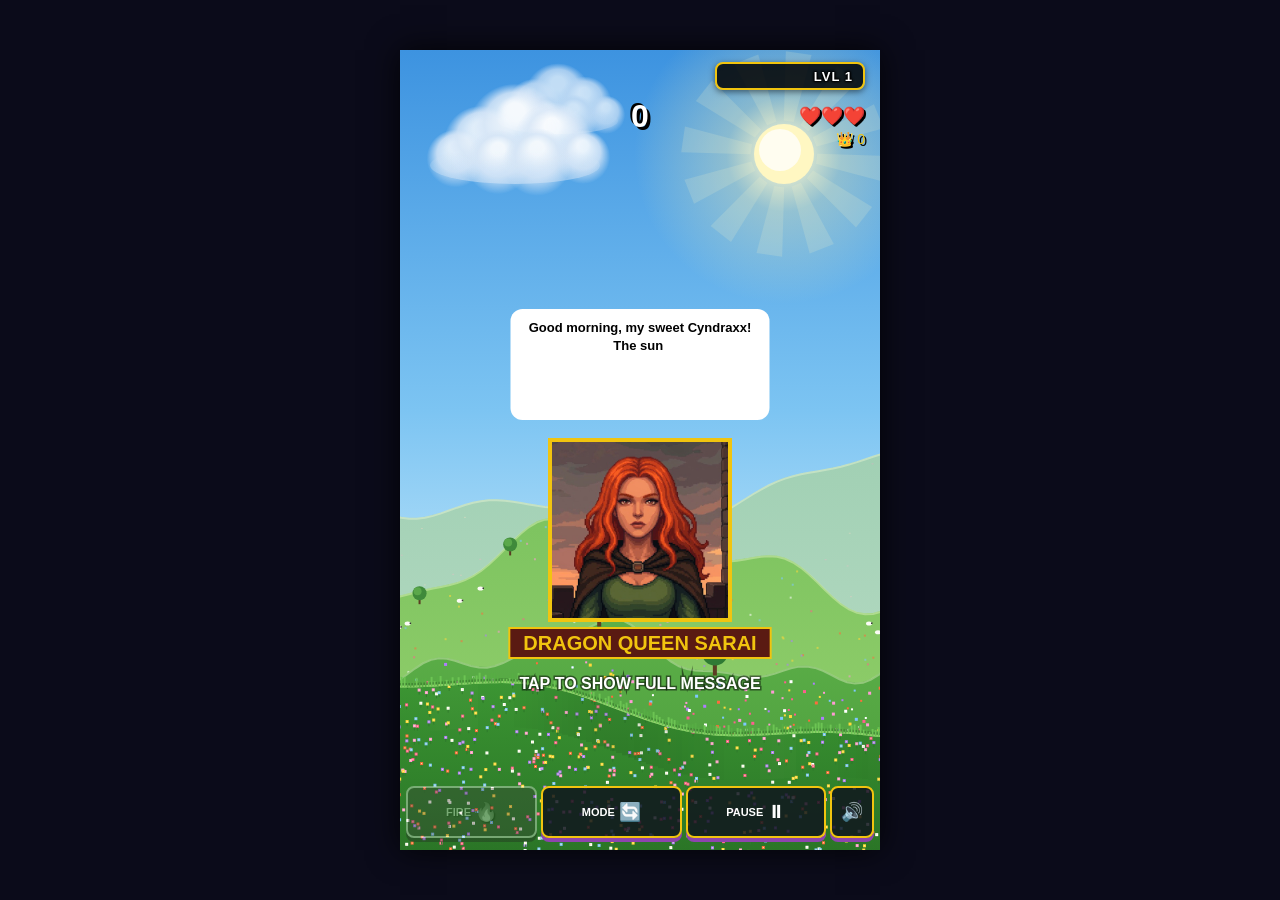
<file: index.html>
<!DOCTYPE html>
<html lang="en">
<head>
  <meta charset="UTF-8">
  <meta name="viewport" content="width=device-width, initial-scale=1.0, maximum-scale=1.0, user-scalable=no">
  <title>Flappy Dragon Conqueror</title>
  <link rel="manifest" href="manifest.json">
  <meta name="theme-color" content="#0b0b1a">
  <link rel="stylesheet" href="src/style.css">
</head>
<body>

<!-- Level & Cutscene Audio Tracks -->
  <audio id="bgMusic" src="assets/audio/battleground_remastered.mp3" loop preload="auto"></audio>
  <audio id="uiMusic" src="assets/audio/EpicOrchestralFantasy.mp3" loop preload="auto"></audio>
  <audio id="cutsceneMusic" src="assets/audio/Dark Descent.mp3" loop preload="auto"></audio>

  <!-- Sound Effects Preload (Only existing files) -->
  <audio id="sfxBoost" src="assets/audio/wings_flap_large.flac" preload="auto"></audio>
  <audio id="sfxRockBreak" src="assets/audio/rock_breaking.flac" preload="auto"></audio>
  <audio id="sfxArrow" src="assets/audio/swish_3.wav" preload="auto"></audio>
  <audio id="sfxBoulder" src="assets/audio/cannon_01.ogg" preload="auto"></audio>

  <!-- Celebration Audio Elements -->
  <audio id="sfxFireworks" src="assets/audio/fw_loop.ogg" preload="auto"></audio>

  <!-- Royal Entrance Audio Elements -->
  <audio id="sfxQueenEntrance" src="assets/audio/lets_go_i_cant_stand_another_minute_here.ogg" preload="auto"></audio>
  <audio id="sfxKingEntrance" src="assets/audio/ogalaughter_2.ogg" preload="auto"></audio>

  <div id="game-container">
    <canvas id="gameCanvas"></canvas>
   
    <div class="level-progress-badge">
      <div id="progressBarFill" class="level-progress-fill"></div>
      <div id="levelBadge" class="level-progress-text">LVL 1</div>
    </div>

    <div id="scoreDisplay" class="score-display">0</div>
    <div id="heartsDisplay" class="hearts-display">
      <div id="heartsText">❤️❤️❤️</div>
      <div id="headsText" style="font-size: 14px; color: #f1c40f; margin-top: 2px;">👑 0</div>
    </div>

    <div id="bottomControlsBar" class="bottom-controls-bar">
      <button id="manualFireBtn" class="action-btn fire-btn">FIRE <span class="btn-symbol">🔥</span></button>
      <button id="toggleFireModeBtn" class="action-btn active">MODE <span class="btn-symbol-large">🔄</span></button>
      <button id="pauseBtn" class="action-btn">PAUSE <span class="btn-symbol">⏸</span></button>
      <button id="soundBtn" class="action-btn sound-toggle-btn">🔊</button>
    </div>

<div id="pauseModal" class="modal-overlay" style="display: none;">
  <div class="modal-box" style="max-width: 420px; padding: 24px;">
    <div class="modal-title" style="font-size: 24px; margin-bottom: 16px;">GAME PAUSED</div>
    
    <p style="font-size: 13px; color: #ccc; margin-bottom: 6px;">Your save code:</p>
    <div id="saveCodeDisplay" class="save-code-box" style="font-size: 20px; white-space: nowrap; padding: 14px; margin-bottom: 20px;">----&#8209;----&#8209;----</div>
    
    <div style="display: flex; flex-direction: column; gap: 12px; width: 100%;">
      <button id="copyCodeBtn" class="action-btn modal-btn">COPY SAVE CODE 📋</button>
      <button id="closeSaveModalBtn" class="action-btn modal-btn" style="background: #2ecc71; border-color: #fff; box-shadow: 0 4px 0 #27ae60;">◀️ RETURN</button>
    </div>
  </div>
</div>

    <div id="shareModal" class="modal-overlay" style="display: none;">
      <div class="modal-box">
        <div class="modal-title">SHARE VICTORY POST</div>
        <canvas id="shareCanvas" width="800" height="800"></canvas>
        <div style="display: flex; gap: 8px;">
          <button id="downloadShareBtn" class="action-btn" style="background: #2ecc71; border-color: #fff; box-shadow: 0 4px 0 #27ae60;">DOWNLOAD PHOTO</button>
          <button id="closeShareModalBtn" class="action-btn" style="background: #e74c3c; border-color: #fff; box-shadow: 0 4px 0 #c0392b;">CLOSE</button>
        </div>
      </div>
    </div>

    <div id="loadModal" class="modal-overlay" style="display: none;">
      <div class="modal-box">
        <div class="modal-title">LOAD GAME</div>
        <p style="font-size: 12px; color: #ccc;">Enter save code:</p>
        <input type="text" id="loadCodeInput" class="save-input-box" maxlength="16" placeholder="XXXX-XXXX-XXXX" autocapitalize="characters" autocomplete="off" spellcheck="false">
        <div style="display: flex; gap: 8px;">
          <button id="cancelLoadBtn" class="action-btn" style="background: #e74c3c; border-color: #fff; box-shadow: 0 4px 0 #c0392b;">CANCEL</button>
          <button id="confirmLoadBtn" class="action-btn" style="background: #2ecc71; border-color: #fff; box-shadow: 0 4px 0 #27ae60;">LOAD</button>
        </div>
      </div>
    </div>
  </div>

  <!-- Classic scripts (no ES modules) so index.html works from file:///. Order matters. -->
  <script src="src/js/config.js"></script>
  <script src="src/js/audio.js"></script>
  <script src="src/js/ui.js"></script>
  <script src="src/js/entities.js"></script>
  <script src="src/js/input.js"></script>
  <script src="src/js/render-sky.js"></script>
  <script src="src/js/render-world.js"></script>
  <script src="src/js/render-characters.js"></script>
  <script src="src/js/render-dragon.js"></script>
  <script src="src/js/render-enemies.js"></script>
  <script src="src/js/render-people.js"></script>
  <script src="src/js/render-masonry.js"></script>
  <script src="src/js/effects.js"></script>
  <script src="src/js/screens.js"></script>
  <script src="src/js/boss.js"></script>
  <script src="src/js/boss-update.js"></script>
  <script src="src/js/boss-render.js"></script>
  <script src="src/js/boss-intro.js"></script>
  <script src="src/js/knights.js"></script>
  <script src="src/js/treasure.js"></script>
  <script src="src/js/prologue.js"></script>
  <script src="src/js/render-prologue.js"></script>
  <script src="src/js/cathedral.js"></script>
  <script src="src/js/render-cathedral.js"></script>
  <script src="src/js/boss-fall.js"></script>
  <script src="src/js/cave.js"></script>
  <script src="src/js/render-cave.js"></script>
  <script src="src/js/main.js"></script>
</body>
</html>
</file>
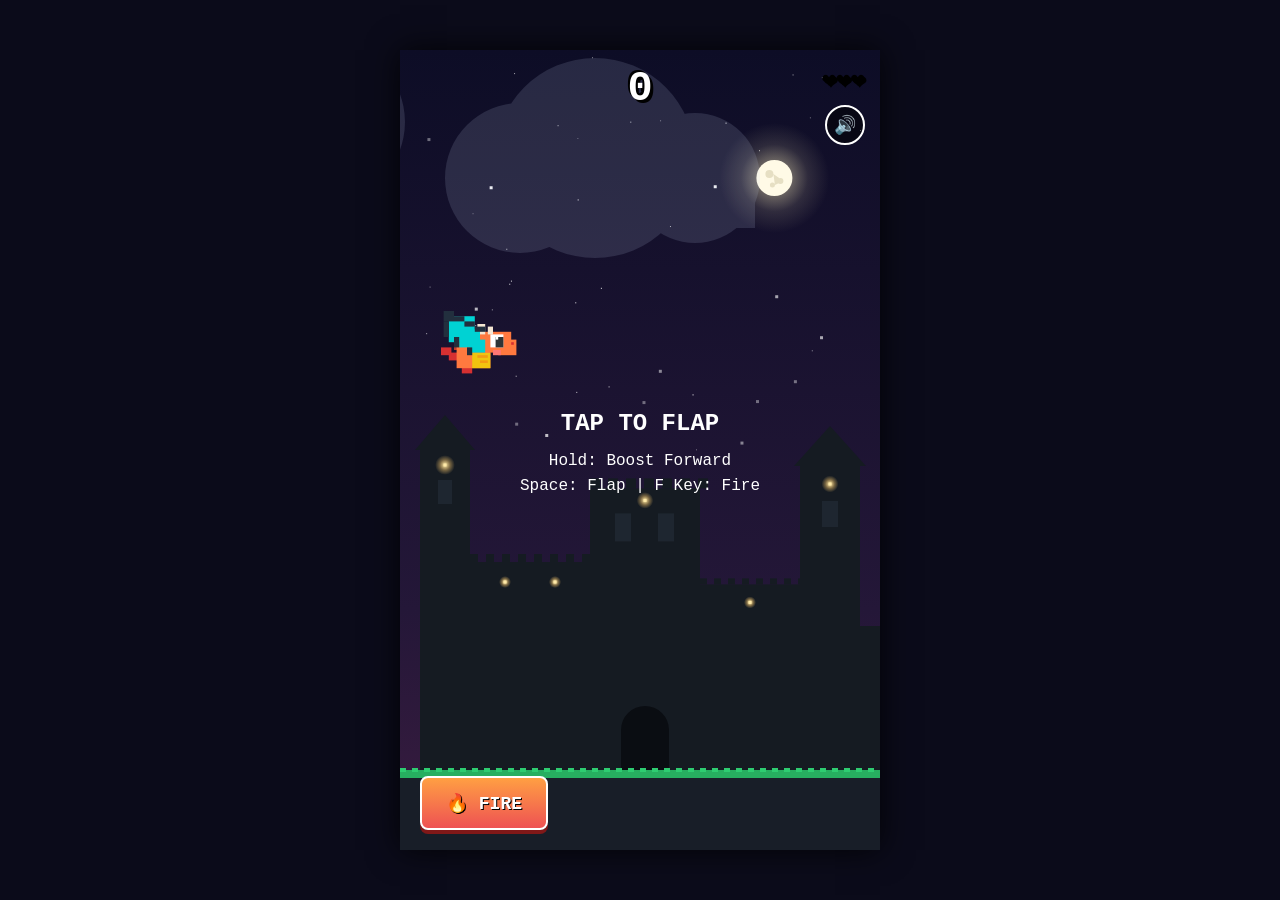
<file: flappy real.html>
<!DOCTYPE html>
<html lang="en">
<head>
  <meta charset="UTF-8">
  <meta name="viewport" content="width=device-width, initial-scale=1.0, maximum-scale=1.0, user-scalable=no">
  <title>Flappy Flame Arcade</title>
  <style>
    * {
      box-sizing: border-box;
      user-select: none;
      -webkit-user-select: none;
      -webkit-tap-highlight-color: transparent;
      margin: 0;
      padding: 0;
    }
    body, html {
      width: 100%;
      height: 100%;
      overflow: hidden;
      background-color: #0b0b1a;
      font-family: 'Courier New', Courier, monospace;
      display: flex;
      justify-content: center;
      align-items: center;
      touch-action: manipulation;
    }
    #game-container {
      position: relative;
      width: 100%;
      max-width: 480px;
      height: 100%;
      max-height: 800px;
      background: #0f0f2d;
      box-shadow: 0 0 30px rgba(0,0,0,0.8);
      overflow: hidden;
      cursor: pointer;
      touch-action: manipulation;
    }
    canvas {
      display: block;
      width: 100%;
      height: 100%;
      image-rendering: pixelated;
    }
    .score-display {
      position: absolute;
      top: 15px;
      width: 100%;
      text-align: center;
      font-size: 42px;
      font-weight: bold;
      color: #fff;
      text-shadow: 3px 3px 0px #000, -2px -2px 0px #000;
      pointer-events: none;
      z-index: 10;
    }
    .hearts-display {
      position: absolute;
      top: 15px;
      right: 15px;
      font-size: 24px;
      z-index: 20;
      pointer-events: none;
      text-shadow: 2px 2px 0 #000;
    }
    .sound-toggle {
      position: absolute;
      top: 55px;
      right: 15px;
      background: rgba(0,0,0,0.5);
      border: 2px solid #fff;
      color: #fff;
      border-radius: 50%;
      width: 40px;
      height: 40px;
      display: flex;
      justify-content: center;
      align-items: center;
      font-size: 18px;
      cursor: pointer;
      z-index: 20;
    }
    .fire-toggle {
      position: absolute;
      bottom: 20px;
      left: 20px;
      background: linear-gradient(180deg, #ff9f43 0%, #ee5253 100%);
      border: 2px solid #fff;
      color: #fff;
      border-radius: 8px;
      padding: 14px 24px;
      font-size: 18px;
      font-weight: bold;
      font-family: inherit;
      cursor: pointer;
      z-index: 20;
      box-shadow: 0 4px 0 #801818;
      text-shadow: 1px 1px 0 #000;
    }
    .fire-toggle:active {
      transform: translateY(2px);
      box-shadow: 0 2px 0 #801818;
    }
  </style>
</head>
<body>

  <div id="game-container">
    <canvas id="gameCanvas"></canvas>
   
    <div id="scoreDisplay" class="score-display">0</div>
    <div id="heartsDisplay" class="hearts-display">❤️❤️❤️</div>
    <button id="soundBtn" class="sound-toggle">🔊</button>
    <button id="fireBtn" class="fire-toggle">🔥 FIRE</button>
  </div>

  <script>
    class SoundEngine {
      constructor() {
        this.ctx = null;
        this.muted = false;
        this.musicTimer = null;
        this.step = 0;
        this.lastWhooshTime = 0;
      }
      init() {
        if (!this.ctx) {
          const AudioContext = window.AudioContext || window.webkitAudioContext;
          this.ctx = new AudioContext();
        }
        if (this.ctx.state === 'suspended') {
          this.ctx.resume();
        }
      }
      playTone(freq, type, duration, startVol = 0.1, endVol = 0) {
        if (this.muted || !this.ctx || freq === 0) return;
        try {
          const osc = this.ctx.createOscillator();
          const gain = this.ctx.createGain();
          osc.type = type;
          osc.frequency.setValueAtTime(freq, this.ctx.currentTime);
          gain.gain.setValueAtTime(startVol, this.ctx.currentTime);
          gain.gain.exponentialRampToValueAtTime(Math.max(endVol, 0.0001), this.ctx.currentTime + duration);
          osc.connect(gain);
          gain.connect(this.ctx.destination);
          osc.start();
          osc.stop(this.ctx.currentTime + duration);
        } catch(e) {}
      }

      playKick(vol = 0.2) {
        if (this.muted || !this.ctx) return;
        try {
          const osc = this.ctx.createOscillator();
          const gain = this.ctx.createGain();
          osc.type = 'sine';
          osc.frequency.setValueAtTime(160, this.ctx.currentTime);
          osc.frequency.exponentialRampToValueAtTime(30, this.ctx.currentTime + 0.12);
          gain.gain.setValueAtTime(vol, this.ctx.currentTime);
          gain.gain.exponentialRampToValueAtTime(0.001, this.ctx.currentTime + 0.12);
          osc.connect(gain);
          gain.connect(this.ctx.destination);
          osc.start();
          osc.stop(this.ctx.currentTime + 0.12);
        } catch(e) {}
      }

      playSnare(pitch = 300, vol = 0.15) {
        if (this.muted || !this.ctx) return;
        try {
          const bufferSize = this.ctx.sampleRate * 0.1;
          const buffer = this.ctx.createBuffer(1, bufferSize, this.ctx.sampleRate);
          const data = buffer.getChannelData(0);
          for (let i = 0; i < bufferSize; i++) {
            data[i] = Math.random() * 2 - 1;
          }

          const noise = this.ctx.createBufferSource();
          noise.buffer = buffer;

          const filter = this.ctx.createBiquadFilter();
          filter.type = 'highpass';
          filter.frequency.setValueAtTime(pitch, this.ctx.currentTime);

          const gain = this.ctx.createGain();
          gain.gain.setValueAtTime(vol, this.ctx.currentTime);
          gain.gain.exponentialRampToValueAtTime(0.001, this.ctx.currentTime + 0.1);

          noise.connect(filter);
          filter.connect(gain);
          gain.connect(this.ctx.destination);

          noise.start();
          noise.stop(this.ctx.currentTime + 0.1);
        } catch(e) {}
      }

      playTom(freq = 120, vol = 0.15) {
        if (this.muted || !this.ctx) return;
        try {
          const osc = this.ctx.createOscillator();
          const gain = this.ctx.createGain();
          osc.type = 'sine';
          osc.frequency.setValueAtTime(freq, this.ctx.currentTime);
          osc.frequency.exponentialRampToValueAtTime(freq * 0.4, this.ctx.currentTime + 0.15);
          gain.gain.setValueAtTime(vol, this.ctx.currentTime);
          gain.gain.exponentialRampToValueAtTime(0.001, this.ctx.currentTime + 0.15);
          osc.connect(gain);
          gain.connect(this.ctx.destination);
          osc.start();
          osc.stop(this.ctx.currentTime + 0.15);
        } catch(e) {}
      }

      playHiHat(open = false) {
        if (this.muted || !this.ctx) return;
        try {
          const dur = open ? 0.15 : 0.04;
          const bufferSize = this.ctx.sampleRate * dur;
          const buffer = this.ctx.createBuffer(1, bufferSize, this.ctx.sampleRate);
          const data = buffer.getChannelData(0);
          for (let i = 0; i < bufferSize; i++) {
            data[i] = Math.random() * 2 - 1;
          }

          const noise = this.ctx.createBufferSource();
          noise.buffer = buffer;

          const filter = this.ctx.createBiquadFilter();
          filter.type = 'highpass';
          filter.frequency.setValueAtTime(7000, this.ctx.currentTime);

          const gain = this.ctx.createGain();
          gain.gain.setValueAtTime(0.05, this.ctx.currentTime);
          gain.gain.exponentialRampToValueAtTime(0.001, this.ctx.currentTime + dur);

          noise.connect(filter);
          filter.connect(gain);
          gain.connect(this.ctx.destination);

          noise.start();
          noise.stop(this.ctx.currentTime + dur);
        } catch(e) {}
      }

      playTechnoSynth(freq, duration, type = 'sawtooth') {
        if (this.muted || !this.ctx || freq === 0) return;
        try {
          const osc = this.ctx.createOscillator();
          const filter = this.ctx.createBiquadFilter();
          const gain = this.ctx.createGain();

          osc.type = type;
          osc.frequency.setValueAtTime(freq, this.ctx.currentTime);

          filter.type = 'lowpass';
          filter.frequency.setValueAtTime(1200, this.ctx.currentTime);
          filter.frequency.exponentialRampToValueAtTime(300, this.ctx.currentTime + duration);

          gain.gain.setValueAtTime(0.08, this.ctx.currentTime);
          gain.gain.exponentialRampToValueAtTime(0.001, this.ctx.currentTime + duration);

          osc.connect(filter);
          filter.connect(gain);
          gain.connect(this.ctx.destination);
          osc.start();
          osc.stop(this.ctx.currentTime + duration);
        } catch(e) {}
      }

      whoosh() {
        if (this.muted || !this.ctx) return;
        const now = Date.now();
        if (now - this.lastWhooshTime < 220) return;
        this.lastWhooshTime = now;

        try {
          const bufferSize = this.ctx.sampleRate * 0.25;
          const buffer = this.ctx.createBuffer(1, bufferSize, this.ctx.sampleRate);
          const data = buffer.getChannelData(0);
          for (let i = 0; i < bufferSize; i++) {
            data[i] = Math.random() * 2 - 1;
          }

          const noise = this.ctx.createBufferSource();
          noise.buffer = buffer;

          const filter = this.ctx.createBiquadFilter();
          filter.type = 'bandpass';
          filter.frequency.setValueAtTime(200, this.ctx.currentTime);
          filter.frequency.exponentialRampToValueAtTime(1200, this.ctx.currentTime + 0.12);
          filter.frequency.exponentialRampToValueAtTime(150, this.ctx.currentTime + 0.25);
          filter.Q.value = 1.2;

          const gain = this.ctx.createGain();
          gain.gain.setValueAtTime(0.01, this.ctx.currentTime);
          gain.gain.linearRampToValueAtTime(0.22, this.ctx.currentTime + 0.1);
          gain.gain.exponentialRampToValueAtTime(0.001, this.ctx.currentTime + 0.25);

          noise.connect(filter);
          filter.connect(gain);
          gain.connect(this.ctx.destination);

          noise.start();
          noise.stop(this.ctx.currentTime + 0.25);
        } catch(e) {}
      }

      fireRoar() {
        if (this.muted || !this.ctx) return;
        try {
          const bufferSize = this.ctx.sampleRate * 0.35;
          const buffer = this.ctx.createBuffer(1, bufferSize, this.ctx.sampleRate);
          const data = buffer.getChannelData(0);
          for (let i = 0; i < bufferSize; i++) {
            data[i] = Math.random() * 2 - 1;
          }

          const noise = this.ctx.createBufferSource();
          noise.buffer = buffer;

          const filter = this.ctx.createBiquadFilter();
          filter.type = 'lowpass';
          filter.frequency.setValueAtTime(600, this.ctx.currentTime);
          filter.frequency.exponentialRampToValueAtTime(150, this.ctx.currentTime + 0.35);

          const osc = this.ctx.createOscillator();
          osc.type = 'sawtooth';
          osc.frequency.setValueAtTime(90, this.ctx.currentTime);
          osc.frequency.linearRampToValueAtTime(40, this.ctx.currentTime + 0.35);

          const gain = this.ctx.createGain();
          gain.gain.setValueAtTime(0.25, this.ctx.currentTime);
          gain.gain.exponentialRampToValueAtTime(0.001, this.ctx.currentTime + 0.35);

          noise.connect(filter);
          filter.connect(gain);
          osc.connect(gain);
          gain.connect(this.ctx.destination);

          noise.start();
          osc.start();
          noise.stop(this.ctx.currentTime + 0.35);
          osc.stop(this.ctx.currentTime + 0.35);
        } catch(e) {}
      }

      boulderLaunch() {
        if (this.muted || !this.ctx) return;
        this.playTone(180, 'sawtooth', 0.2, 0.25);
        setTimeout(() => this.playTone(90, 'triangle', 0.15, 0.2), 60);
      }

      flap() {
        if (this.muted || !this.ctx) return;
        this.playTone(440, 'triangle', 0.08, 0.15);
      }
      score() {
        if (this.muted || !this.ctx) return;
        this.playTone(523.25, 'square', 0.08, 0.1);
        setTimeout(() => this.playTone(659.25, 'square', 0.12, 0.1), 80);
      }
      heartPickup() {
        if (this.muted || !this.ctx) return;
        this.playTone(587.33, 'sine', 0.1, 0.2);
        setTimeout(() => this.playTone(880.00, 'sine', 0.25, 0.25), 80);
      }
      powerup() {
        if (this.muted || !this.ctx) return;
        this.playTone(523.25, 'sine', 0.15, 0.2);
        setTimeout(() => this.playTone(659.25, 'sine', 0.15, 0.2), 80);
        setTimeout(() => this.playTone(783.99, 'sine', 0.15, 0.2), 160);
        setTimeout(() => this.playTone(1046.50, 'sine', 0.3, 0.3), 240);
      }
      hit() {
        if (this.muted || !this.ctx) return;
        this.playTone(110, 'sawtooth', 0.25, 0.25);
      }
      knightHit() {
        if (this.muted || !this.ctx) return;
        this.playTone(784, 'square', 0.1, 0.15);
      }

      startChiptune() {
        if (this.musicTimer) return;
        
        const A2 = 110.00, C3 = 130.81, D3 = 146.83, E3 = 164.81, F3 = 174.61, G3 = 196.00, Bb2 = 116.54;
        const A3 = 220.00, C4 = 261.63, E4 = 329.63;
        const A4 = 440.00, C5 = 523.25, D5 = 587.33, E5 = 659.25, F5 = 698.46, G5 = 783.99, A5 = 880.00, B5 = 987.77, D6 = 1174.66;

        const bassline = [
          A2, A2, C3, A2, D3, A2, E3, G3, A2, A2, F3, A2, E3, D3, C3, G3,
          Bb2, Bb2, D3, Bb2, E3, Bb2, F3, A2, Bb2, Bb2, G3, Bb2, A2, C3, E3, G3
        ];
        const lead = [
          A4, 0, C5, 0, E5, D5, C5, 0, G5, 0, E5, D5, C5, D5, E5, 0,
          A5, 0, G5, 0, E5, D5, C5, E5, D5, C5, A4, 0, C5, D5, A4, 0
        ];

        const partA_ArpFlourish = [0, 0, E5, G5, B5, D6, 0, 0]; 
        const partB_OctaveBass = [A2, A3, C3, C4, D3, A2, E3, E4];
        const partC_CounterLead = [G5, 0, F5, 0, E5, D5, C5, 0];

        this.step = 0;
        this.musicTimer = setInterval(() => {
          if (!this.muted && this.ctx && state === 'PLAYING') {
            const currentMeasure = Math.floor(this.step / 32) % 40; 
            const subIndex = this.step % 8;

            let isDrumBreakdown = false;

            if (currentMeasure >= 10 && currentMeasure < 15) {
              isDrumBreakdown = true;
              if (this.step % 2 === 0) this.playHiHat(false);
              if (this.step % 4 === 0) this.playKick(0.25);
              if (subIndex === 2 || subIndex === 3 || subIndex === 6 || subIndex === 7) {
                this.playSnare(500 + subIndex * 120, 0.18);
              }
            }
            else if (currentMeasure >= 22 && currentMeasure < 27) {
              isDrumBreakdown = true;
              if (subIndex === 0 || subIndex === 4) this.playKick(0.35);
              if (subIndex === 2 || subIndex === 6) this.playSnare(200, 0.22);
              if (subIndex === 7) this.playHiHat(true);
            }
            else if (currentMeasure >= 34 && currentMeasure < 39) {
              isDrumBreakdown = true;
              if (subIndex === 0) this.playKick(0.25);
              if (subIndex === 2 || subIndex === 5) this.playTom(150, 0.2);
              if (subIndex === 3 || subIndex === 7) this.playTom(220, 0.18);
              if (subIndex % 2 === 1) this.playHiHat(subIndex === 7);
            }
            else if (this.step % 4 === 0) {
              this.playKick();
            }

            if (!isDrumBreakdown) {
              let bNote = bassline[this.step % bassline.length];
              let lNote = lead[this.step % lead.length];

              if (currentMeasure % 6 === 2) {
                bNote = partB_OctaveBass[subIndex];
              }

              this.playTechnoSynth(bNote, 0.12, 'sawtooth');

              if (currentMeasure % 6 === 3 && partA_ArpFlourish[subIndex] > 0) {
                this.playTechnoSynth(partA_ArpFlourish[subIndex], 0.08, 'triangle');
              }

              if (currentMeasure % 6 === 4 && partC_CounterLead[subIndex] > 0) {
                this.playTechnoSynth(partC_CounterLead[subIndex], 0.11, 'sine');
              } else if (lNote > 0) {
                this.playTechnoSynth(lNote, 0.1, 'square');
              }
            }

            this.step++;
          }
        }, 135);
      }

      stopChiptune() {
        if (this.musicTimer) {
          clearInterval(this.musicTimer);
          this.musicTimer = null;
        }
      }
    }

    const sound = new SoundEngine();

    const container = document.getElementById('game-container');
    const canvas = document.getElementById('gameCanvas');
    const ctx = canvas.getContext('2d');

    const scoreDisplay = document.getElementById('scoreDisplay');
    const heartsDisplay = document.getElementById('heartsDisplay');
    const soundBtn = document.getElementById('soundBtn');
    const fireBtn = document.getElementById('fireBtn');

    let state = 'START';
    let score = 0;
    let lives = 3;
    let invulnerableTimer = 0;
    let isHoldingAction = false;
    let holdTimer = 0;
    let backgroundParallaxX = 0;

    // --- KHALEESI INVINCIBILITY STATE ---
    let khaleesiMounted = false;
    let khaleesiTimer = 0;
    const KHALEESI_MAX_TIME = 600; // ~10 seconds extended invincibility

    let width, height;
    function resize() {
      width = container.clientWidth;
      height = container.clientHeight;
      canvas.width = width;
      canvas.height = height;
    }
    window.addEventListener('resize', resize);
    resize();

    const dragon = {
      x: 80,
      targetX: 80,
      baseX: 80,
      y: 300,
      velocity: 0,
      vx: 0,
      gravity: 0.24,
      jump: -5.4,
      size: 44,
      wingState: 0
    };

    const stars = Array.from({ length: 45 }, () => ({
      x: Math.random() * 500,
      y: Math.random() * 400,
      size: Math.random() < 0.2 ? 3 : 1,
      speed: 0.1 + Math.random() * 0.2,
      alpha: 0.3 + Math.random() * 0.7
    }));

    let obstacles = [];
    let particles = [];
    let flames = [];
    let knights = [];
    let khaleesis = [];
    let trebuchets = [];
    let trebuchetBoulders = [];
    let collectableHearts = [];
    let floatingTexts = [];
    let groundFlames = [];
    let blackDebris = [];
    const groundHeight = 80;

    const stonePalette = { main: '#2c3e50', dark: '#1a252f', light: '#3e5871' };
    const charPalette = { main: '#11161d', dark: '#080b0e', light: '#222f3d' };

    function addScore(pts) {
      const multiplier = khaleesiMounted ? 2 : 1;
      const totalPts = pts * multiplier;
      score += totalPts;
      scoreDisplay.innerText = score;
      return totalPts;
    }

    function updateHeartsDisplay() {
      let str = '';
      for (let i = 0; i < 3; i++) {
        str += i < lives ? '❤️' : '🖤';
      }
      heartsDisplay.innerText = str;
    }

    function resetGame() {
      dragon.x = 80;
      dragon.targetX = 80;
      dragon.vx = 0;
      dragon.y = height * 0.4;
      dragon.velocity = 0;
      dragon.wingState = 0;
      score = 0;
      lives = 3;
      invulnerableTimer = 0;
      khaleesiMounted = false;
      khaleesiTimer = 0;
      obstacles = [];
      particles = [];
      flames = [];
      knights = [];
      khaleesis = [];
      trebuchets = [];
      trebuchetBoulders = [];
      collectableHearts = [];
      floatingTexts = [];
      groundFlames = [];
      blackDebris = [];
      isHoldingAction = false;
      holdTimer = 0;
      backgroundParallaxX = 0;
      scoreDisplay.innerText = '0';
      updateHeartsDisplay();
    }

    function spawnObstacle() {
      const lastObstacle = obstacles[obstacles.length - 1];
      const minGapDistance = 260;
      if (lastObstacle && (width - lastObstacle.x) < (lastObstacle.baseWidth + minGapDistance)) {
        return;
      }

      const minGap = 250;
      const maxGap = 310;
      const gapHeight = Math.floor(Math.random() * (maxGap - minGap + 1)) + minGap;

      const minTop = 40;
      const maxTop = Math.max(40, height - groundHeight - gapHeight - 40);
      const topHeight = Math.floor(Math.random() * (maxTop - minTop + 1)) + minTop;

      let type = Math.random() < 0.2 ? 'mega' : (Math.random() < 0.5 ? 'wide' : 'normal');
      let obsWidth = type === 'wide' ? 140 : (type === 'mega' ? 560 : 80);

      const isLarge = obsWidth >= 120;
      const hasLargeArch = isLarge && Math.random() < 0.8;
      const hasRubble = Math.random() < 0.6;

      const newObs = {
        x: width,
        width: obsWidth,
        baseWidth: type === 'mega' ? 580 : (type === 'wide' ? 150 : 96),
        topHeight: topHeight,
        bottomY: topHeight + gapHeight,
        passed: false,
        type: type,
        surfaceFlames: [],
        hasLargeArch: hasLargeArch,
        hasRubble: hasRubble,

        burnFullTimer: 0,
        charProgress: 0,
        isCharred: false,
        topIsCharred: false,
        charredAwarded: false
      };

      obstacles.push(newObs);

      let hasKhaleesiOnTower = false;

      // --- SPAWN GOOD KHALEESI FIGURE (5% RARE SPAWN) ---
      if (Math.random() < 0.05 && (height - groundHeight - newObs.bottomY) > 30) {
        hasKhaleesiOnTower = true;
        khaleesis.push({
          obsRef: newObs,
          relX: 10 + Math.random() * Math.max(10, obsWidth - 26),
          direction: Math.random() < 0.5 ? 1 : -1,
          rescued: false
        });
      }

      // --- RARE FLOATING SKY HEARTS (10% Chance) ---
      if (Math.random() < 0.10) {
        const skyY = topHeight + (gapHeight / 2) + (Math.random() - 0.5) * (gapHeight * 0.4);
        collectableHearts.push({
          x: width + (obsWidth / 2),
          y: Math.max(50, Math.min(height - groundHeight - 50, skyY)),
          baseY: skyY,
          bobPhase: Math.random() * Math.PI * 2,
          radius: 18,
          collected: false
        });
      }

      // --- SPAWN GROUND TREBUCHET ON WHEELS (45% Chance) ---
      if (Math.random() < 0.45) {
        trebuchets.push({
          x: width + obsWidth + 40 + Math.random() * 80,
          shootCooldown: 80 + Math.random() * 60,
          armAngle: -0.4,
          isFiringAnim: false
        });
      }

      // --- SPAWN PATROLLING KNIGHT ON BOTTOM TOWER (NEVER IF KHALEESI IS PRESENT) ---
      if (!hasKhaleesiOnTower && Math.random() < 0.85 && (height - groundHeight - newObs.bottomY) > 30) {
        knights.push({
          obsRef: newObs,
          relX: 10 + Math.random() * Math.max(10, obsWidth - 36),
          direction: Math.random() < 0.5 ? 1 : -1,
          state: 'ALIVE',
          burnTimer: 0,
          knockbackVelocity: 0,
          stunTimer: 0,
          fallYOffset: 0,
          fallVelocityY: 0,
          rotation: 0,
          pointAwarded: false
        });
      }
    }

    function shootFire() {
      if (state !== 'PLAYING') return;
      sound.fireRoar();
     
      const fireworkColors = ['#f1c40f', '#e74c3c', '#ff7675', '#ff9f43', '#ffffff'];

      for (let i = 0; i < 6; i++) {
        const color = fireworkColors[Math.floor(Math.random() * fireworkColors.length)];
        flames.push({
          x: dragon.x + 35,
          y: dragon.y - 4 + (Math.random() - 0.5) * 10,
          vx: 16.0 + Math.random() * 8.0,
          vy: 1.0 + (Math.random() - 0.4) * 3.0,
          dragX: 0.985,
          gravity: 0.12,
          size: 14 + Math.random() * 10,
          life: 110,
          maxLife: 110,
          color: color
        });
      }
    }

    function handlePressStart(e) {
      if (e) {
        if (e.target && (e.target.id === 'soundBtn' || e.target.id === 'fireBtn')) return;
        if (e.cancelable) e.preventDefault();
      }
      sound.init();
      sound.startChiptune();

      if (state === 'START' || state === 'GAMEOVER') {
        resetGame();
        state = 'PLAYING';
        dragon.velocity = dragon.jump;
        dragon.wingState = 1.0;
        sound.flap();
      } else if (state === 'PLAYING') {
        dragon.velocity = dragon.jump;
        dragon.wingState = 1.0;
        sound.flap();
        isHoldingAction = true;
        holdTimer = 0;
      }
    }

    function handlePressEnd(e) {
      isHoldingAction = false;
      holdTimer = 0;
    }

    container.addEventListener('touchstart', handlePressStart, { passive: false });
    container.addEventListener('touchend', handlePressEnd);
    container.addEventListener('mousedown', handlePressStart);
    container.addEventListener('mouseup', handlePressEnd);

    window.addEventListener('keydown', (e) => {
      if (e.code === 'Space' && !e.repeat) {
        e.preventDefault();
        handlePressStart();
      } else if (e.code === 'KeyF' && !e.repeat) {
        e.preventDefault();
        shootFire();
      }
    });

    window.addEventListener('keyup', (e) => {
      if (e.code === 'Space') {
        handlePressEnd();
      }
    });

    soundBtn.addEventListener('click', (e) => {
      e.stopPropagation();
      sound.muted = !sound.muted;
      soundBtn.innerText = sound.muted ? '🔇' : '🔊';
    });

    fireBtn.addEventListener('click', (e) => {
      e.stopPropagation();
      shootFire();
    });

    function drawNightSky() {
      const skyGradient = ctx.createLinearGradient(0, 0, 0, height);
      skyGradient.addColorStop(0, '#0d0d26');
      skyGradient.addColorStop(0.7, '#241738');
      skyGradient.addColorStop(1, '#3a1c40');
      ctx.fillStyle = skyGradient;
      ctx.fillRect(0, 0, width, height);

      ctx.fillStyle = '#ffffff';
      stars.forEach(s => {
        ctx.globalAlpha = s.alpha;
        ctx.fillRect(s.x, s.y, s.size, s.size);
        if (state === 'PLAYING') {
          s.x -= s.speed * (khaleesiMounted ? 2.2 : 1.0);
          if (s.x < 0) s.x = width;
        }
      });
      ctx.globalAlpha = 1.0;
    }

    function drawMoon() {
      const moonX = width * 0.78;
      const moonY = height * 0.16;

      const glow = ctx.createRadialGradient(moonX, moonY, 12, moonX, moonY, 55);
      glow.addColorStop(0, 'rgba(255, 243, 191, 0.45)');
      glow.addColorStop(0.5, 'rgba(255, 243, 191, 0.12)');
      glow.addColorStop(1, 'rgba(255, 243, 191, 0)');
      ctx.fillStyle = glow;
      ctx.beginPath();
      ctx.arc(moonX, moonY, 55, 0, Math.PI * 2);
      ctx.fill();

      ctx.fillStyle = '#fffae6';
      ctx.beginPath();
      ctx.arc(moonX, moonY, 18, 0, Math.PI * 2);
      ctx.fill();

      ctx.fillStyle = '#e6dfc3';
      ctx.beginPath();
      ctx.arc(moonX - 5, moonY - 4, 4, 0, Math.PI * 2);
      ctx.arc(moonX + 6, moonY + 3, 3, 0, Math.PI * 2);
      ctx.arc(moonX - 2, moonY + 7, 2.5, 0, Math.PI * 2);
      ctx.fill();
    }

    function drawGiantClouds() {
      const cloudParallax = backgroundParallaxX * 0.15;
      const patternWidth = 1200;
      const startX = -(cloudParallax % patternWidth);

      ctx.fillStyle = 'rgba(200, 210, 240, 0.14)';

      for (let offset = startX - patternWidth; offset < width + patternWidth; offset += patternWidth) {
        ctx.save();
        ctx.translate(offset, 0);

        const cx1 = 120, cy1 = height * 0.16;
        ctx.beginPath();
        ctx.arc(cx1, cy1, 75, 0, Math.PI * 2);
        ctx.arc(cx1 + 75, cy1 - 20, 100, 0, Math.PI * 2);
        ctx.arc(cx1 + 175, cy1, 65, 0, Math.PI * 2);
        ctx.rect(cx1 - 40, cy1, 275, 50);
        ctx.fill();

        const cx2 = 550, cy2 = height * 0.28;
        ctx.beginPath();
        ctx.arc(cx2, cy2, 60, 0, Math.PI * 2);
        ctx.arc(cx2 + 75, cy2 - 15, 80, 0, Math.PI * 2);
        ctx.arc(cx2 + 160, cy2, 60, 0, Math.PI * 2);
        ctx.rect(cx2 - 20, cy2, 225, 45);
        ctx.fill();

        const cx3 = 900, cy3 = height * 0.09;
        ctx.beginPath();
        ctx.arc(cx3, cy3, 90, 0, Math.PI * 2);
        ctx.arc(cx3 + 100, cy3 - 30, 120, 0, Math.PI * 2);
        ctx.arc(cx3 + 225, cy3, 80, 0, Math.PI * 2);
        ctx.rect(cx3 - 50, cy3, 325, 60);
        ctx.fill();

        ctx.restore();
      }
    }

    function drawParallaxCastleBackground() {
      const gY = height - groundHeight;
      const maxCastleH = height * 0.40;
      const baseY = gY;
      const darkGray = '#151b22';
      const highlightGray = '#1e2630';

      ctx.fillStyle = darkGray;

      const patternWidth = 600;
      const startX = -(backgroundParallaxX % patternWidth);

      for (let offset = startX - patternWidth; offset < width + patternWidth; offset += patternWidth) {
        ctx.save();
        ctx.translate(offset, 0);

        const t1X = 20, t1W = 50, t1H = maxCastleH;
        ctx.fillRect(t1X, baseY - t1H, t1W, t1H);
        ctx.beginPath();
        ctx.moveTo(t1X - 5, baseY - t1H);
        ctx.lineTo(t1X + t1W / 2, baseY - t1H - 35);
        ctx.lineTo(t1X + t1W + 5, baseY - t1H);
        ctx.closePath();
        ctx.fill();

        const w1X = 70, w1W = 120, w1H = maxCastleH * 0.65;
        ctx.fillRect(w1X, baseY - w1H, w1W, w1H);

        for (let bx = w1X; bx < w1X + w1W; bx += 16) {
          ctx.fillRect(bx, baseY - w1H - 8, 8, 8);
        }

        const t2X = 190, t2W = 110, t2H = maxCastleH * 0.88;
        ctx.fillRect(t2X, baseY - t2H, t2W, t2H);
        for (let bx = t2X; bx < t2X + t2W; bx += 18) {
          ctx.fillRect(bx, baseY - t2H - 10, 10, 10);
        }
        ctx.fillStyle = '#0a0d12';
        ctx.beginPath();
        ctx.arc(t2X + t2W / 2, baseY - 40, 24, Math.PI, 0);
        ctx.rect(t2X + t2W / 2 - 24, baseY - 40, 48, 40);
        ctx.fill();

        ctx.fillStyle = darkGray;

        const w2X = 300, w2W = 100, w2H = maxCastleH * 0.58;
        ctx.fillRect(w2X, baseY - w2H, w2W, w2H);
        for (let bx = w2X; bx < w2X + w2W; bx += 14) {
          ctx.fillRect(bx, baseY - w2H - 6, 7, 6);
        }

        const t3X = 400, t3W = 60, t3H = maxCastleH * 0.95;
        ctx.fillRect(t3X, baseY - t3H, t3W, t3H);
        ctx.beginPath();
        ctx.moveTo(t3X - 6, baseY - t3H);
        ctx.lineTo(t3X + t3W / 2, baseY - t3H - 40);
        ctx.lineTo(t3X + t3W + 6, baseY - t3H);
        ctx.closePath();
        ctx.fill();

        ctx.fillRect(460, baseY - maxCastleH * 0.45, 140, maxCastleH * 0.45);

        ctx.fillStyle = highlightGray;
        ctx.fillRect(t1X + 18, baseY - t1H + 30, 14, 24);
        ctx.fillRect(t2X + 25, baseY - t2H + 25, 16, 28);
        ctx.fillRect(t2X + 68, baseY - t2H + 25, 16, 28);
        ctx.fillRect(t3X + 22, baseY - t3H + 35, 16, 26);

        const drawPrettyYellowLight = (lx, ly) => {
          const glowRadius = 8 + Math.sin(Date.now() / 250 + lx) * 2;
          const radial = ctx.createRadialGradient(lx, ly, 1, lx, ly, glowRadius);
          radial.addColorStop(0, 'rgba(255, 234, 167, 0.9)');
          radial.addColorStop(0.5, 'rgba(253, 203, 110, 0.4)');
          radial.addColorStop(1, 'rgba(253, 203, 110, 0)');
          ctx.fillStyle = radial;
          ctx.beginPath();
          ctx.arc(lx, ly, glowRadius, 0, Math.PI * 2);
          ctx.fill();

          ctx.fillStyle = '#ffeaa7';
          ctx.fillRect(lx - 1.5, ly - 1.5, 3, 3);
        };

        drawPrettyYellowLight(t1X + 25, baseY - t1H + 15);
        drawPrettyYellowLight(w1X + 35, baseY - w1H + 20);
        drawPrettyYellowLight(w1X + 85, baseY - w1H + 20);
        drawPrettyYellowLight(t2X + 55, baseY - t2H + 12);
        drawPrettyYellowLight(w2X + 50, baseY - w2H + 18);
        drawPrettyYellowLight(t3X + 30, baseY - t3H + 18);
        drawPrettyYellowLight(530, baseY - maxCastleH * 0.45 + 16);

        ctx.restore();
      }
    }

    function drawGround() {
      const gY = height - groundHeight;
      ctx.fillStyle = '#181e28';
      ctx.fillRect(0, gY, width, groundHeight);
      
      ctx.fillStyle = '#27ae60';
      ctx.fillRect(0, gY, width, 8);
      ctx.fillStyle = '#2ecc71';
      for (let x = 0; x < width; x += 12) {
        ctx.fillRect(x, gY - 2, 6, 4);
      }

      const t = Date.now() / 150;
      groundFlames.forEach((gf) => {
        gf.x -= 2.5 * (khaleesiMounted ? 2.2 : 1.0);
        gf.life--;

        const boostMult = gf.boostIntensity || 1.0;
        const flick = Math.sin(t * 2 + gf.x) * (4 * boostMult);

        ctx.fillStyle = '#e74c3c';
        ctx.fillRect(gf.x - 8 * boostMult, gY - (14 * boostMult) + flick, 16 * boostMult, 14 * boostMult);
        ctx.fillStyle = '#f39c12';
        ctx.fillRect(gf.x - 5 * boostMult, gY - (10 * boostMult) + flick, 10 * boostMult, 10 * boostMult);
        ctx.fillStyle = '#f1c40f';
        ctx.fillRect(gf.x - 2 * boostMult, gY - (6 * boostMult) + flick, 4 * boostMult, 6 * boostMult);

        if (gf.boostIntensity > 1.0) gf.boostIntensity *= 0.98;
      });

      groundFlames = groundFlames.filter(gf => gf.life > 0 && gf.x > -20);
    }

    function drawKhaleesiSprite(kx, ky, scale = 1.0) {
      ctx.save();
      ctx.translate(kx, ky);
      ctx.scale(scale, scale);

      // PLATINUM BLONDE BRAIDED HAIR
      ctx.fillStyle = '#f5f6fa';
      ctx.fillRect(-6, -16, 12, 10);
      ctx.fillRect(-8, -12, 16, 6);
      ctx.fillRect(-4, -6, 8, 12);

      // FACE
      ctx.fillStyle = '#f8c291';
      ctx.fillRect(-4, -12, 8, 8);

      // Eyes
      ctx.fillStyle = '#0a3d62';
      ctx.fillRect(1, -10, 2, 2);

      // ICONIC BLUE DRESS
      ctx.fillStyle = '#4a69bd';
      ctx.fillRect(-5, -4, 10, 14);
      ctx.fillStyle = '#1e3799';
      ctx.fillRect(-6, 2, 12, 8);

      // Gold Belt
      ctx.fillStyle = '#f6b93b';
      ctx.fillRect(-5, -1, 10, 2);

      ctx.restore();
    }

    function drawKhaleesis() {
      khaleesis.forEach(k => {
        if (k.rescued) return;
        const obs = k.obsRef;
        if (!obs || obs.x + obs.baseWidth < -50) return;

        if (state === 'PLAYING') {
          k.relX += k.direction * 0.15;
          if (k.relX < 4) { k.relX = 4; k.direction = 1; }
          if (k.relX > obs.width - 20) { k.relX = obs.width - 20; k.direction = -1; }

          // TOUCH KHALEESI TO REFILL HEARTS & ADD 500 POINTS
          const kx = obs.x + k.relX;
          const ky = obs.bottomY - 14;
          const dist = Math.hypot(dragon.x - kx, dragon.y - ky);

          if (dist < dragon.size / 2 + 18) {
            k.rescued = true;
            khaleesiMounted = true;
            khaleesiTimer = KHALEESI_MAX_TIME;
            
            // Refill Hearts & Award 500 Points
            lives = 3;
            updateHeartsDisplay();
            const earned = addScore(500);

            sound.powerup();

            floatingTexts.push({
              x: dragon.x - 30,
              y: dragon.y - 35,
              text: 'KHALEESI! +500 ❤️❤️❤️',
              color: '#f6b93b',
              alpha: 1.0,
              vy: -1.8
            });
          }
        }

        const kx = obs.x + k.relX;
        const ky = obs.bottomY - 14;

        // Golden Protection Aura
        const glowRadius = 18 + Math.sin(Date.now() / 120) * 4;
        const radial = ctx.createRadialGradient(kx, ky - 6, 2, kx, ky - 6, glowRadius);
        radial.addColorStop(0, 'rgba(246, 185, 59, 0.7)');
        radial.addColorStop(1, 'rgba(246, 185, 59, 0)');
        ctx.fillStyle = radial;
        ctx.beginPath();
        ctx.arc(kx, ky - 6, glowRadius, 0, Math.PI * 2);
        ctx.fill();

        drawKhaleesiSprite(kx, ky);
      });

      khaleesis = khaleesis.filter(k => !k.rescued && k.obsRef && k.obsRef.x + k.obsRef.width > -50);
    }

    function drawDragon(x, y) {
      if (invulnerableTimer % 6 > 3) return;

      ctx.save();
      ctx.translate(x, y);
      const pitch = Math.min(Math.max(dragon.velocity * 0.05, -0.4), 0.6);
      ctx.rotate(pitch);
      const p = 2.6;

      // RAPID RAINBOW COLOR STROBE DURING INVINCIBILITY
      const rainbowColors = ['#00d2d3', '#ff7675', '#f1c40f', '#2ecc71', '#a29bfe', '#ffffff'];
      const strobeColor = rainbowColors[Math.floor(Date.now() / 50) % rainbowColors.length];

      if (khaleesiMounted) {
        const auraRadius = 42 + Math.sin(Date.now() / 60) * 8;
        const aura = ctx.createRadialGradient(0, 0, 10, 0, 0, auraRadius);
        aura.addColorStop(0, 'rgba(255, 255, 255, 0.9)');
        aura.addColorStop(0.5, strobeColor);
        aura.addColorStop(1, 'rgba(0, 0, 0, 0)');
        ctx.fillStyle = aura;
        ctx.beginPath();
        ctx.arc(0, 0, auraRadius, 0, Math.PI * 2);
        ctx.fill();
      }

      const mainOrange = khaleesiMounted ? strobeColor : '#ff793f';
      const darkOrange = khaleesiMounted ? '#ffffff' : '#d63031';
      const bellyYellow = '#f1c40f';
      const spikeRed = '#c0392b';
      const hornCream = '#f5e6d3';

      const cyanWing = khaleesiMounted ? strobeColor : '#00d2d3';
      const navyBone = '#222f3e';

      ctx.fillStyle = darkOrange;
      ctx.fillRect(-12 * p, 1 * p, 4 * p, 3 * p);
      ctx.fillRect(-15 * p, -1 * p, 4 * p, 3 * p);
      ctx.fillStyle = spikeRed;
      ctx.fillRect(-10 * p, -3 * p, 2 * p, 3 * p);
      ctx.fillRect(-5 * p, -6 * p, 2 * p, 3 * p);

      ctx.fillStyle = darkOrange;
      ctx.fillRect(-7 * p, 5 * p, 4 * p, 4 * p);

      ctx.fillStyle = mainOrange;
      ctx.fillRect(-9 * p, -3 * p, 13 * p, 10 * p);

      ctx.fillStyle = bellyYellow;
      ctx.fillRect(-3 * p, 1 * p, 7 * p, 6 * p);
      ctx.fillStyle = '#f39c12';
      ctx.fillRect(-1 * p, 2 * p, 4 * p, 1 * p);
      ctx.fillRect(0 * p, 4 * p, 3 * p, 1 * p);

      ctx.fillStyle = mainOrange;
      ctx.fillRect(0 * p, -7 * p, 12 * p, 8 * p);
      ctx.fillRect(7 * p, -4 * p, 7 * p, 6 * p);
      ctx.fillStyle = darkOrange;
      ctx.fillRect(12 * p, -3 * p, 1 * p, 1 * p);

      ctx.fillStyle = '#ff7675';
      ctx.fillRect(5 * p, 0 * p, 3 * p, 2 * p);

      ctx.fillStyle = hornCream;
      ctx.fillRect(-1 * p, -10 * p, 3 * p, 4 * p);
      ctx.fillRect(3 * p, -9 * p, 2 * p, 3 * p);

      ctx.fillStyle = '#ffffff';
      ctx.fillRect(4 * p, -6 * p, 5 * p, 5 * p);
      ctx.fillStyle = '#2d3436';
      ctx.fillRect(6 * p, -5 * p, 3 * p, 4 * p);
      ctx.fillStyle = '#ffffff';
      ctx.fillRect(6 * p, -5 * p, 1 * p, 1 * p);

      dragon.wingState *= 0.84;
      const flapY = Math.round(dragon.wingState * 10) * p;

      ctx.save();
      ctx.translate(0, flapY);

      ctx.fillStyle = cyanWing;
      ctx.fillRect(-12 * p, -13 * p, 10 * p, 10 * p);
      ctx.fillRect(-8 * p, -8 * p, 8 * p, 7 * p);
      ctx.fillRect(-4 * p, -4 * p, 6 * p, 5 * p);

      ctx.fillStyle = navyBone;
      ctx.fillRect(-14 * p, -15 * p, 4 * p, 4 * p);
      ctx.fillRect(-10 * p, -13 * p, 4 * p, 2 * p);
      ctx.fillRect(-6 * p, -11 * p, 4 * p, 2 * p);
      ctx.fillRect(-2 * p, -9 * p, 4 * p, 2 * p);

      ctx.fillRect(-14 * p, -11 * p, 2 * p, 6 * p);
      ctx.fillRect(-10 * p, -5 * p, 2 * p, 4 * p);
      ctx.fillRect(-5 * p, -1 * p, 2 * p, 3 * p);

      ctx.restore();

      // KHALEESI RIDING ON HEAD
      if (khaleesiMounted) {
        drawKhaleesiSprite(2 * p, -18 * p, 0.85);
      }

      ctx.restore();
    }

    function drawCastleWalls(obs) {
      const gY = height - groundHeight;
      
      let pBottom;
      if (obs.isCharred || obs.charProgress > 0) { pBottom = charPalette; }
      else { pBottom = stonePalette; }

      let pTop;
      if (obs.topIsCharred) { pTop = charPalette; }
      else { pTop = stonePalette; }

      const drawStoneRect = (rx, ry, rw, rh, useP) => {
        ctx.fillStyle = useP.main;
        ctx.fillRect(rx, ry, rw, rh);

        ctx.fillStyle = useP.dark;
        const bH = 14;
        const bW = 24;
        for (let y = ry; y < ry + rh; y += bH) {
          ctx.fillRect(rx, y, rw, 2);
          const offset = Math.floor(y / bH) % 2 * (bW / 2);
          for (let x = rx + offset; x < rx + rw; x += bW) {
            ctx.fillRect(x, y, 2, bH);
          }
        }

        ctx.fillStyle = useP.light;
        ctx.fillRect(rx, ry, rw, 3);
        ctx.fillRect(rx, ry, 3, rh);

        ctx.fillStyle = useP.dark;
        ctx.fillRect(rx + rw - 3, ry, 3, rh);
      };

      const drawGreenTorch = (tx, ty) => {
        ctx.fillStyle = '#111';
        ctx.fillRect(tx - 3, ty + 6, 6, 8);
        ctx.fillRect(tx - 1, ty + 14, 2, 6);

        const glow = ctx.createRadialGradient(tx, ty, 2, tx, ty, 26);
        glow.addColorStop(0, 'rgba(46, 204, 113, 0.45)');
        glow.addColorStop(1, 'rgba(46, 204, 113, 0)');
        ctx.fillStyle = glow;
        ctx.beginPath();
        ctx.arc(tx, ty, 26, 0, Math.PI * 2);
        ctx.fill();

        const flick = Math.sin(Date.now() / 40 + tx) * 3;
        ctx.fillStyle = '#2ecc71';
        ctx.fillRect(tx - 3, ty - 2 + flick, 6, 8);
        ctx.fillStyle = '#abebc6';
        ctx.fillRect(tx - 1, ty - 5 + flick, 2, 5);
      };

      const drawArchedWindow = (wx, wy) => {
        const ww = 32;
        const wh = 54;

        ctx.fillStyle = '#e67e22';
        ctx.fillRect(wx, wy + 14, ww, wh - 14);
        ctx.beginPath();
        ctx.arc(wx + ww / 2, wy + 14, ww / 2, Math.PI, 0);
        ctx.fill();

        ctx.fillStyle = '#f1c40f';
        ctx.fillRect(wx + 3, wy + 16, ww - 6, wh - 18);

        ctx.strokeStyle = '#141d26';
        ctx.lineWidth = 3;
        ctx.strokeRect(wx, wy + 14, ww, wh - 14);
        ctx.beginPath();
        ctx.arc(wx + ww / 2, wy + 14, ww / 2, Math.PI, 0);
        ctx.stroke();

        ctx.lineWidth = 2;
        ctx.strokeStyle = '#1e2b37';
        
        ctx.beginPath();
        ctx.arc(wx + 8, wy + 26, 8, Math.PI, 0);
        ctx.arc(wx + 24, wy + 26, 8, Math.PI, 0);
        ctx.stroke();

        ctx.beginPath();
        ctx.moveTo(wx + ww / 2, wy + 6);
        ctx.lineTo(wx + ww / 2, wy + wh);
        ctx.moveTo(wx + 3, wy + 34);
        ctx.lineTo(wx + ww - 3, wy + 34);
        ctx.stroke();

        ctx.fillStyle = '#1e2b37';
        ctx.beginPath();
        ctx.arc(wx + ww / 2, wy + 14, 3, 0, Math.PI * 2);
        ctx.fill();
      };

      // TOP TOWER SECTION (DARKENED INDEPENDENTLY IF TOUCHED)
      drawStoneRect(obs.x, 0, obs.width, obs.topHeight - 12, pTop);
      drawStoneRect(obs.x - 6, obs.topHeight - 12, obs.width + 12, 12, pTop);
      if (obs.topHeight > 90) {
        drawArchedWindow(obs.x + obs.width / 2 - 16, obs.topHeight / 2 - 28);
        if (obs.width > 80) {
          drawGreenTorch(obs.x + 10, obs.topHeight / 2);
          drawGreenTorch(obs.x + obs.width - 10, obs.topHeight / 2);
        }
      }

      // Bottom Wall Tower
      const bHeight = gY - obs.bottomY;
      if (bHeight > 0) {
        drawStoneRect(obs.x - 6, obs.bottomY, obs.width + 12, 12, pBottom);
        drawStoneRect(obs.x, obs.bottomY + 12, obs.width, bHeight - 12, pBottom);
        
        if (obs.charProgress > 0 && !obs.isCharred) {
          ctx.save();
          const charredH = bHeight * obs.charProgress;
          
          ctx.beginPath();
          ctx.rect(obs.x - 6, obs.bottomY, obs.width + 12, bHeight);
          ctx.clip();
          
          ctx.fillStyle = 'rgba(5, 7, 10, 0.75)';
          ctx.fillRect(obs.x - 6, obs.bottomY, obs.width + 12, charredH);
          ctx.restore();
        }

        let archTopY = 9999;
        if (obs.hasLargeArch && bHeight > 60) {
          const maxArchWidth = obs.width * 0.5;
          const archWidth = Math.min(maxArchWidth, 110);
          const archRadius = archWidth / 2;
          const archX = obs.x + obs.width / 2 - archRadius;

          const maxAllowedHeight = bHeight * 0.75;
          const desiredArchHeight = 120;
          const archHeight = Math.min(desiredArchHeight, maxAllowedHeight - archRadius, bHeight - 20);

          if (archHeight > 10) {
            const archCenterY = obs.bottomY + bHeight - archHeight;
            archTopY = archCenterY - archRadius;

            const skyGradient = ctx.createLinearGradient(0, archTopY, 0, archCenterY + archHeight);
            skyGradient.addColorStop(0, '#241738');
            skyGradient.addColorStop(1, '#3a1c40');
            ctx.fillStyle = skyGradient;

            ctx.beginPath();
            ctx.arc(archX + archRadius, archCenterY, archRadius, Math.PI, 0);
            ctx.rect(archX, archCenterY, archWidth, archHeight);
            ctx.fill();

            ctx.fillStyle = '#ffffff';
            stars.forEach(s => {
              if (s.x >= archX && s.x <= archX + archWidth && s.y >= archTopY && s.y <= archCenterY + archHeight) {
                ctx.globalAlpha = s.alpha;
                ctx.fillRect(s.x, s.y, s.size, s.size);
              }
            });
            ctx.globalAlpha = 1.0;

            ctx.strokeStyle = pBottom.dark;
            ctx.lineWidth = 6;
            ctx.beginPath();
            ctx.arc(archX + archRadius, archCenterY, archRadius, Math.PI, 0);
            ctx.lineTo(archX + archWidth, archCenterY + archHeight);
            ctx.moveTo(archX, archCenterY);
            ctx.lineTo(archX, archCenterY + archHeight);
            ctx.stroke();
          }
        }

        if (bHeight > 90) {
          const winY = obs.bottomY + 28;
          if (winY + 54 < archTopY - 10) {
            drawArchedWindow(obs.x + obs.width / 2 - 16, winY);
            if (obs.width > 80) {
              drawGreenTorch(obs.x + 10, obs.bottomY + bHeight / 2);
              drawGreenTorch(obs.x + obs.width - 10, obs.bottomY + bHeight / 2);
            }
          }
        }

        if (obs.hasRubble) {
          ctx.fillStyle = pBottom.dark;

          ctx.beginPath();
          ctx.moveTo(obs.x - 45, gY);
          ctx.lineTo(obs.x - 8, gY - 42);
          ctx.lineTo(obs.x + 32, gY);
          ctx.closePath();
          ctx.fill();

          ctx.beginPath();
          ctx.moveTo(obs.x + obs.width - 28, gY);
          ctx.lineTo(obs.x + obs.width + 12, gY - 48);
          ctx.lineTo(obs.x + obs.width + 50, gY);
          ctx.closePath();
          ctx.fill();

          ctx.fillStyle = pBottom.main;
          ctx.fillRect(obs.x - 36, gY - 20, 22, 16);
          ctx.fillRect(obs.x - 18, gY - 12, 18, 12);
          ctx.fillRect(obs.x + obs.width + 14, gY - 24, 24, 18);
          ctx.fillRect(obs.x + obs.width + 30, gY - 12, 16, 12);

          ctx.fillStyle = '#0f171e';
          ctx.fillRect(obs.x - 30, gY - 18, 10, 2);
          ctx.fillRect(obs.x + obs.width + 20, gY - 20, 12, 2);
        }

        const t = Date.now() / 180;
        
        // DRAW CANDLE FLAME SHAPES
        obs.surfaceFlames.forEach(sf => {
          if (sf.width < sf.maxWidth) sf.width += 0.45;
          if (sf.height < sf.maxHeight) sf.height += 0.55;
          sf.relX += sf.spreadSpeed;

          if (sf.relX < 0) sf.relX = 0;
          if (sf.relX > obs.width) sf.relX = obs.width;

          const baseFx = obs.x + sf.relX;
          const currentFlameY = obs.bottomY + (bHeight * obs.charProgress);

          ctx.save();
          const layers = [
            { color: '#e74c3c', scaleW: 1.0, scaleH: 1.0 },
            { color: '#f39c12', scaleW: 0.65, scaleH: 0.7 },
            { color: '#f1c40f', scaleW: 0.35, scaleH: 0.45 }
          ];

          layers.forEach((l, idx) => {
            const flick = Math.sin(t * 1.5 + idx + baseFx) * 3;
            const w = sf.width * l.scaleW;
            const h = sf.height * l.scaleH;

            const flameTipX = baseFx + flick * 0.5;
            const flameTipY = currentFlameY - h;

            ctx.beginPath();
            ctx.moveTo(baseFx, currentFlameY);
            ctx.bezierCurveTo(
              baseFx + w * 0.5, currentFlameY - h * 0.2,
              baseFx + w * 0.45 + flick * 0.3, currentFlameY - h * 0.65,
              flameTipX, flameTipY
            );
            ctx.bezierCurveTo(
              baseFx - w * 0.45 + flick * 0.65, currentFlameY - h * 0.65,
              baseFx - w * 0.5, currentFlameY - h * 0.2,
              baseFx, currentFlameY
            );

            ctx.fillStyle = l.color;
            ctx.fill();
          });
          ctx.restore();
        });
      }
    }

    function drawCollectableHearts() {
      const now = Date.now();
      collectableHearts.forEach((h) => {
        if (h.collected) return;

        h.x -= 2.5 * (khaleesiMounted ? 2.2 : 1.0);
        h.bobPhase += 0.05;
        h.y = h.baseY + Math.sin(h.bobPhase) * 8;

        ctx.save();
        ctx.translate(h.x, h.y);

        const glowRadius = 24 + Math.sin(now / 150) * 4;
        const radial = ctx.createRadialGradient(0, 0, 4, 0, 0, glowRadius);
        radial.addColorStop(0, 'rgba(235, 77, 75, 0.85)');
        radial.addColorStop(0.5, 'rgba(235, 77, 75, 0.35)');
        radial.addColorStop(1, 'rgba(235, 77, 75, 0)');
        ctx.fillStyle = radial;
        ctx.beginPath();
        ctx.arc(0, 0, glowRadius, 0, Math.PI * 2);
        ctx.fill();

        const hSize = 1.3;
        ctx.beginPath();
        ctx.moveTo(0, -5 * hSize);
        ctx.bezierCurveTo(-6 * hSize, -15 * hSize, -16 * hSize, -6 * hSize, -14 * hSize, 2 * hSize);
        ctx.bezierCurveTo(-12 * hSize, 10 * hSize, -4 * hSize, 16 * hSize, 0, 20 * hSize);
        ctx.bezierCurveTo(4 * hSize, 16 * hSize, 12 * hSize, 10 * hSize, 14 * hSize, 2 * hSize);
        ctx.bezierCurveTo(16 * hSize, -6 * hSize, 6 * hSize, -15 * hSize, 0, -5 * hSize);
        ctx.closePath();

        ctx.fillStyle = '#ff2052';
        ctx.fill();

        ctx.lineWidth = 1.8;
        ctx.strokeStyle = '#a40021';
        ctx.stroke();

        ctx.fillStyle = '#ffffff';
        ctx.fillRect(-7 * hSize, -5 * hSize, 3 * hSize, 4 * hSize);
        ctx.fillRect(-4 * hSize, -8 * hSize, 3 * hSize, 3 * hSize);

        ctx.restore();
      });

      collectableHearts = collectableHearts.filter(h => !h.collected && h.x > -40);
    }

    function drawTrebuchetsAndBoulders() {
      const gY = height - groundHeight;

      // UPDATE & DRAW GROUND TREBUCHETS ON WHEELS
      trebuchets.forEach(t => {
        if (state === 'PLAYING') {
          t.x -= 2.5 * (khaleesiMounted ? 2.2 : 1.0);

          t.shootCooldown--;
          if (t.shootCooldown <= 0 && t.x > 50 && t.x < width - 10) {
            t.shootCooldown = 110 + Math.random() * 60;
            t.isFiringAnim = true;
            sound.boulderLaunch();

            const launchX = t.x - 20;
            const launchY = gY - 45;
            const targetY = dragon.y;
            const dy = targetY - launchY;
            const dx = dragon.x - launchX;

            const vx = Math.min(-4.0, Math.max(-7.5, dx * 0.025));
            const vy = Math.min(-4.5, Math.max(-9.0, dy * 0.025 - 4.0));

            trebuchetBoulders.push({
              x: launchX,
              y: launchY,
              vx: vx,
              vy: vy,
              gravity: 0.16,
              radius: 9,
              life: 160
            });
          }

          if (t.isFiringAnim) {
            t.armAngle += 0.25;
            if (t.armAngle >= 1.2) {
              t.armAngle = -0.4;
              t.isFiringAnim = false;
            }
          }

          // AUTOMATIC CHAIN REACTION NEAR COLLAPSING LOWER TOWERS
          obstacles.forEach(obs => {
            if (obs.isCharred || obs.charProgress > 0) {
              const obsRight = obs.x + obs.width;
              const obsLeft = obs.x;
              if (Math.abs(t.x - obsRight) < 120 || Math.abs(t.x - obsLeft) < 120) {
                t.destroyed = true;
                sound.knightHit();
                const earned = addScore(10);
                floatingTexts.push({ x: t.x - 10, y: gY - 50, text: '+' + earned, color: '#ff9f43', alpha: 1.0, vy: -1.5 });

                for (let p = 0; p < 16; p++) {
                  particles.push({
                    x: t.x,
                    y: gY - 20,
                    vx: (Math.random() - 0.5) * 10,
                    vy: -Math.random() * 8,
                    size: 4 + Math.random() * 5,
                    life: 35,
                    color: Math.random() < 0.5 ? '#5c3d1e' : '#ff7675'
                  });
                }
              }
            }
          });

          // CHECK FIRE COLLISION TO DESTROY TREBUCHET
          flames.forEach(f => {
            const dist = Math.hypot(f.x - t.x, f.y - (gY - 25));
            if (dist < 34) {
              sound.knightHit();
              const earned = addScore(10);
              floatingTexts.push({ x: t.x - 10, y: gY - 50, text: '+' + earned, color: '#ff9f43', alpha: 1.0, vy: -1.5 });

              for (let p = 0; p < 16; p++) {
                particles.push({
                  x: t.x,
                  y: gY - 20,
                  vx: (Math.random() - 0.5) * 10,
                  vy: -Math.random() * 8,
                  size: 4 + Math.random() * 5,
                  life: 35,
                  color: Math.random() < 0.5 ? '#5c3d1e' : '#ff7675'
                });
              }

              t.destroyed = true;
            }
          });
        }

        if (t.destroyed) return;

        ctx.save();
        ctx.translate(t.x, gY);

        const wheelRot = -t.x * 0.08;
        const drawWheel = (wx) => {
          ctx.save();
          ctx.translate(wx, -10);
          ctx.rotate(wheelRot);

          ctx.fillStyle = '#2c3e50';
          ctx.beginPath();
          ctx.arc(0, 0, 10, 0, Math.PI * 2);
          ctx.fill();

          ctx.fillStyle = '#7f8c8d';
          ctx.beginPath();
          ctx.arc(0, 0, 4, 0, Math.PI * 2);
          ctx.fill();

          ctx.strokeStyle = '#7f8c8d';
          ctx.lineWidth = 2;
          ctx.beginPath();
          ctx.moveTo(-9, 0); ctx.lineTo(9, 0);
          ctx.moveTo(0, -9); ctx.lineTo(0, 9);
          ctx.stroke();

          ctx.restore();
        };

        drawWheel(-22);
        drawWheel(22);

        ctx.fillStyle = '#5c3d1e';
        ctx.fillRect(-28, -20, 56, 10);
        ctx.fillStyle = '#3d2612';
        ctx.fillRect(-24, -18, 48, 6);

        ctx.fillStyle = '#784e24';
        ctx.beginPath();
        ctx.moveTo(-22, -20);
        ctx.lineTo(-4, -48);
        ctx.lineTo(4, -48);
        ctx.lineTo(22, -20);
        ctx.closePath();
        ctx.fill();

        ctx.fillStyle = '#4a2f13';
        ctx.fillRect(-4, -48, 8, 28);

        ctx.fillStyle = '#95a5a6';
        ctx.beginPath();
        ctx.arc(0, -46, 5, 0, Math.PI * 2);
        ctx.fill();

        ctx.save();
        ctx.translate(0, -46);
        ctx.rotate(t.armAngle);

        ctx.fillStyle = '#8b5a2b';
        ctx.fillRect(-8, -4, 46, 8);
        ctx.fillRect(-24, -6, 18, 12);

        ctx.fillStyle = '#2c3e50';
        ctx.fillRect(-32, 2, 18, 18);

        if (!t.isFiringAnim) {
          ctx.strokeStyle = '#bdc3c7';
          ctx.lineWidth = 1.5;
          ctx.beginPath();
          ctx.moveTo(38, 0);
          ctx.lineTo(48, 10);
          ctx.stroke();

          ctx.fillStyle = '#7f8c8d';
          ctx.beginPath();
          ctx.arc(48, 10, 6, 0, Math.PI * 2);
          ctx.fill();
        }

        ctx.restore();
        ctx.restore();
      });

      trebuchets = trebuchets.filter(t => !t.destroyed && t.x > -60);

      // LAUNCHED TREBUCHET BOULDERS
      trebuchetBoulders.forEach(b => {
        if (state === 'PLAYING') {
          b.x += b.vx;
          b.y += b.vy;
          b.vy += b.gravity;
          b.life--;

          if (Math.random() < 0.4) {
            particles.push({
              x: b.x,
              y: b.y,
              vx: (Math.random() - 0.5) * 1.5,
              vy: (Math.random() - 0.5) * 1.5,
              size: 3 + Math.random() * 3,
              life: 15,
              color: '#e74c3c'
            });
          }
        }

        ctx.save();
        ctx.translate(b.x, b.y);

        const glowRadius = b.radius + 6;
        const radial = ctx.createRadialGradient(0, 0, 2, 0, 0, glowRadius);
        radial.addColorStop(0, 'rgba(241, 196, 15, 0.8)');
        radial.addColorStop(0.6, 'rgba(231, 76, 60, 0.4)');
        radial.addColorStop(1, 'rgba(231, 76, 60, 0)');
        ctx.fillStyle = radial;
        ctx.beginPath();
        ctx.arc(0, 0, glowRadius, 0, Math.PI * 2);
        ctx.fill();

        ctx.fillStyle = '#7f8c8d';
        ctx.beginPath();
        ctx.arc(0, 0, b.radius, 0, Math.PI * 2);
        ctx.fill();

        ctx.fillStyle = '#34495e';
        ctx.beginPath();
        ctx.arc(-2, -2, b.radius * 0.4, 0, Math.PI * 2);
        ctx.arc(3, 2, b.radius * 0.3, 0, Math.PI * 2);
        ctx.fill();

        ctx.restore();
      });

      trebuchetBoulders = trebuchetBoulders.filter(b => b.life > 0 && b.y < gY + 10 && b.x > -50);
    }

    function drawKnights() {
      const time = Date.now() / 900;
      const gY = height - groundHeight;

      knights.forEach((k) => {
        const obs = k.obsRef;
        if (!obs || obs.x + obs.baseWidth < -50) return;

        if (k.state === 'FALLING') {
          k.fallVelocityY += 0.48;
          k.fallYOffset += k.fallVelocityY;
          k.relX += k.knockbackVelocity;
          k.rotation += 0.12 * Math.sign(k.knockbackVelocity || 1);

          const currentY = obs.bottomY - 26 + k.fallYOffset;
          if (currentY >= gY - 26) {
            if (!k.pointAwarded) {
              k.pointAwarded = true;
              const earned = addScore(2);
              sound.knightHit();
              floatingTexts.push({ x: obs.x + k.relX, y: gY - 10, text: '+' + earned, alpha: 1.0, vy: -1.2 });
            }
            k.state = 'DEAD_ON_GROUND';
          }
        } else {
          if (Math.abs(k.knockbackVelocity) > 0.05) {
            k.relX += k.knockbackVelocity;
            k.knockbackVelocity *= 0.88;

            if (k.relX < -12 || k.relX > obs.width + 12) {
              k.state = 'FALLING';
              k.fallVelocityY = -2.5;
            }
          } else if (k.stunTimer > 0) {
            k.stunTimer--;
          } else if (k.state === 'ALIVE') {
            k.relX += k.direction * 0.2;
            if (k.relX < 6) { k.relX = 6; k.direction = 1; }
            if (k.relX > obs.width - 26) { k.relX = obs.width - 26; k.direction = -1; }
          }
        }

        const kx = obs.x + k.relX;
        const ky = obs.bottomY - 26 + k.fallYOffset;

        const hasFireOnKnight = k.state === 'ALIVE' && (obs.isCharred || obs.charProgress > 0 || obs.surfaceFlames.some(sf => Math.abs((obs.x + sf.relX) - kx) < 24));

        if (hasFireOnKnight) {
          k.state = 'BURNING';
          if (!k.pointAwarded) {
            k.pointAwarded = true;
            const earned = addScore(2);
            sound.knightHit();
            floatingTexts.push({ x: kx + 4, y: ky - 8, text: '+' + earned, alpha: 1.0, vy: -1.2 });
          }
        }

        if (k.state === 'FALLING') {
          ctx.save();
          ctx.translate(kx + 10, ky + 14);
          ctx.rotate(k.rotation);

          ctx.fillStyle = '#e74c3c';
          ctx.fillRect(8, -4, 4, 5);
          ctx.fillStyle = '#bdc3c7';
          ctx.fillRect(5, 0, 10, 8);
          ctx.fillStyle = '#95a5a6';
          ctx.fillRect(3, 8, 14, 12);
          ctx.fillStyle = '#2980b9';
          ctx.fillRect(-1, 6, 9, 14);

          ctx.restore();
          return;
        }

        if (k.state === 'DEAD_ON_GROUND') {
          ctx.fillStyle = '#34495e';
          ctx.fillRect(kx - 4, gY - 6, 28, 6);
          ctx.fillStyle = '#7f8c8d';
          ctx.fillRect(kx, gY - 10, 16, 4);
          return;
        }

        if (k.state === 'ALIVE') {
          ctx.save();
          ctx.translate(kx, ky);

          const isStunned = k.stunTimer > 0;
          const swordWave = isStunned ? 0.8 : Math.sin(time + kx * 0.05) * 0.35;

          if (isStunned) {
            ctx.rotate(-0.25 * k.direction);
          }

          ctx.fillStyle = '#e74c3c';
          ctx.fillRect(8, -4, 4, 5);
          ctx.fillRect(6, -6, 4, 3);

          ctx.fillStyle = '#bdc3c7';
          ctx.fillRect(5, 0, 10, 8);
          ctx.fillStyle = '#7f8c8d';
          ctx.fillRect(7, 3, 7, 2);

          ctx.fillStyle = '#95a5a6';
          ctx.fillRect(3, 8, 14, 12);
          ctx.fillStyle = '#7f8c8d';
          ctx.fillRect(5, 10, 10, 8);

          ctx.save();
          ctx.translate(21, 15);
          ctx.rotate(swordWave);
          ctx.fillStyle = '#dcdde1';
          ctx.fillRect(-1, -17, 3, 16);
          ctx.fillRect(-2, -1, 5, 2);
          ctx.fillStyle = '#e67e22';
          ctx.fillRect(-1, 1, 3, 3);
          ctx.restore();

          ctx.beginPath();
          ctx.moveTo(-1, 6);
          ctx.lineTo(8, 6);
          ctx.lineTo(6, 20);
          ctx.lineTo(3.5, 23);
          ctx.lineTo(1, 20);
          ctx.closePath();
          ctx.fillStyle = '#2980b9';
          ctx.fill();
          ctx.lineWidth = 1.5;
          ctx.strokeStyle = '#f1c40f';
          ctx.stroke();

          ctx.fillStyle = '#f1c40f';
          ctx.fillRect(3, 9, 2, 9);
          ctx.fillRect(1, 12, 6, 2);

          const legMove = isStunned ? 0 : Math.sin(time * 2 + kx) * 1.5;
          ctx.fillStyle = '#7f8c8d';
          ctx.fillRect(5 + legMove, 20, 4, 6);
          ctx.fillRect(11 - legMove, 20, 4, 6);

          ctx.restore();
        } else if (k.state === 'BURNING') {
          k.burnTimer++;
          ctx.fillStyle = k.burnTimer % 4 < 2 ? '#2ecc71' : '#f39c12';
          ctx.fillRect(kx - 2, ky - 6, 26, 32);
          if (k.burnTimer > 35) k.state = 'ASH';
        } else if (k.state === 'ASH') {
          ctx.fillStyle = '#34495e';
          ctx.fillRect(kx, ky + 20, 22, 5);
        }
      });
    }

    function drawParticles() {
      const gY = height - groundHeight;
      
      for (let i = blackDebris.length - 1; i >= 0; i--) {
        const d = blackDebris[i];
        d.x += d.vx;
        d.y += d.vy;
        d.vy += d.gravity;
        d.rotation += d.rotSpeed;

        ctx.save();
        ctx.translate(d.x, d.y);
        ctx.rotate(d.rotation);
        
        ctx.fillStyle = '#11161d';
        const halfSize = d.size / 2;
        ctx.beginPath();
        ctx.moveTo(0, -halfSize);
        ctx.lineTo(halfSize, -halfSize * 0.6);
        ctx.lineTo(halfSize * 0.8, halfSize);
        ctx.lineTo(-halfSize * 0.8, halfSize);
        ctx.lineTo(-halfSize, -halfSize * 0.6);
        ctx.closePath();
        ctx.fill();
        ctx.restore();

        if (d.y >= gY) {
          for(let s = 0; s < 5; s++) {
             particles.push({
                x: d.x,
                y: gY,
                vx: (Math.random() - 0.5) * 6,
                vy: (Math.random() - 0.7) * 4,
                size: 2 + Math.random() * 2,
                life: 15 + Math.random() * 10,
                color: '#e74c3c'
              });
          }
          blackDebris.splice(i, 1);
        }
      }

      for (let i = flames.length - 1; i >= 0; i--) {
        const f = flames[i];
        f.vx *= f.dragX;
        f.vy += f.gravity;
        f.x += f.vx;
        f.y += f.vy;
        f.life--;

        const lifeRatio = f.life / f.maxLife;
        const curSize = f.size * lifeRatio;

        if (Math.random() < 0.25) {
          particles.push({
            x: f.x + (Math.random() - 0.5) * 6,
            y: f.y + (Math.random() - 0.5) * 6,
            vx: (Math.random() - 0.5) * 1.2,
            vy: (Math.random() - 0.5) * 1.2,
            size: 2 + Math.random() * 2,
            life: 15,
            color: f.color
          });
        }

        ctx.fillStyle = lifeRatio > 0.6 ? '#ffffff' : f.color;
        ctx.fillRect(f.x, f.y, curSize, curSize);

        if (f.y >= gY - 4) {
          if (Math.random() < 0.35) {
            groundFlames.push({
              x: f.x,
              life: 80 + Math.random() * 60,
              boostIntensity: 1.0
            });
          }
          flames.splice(i, 1);
          continue;
        }

        obstacles.forEach(obs => {
          if (f.x >= obs.x - 10 && f.x <= obs.x + obs.width + 10 && f.y >= obs.bottomY - 14 && f.y <= obs.bottomY + 20) {
            if (Math.random() < 0.45) {
              obs.surfaceFlames.push({
                relX: f.x - obs.x,
                width: 12,
                maxWidth: 32 + Math.random() * 22,
                height: 14,
                maxHeight: 38 + Math.random() * 24,
                spreadSpeed: (Math.random() - 0.5) * 1.4
              });
            }
          }
        });

        if (f.life <= 0) flames.splice(i, 1);
      }

      for (let i = particles.length - 1; i >= 0; i--) {
        const p = particles[i];
        p.x += p.vx;
        p.y += p.vy;
        p.life--;
        
        ctx.fillStyle = p.color;
        
        if (p.isSmoke) {
          ctx.globalAlpha = p.life / 60.0;
          ctx.beginPath();
          const halfSize = p.size / 2;
          ctx.arc(p.x, p.y, p.size, 0, Math.PI * 2);
          ctx.arc(p.x - halfSize, p.y + halfSize * 0.7, p.size * 0.8, 0, Math.PI * 2);
          ctx.arc(p.x + halfSize, p.y - halfSize * 0.3, p.size * 0.7, 0, Math.PI * 2);
          ctx.fill();
          ctx.globalAlpha = 1.0;
        } else {
            ctx.fillRect(p.x, p.y, p.size, p.size);
        }

        if (p.life <= 0) particles.splice(i, 1);
      }

      for (let i = floatingTexts.length - 1; i >= 0; i--) {
        const ft = floatingTexts[i];
        ctx.save();
        ctx.globalAlpha = ft.alpha;
        ctx.font = 'bold 28px Courier New';
        ctx.fillStyle = ft.color || '#2ecc71';
        ctx.fillText(ft.text, ft.x, ft.y);
        ctx.restore();

        ft.y += ft.vy;
        ft.alpha -= 0.015;
        if (ft.alpha <= 0) floatingTexts.splice(i, 1);
      }
    }

    function triggerHit() {
      if (invulnerableTimer > 0 || khaleesiMounted) return;
      lives--;
      updateHeartsDisplay();
      sound.hit();
      invulnerableTimer = 50;

      if (lives <= 0) {
        state = 'GAMEOVER';
      }
    }

    function update() {
      if (invulnerableTimer > 0) invulnerableTimer--;

      if (khaleesiMounted) {
        khaleesiTimer--;
        if (khaleesiTimer <= 0) {
          khaleesiMounted = false;
        }
      }

      if (state === 'PLAYING') {
        const worldSpeedMult = khaleesiMounted ? 2.2 : 1.0;
        backgroundParallaxX += 0.4 * worldSpeedMult;

        dragon.velocity += dragon.gravity;
        dragon.y += dragon.velocity;

        const gY = height - groundHeight;

        // TREBUCHET BOULDER COLLISIONS
        trebuchetBoulders.forEach((boulder, idx) => {
          const dist = Math.hypot(dragon.x - boulder.x, dragon.y - boulder.y);
          if (dist < dragon.size / 2 + boulder.radius) {
            if (!khaleesiMounted) {
              triggerHit();
            }
            for (let p = 0; p < 12; p++) {
              particles.push({
                x: boulder.x,
                y: boulder.y,
                vx: (Math.random() - 0.5) * 8,
                vy: (Math.random() - 0.5) * 8,
                size: 3 + Math.random() * 4,
                life: 20,
                color: Math.random() < 0.5 ? '#7f8c8d' : '#f1c40f'
              });
            }
            trebuchetBoulders.splice(idx, 1);
          }
        });

        // HEART PICKUP COLLISIONS
        collectableHearts.forEach(h => {
          if (!h.collected) {
            const dist = Math.hypot(dragon.x - h.x, dragon.y - h.y);
            if (dist < dragon.size / 2 + h.radius) {
              h.collected = true;
              sound.heartPickup();

              if (lives < 3) {
                lives++;
                updateHeartsDisplay();
              }

              const earned = addScore(20);

              for (let p = 0; p < 12; p++) {
                particles.push({
                  x: h.x,
                  y: h.y,
                  vx: (Math.random() - 0.5) * 6,
                  vy: (Math.random() - 0.5) * 6,
                  size: 3 + Math.random() * 3,
                  life: 25,
                  color: '#ff3838'
                });
              }

              floatingTexts.push({
                x: h.x - 20,
                y: h.y - 15,
                text: '+1 ❤️ (+' + earned + ')',
                color: '#ff4d4d',
                alpha: 1.0,
                vy: -1.6
              });
            }
          }
        });

        obstacles.forEach(obs => {
          if (!obs.isCharred && obs.surfaceFlames.length > 0) {
            let intervals = obs.surfaceFlames.map(sf => [
              Math.max(0, sf.relX - sf.width / 2),
              Math.min(obs.width, sf.relX + sf.width / 2)
            ]).sort((a, b) => a[0] - b[0]);

            let merged = [];
            intervals.forEach(curr => {
              if (!merged.length || merged[merged.length - 1][1] < curr[0]) {
                merged.push(curr);
              } else {
                merged[merged.length - 1][1] = Math.max(merged[merged.length - 1][1], curr[1]);
              }
            });

            let coveredLength = merged.reduce((acc, curr) => acc + (curr[1] - curr[0]), 0);
            let isFull = coveredLength >= obs.width * 0.85;

            if (isFull) {
              obs.burnFullTimer++;
              if (obs.burnFullTimer >= 60 && !obs.isFullyIgnited) {
                obs.isFullyIgnited = true;
                sound.score();
              }
            } else {
              obs.burnFullTimer = Math.max(0, obs.burnFullTimer - 1);
            }
          }

          if (obs.charProgress > 0 && !obs.isCharred) {
              obs.charProgress += 0.006 * worldSpeedMult; 
              
              const bHeight = gY - obs.bottomY;
              const waveY = obs.bottomY + (bHeight * obs.charProgress);

              if (Math.random() < 0.6) {
                blackDebris.push({
                    x: obs.x + Math.random() * obs.width,
                    y: waveY,
                    vx: (Math.random() - 0.5) * 3,
                    vy: -Math.random() * 2,
                    gravity: 0.25,
                    size: 8 + Math.random() * 8,
                    life: 60,
                    rotation: Math.random() * Math.PI,
                    rotSpeed: (Math.random() - 0.5) * 0.15
                });
              }

              if (Math.random() < 0.4) {
                particles.push({
                  x: obs.x + Math.random() * obs.width,
                  y: waveY - 5,
                  vx: (Math.random() - 0.5) * 2.0,
                  vy: -Math.random() * 1.5,
                  size: 6 + Math.random() * 6,
                  life: 60,
                  color: 'rgba(10, 10, 15, 0.9)',
                  isSmoke: true
                });
              }

              if (obs.charProgress >= 1.0) {
                  obs.charProgress = 1.0;
                  obs.isCharred = true;
                  sound.knightHit();
              }
          }
        });

        if (isHoldingAction) {
          holdTimer++;
          if (holdTimer > 6 && holdTimer < 45) {
            dragon.vx += 0.45;
            dragon.wingState = 0.8;
            sound.whoosh();

            const shockwaveRadius = 150;

            obstacles.forEach(obs => {
              const obsCenterX = obs.x + obs.width / 2;
              const obsCenterY = obs.bottomY;
              const dist = Math.hypot(dragon.x - obsCenterX, dragon.y - obsCenterY);
              
              if (obs.isFullyIgnited && dist <= shockwaveRadius + 100 && !obs.isCharred && obs.charProgress === 0) {
                obs.charProgress = 0.01;
                sound.hit();
                
                const earned = addScore(Math.round((obs.width / 80) * 20));
                floatingTexts.push({ x: obs.x + obs.width / 2 - 30, y: obs.bottomY - 30, text: '+' + earned, alpha: 1.0, vy: -1.8 });
              }

              obs.surfaceFlames.forEach(sf => {
                const sfx = obs.x + sf.relX;
                const sfy = obs.bottomY;
                const sfDist = Math.hypot(dragon.x - sfx, dragon.y - sfy);

                if (sfDist <= shockwaveRadius) {
                  sf.maxWidth = Math.min(sf.maxWidth + 1.2, 70);
                  sf.maxHeight = Math.min(sf.maxHeight + 1.8, 85);
                  sf.height = Math.min(sf.height + 2.0, sf.maxHeight);
                  sf.width = Math.min(sf.width + 1.5, sf.maxWidth);
                }
              });
            });

            knights.forEach(k => {
              if (k.state === 'ALIVE') {
                const obs = k.obsRef;
                const kx = obs.x + k.relX;
                const ky = obs.bottomY - 12;
                const dist = Math.hypot(dragon.x - kx, dragon.y - ky);

                if (dist <= shockwaveRadius) {
                  const pushDir = kx >= dragon.x ? 1 : -1;
                  k.knockbackVelocity = pushDir * (12.0 + Math.random() * 6.0);
                  k.stunTimer = 22;
                  sound.knightHit();
                }
              }
            });

            groundFlames.forEach(gf => {
              const dist = Math.hypot(dragon.x - gf.x, dragon.y - gY);
              if (dist <= shockwaveRadius) {
                gf.boostIntensity = Math.min((gf.boostIntensity || 1.0) + 0.15, 2.8);
                gf.life += 2;
              }
            });

            if (Math.random() < 0.6) {
              particles.push({
                x: dragon.x - 14,
                y: dragon.y + (Math.random() - 0.5) * 16,
                vx: -3 - Math.random() * 3,
                vy: (Math.random() - 0.5) * 2,
                size: 4 + Math.random() * 4,
                life: 20,
                color: '#f39c12'
              });
            }
          }
        }

        dragon.x += dragon.vx;
        dragon.vx *= 0.92;

        const thirtyPercentWidth = width * 0.3;
        if (dragon.x > dragon.baseX) {
          let returnSpeed = 0.7;
          if (dragon.x > thirtyPercentWidth) {
            const extraRatio = (dragon.x - thirtyPercentWidth) / (width - thirtyPercentWidth);
            returnSpeed = 1.8 + extraRatio * 5.0;
          }
          dragon.x -= returnSpeed;
          if (dragon.x < dragon.baseX) dragon.x = dragon.baseX;
        }

        if (dragon.y + dragon.size / 2 >= gY || dragon.y - dragon.size / 2 <= 0) {
          if (!khaleesiMounted) {
            triggerHit();
            if (lives > 0) {
              dragon.y = height * 0.4;
              dragon.velocity = 0;
            }
          } else {
            dragon.y = Math.max(dragon.size / 2, Math.min(gY - dragon.size / 2, dragon.y));
          }
        }

        if (obstacles.length === 0 || (width - obstacles[obstacles.length - 1].x) > 200) {
          spawnObstacle();
        }

        for (let i = obstacles.length - 1; i >= 0; i--) {
          const obs = obstacles[i];
          obs.x -= 2.5 * worldSpeedMult;

          if (!obs.passed && obs.x + obs.width < dragon.x) {
            obs.passed = true;
            addScore(1);
            sound.score();
          }

          const padding = 6;
          const dLeft = dragon.x - dragon.size / 2 + padding;
          const dRight = dragon.x + dragon.size / 2 - padding;
          const dTop = dragon.y - dragon.size / 2 + padding;
          const dBottom = dragon.y + dragon.size / 2 - padding;

          if (dRight > obs.x && dLeft < obs.x + obs.width) {
            // INDEPENDENT TOP TOWER COLLISION DURING KHALEESI INVINCIBILITY
            if (dTop < obs.topHeight) {
              if (khaleesiMounted) {
                if (!obs.topIsCharred) {
                  obs.topIsCharred = true;
                  sound.hit();
                  const earned = addScore(15);
                  floatingTexts.push({ x: obs.x + obs.width / 2 - 20, y: obs.topHeight + 10, text: 'CRUSH! +' + earned, color: '#f1c40f', alpha: 1.0, vy: 1.5 });

                  // ERUPTING FLAMES BURST ON TOP TOWER IMPACT
                  for (let f = 0; f < 12; f++) {
                    flames.push({
                      x: dragon.x + (Math.random() - 0.5) * 30,
                      y: obs.topHeight + (Math.random() - 0.5) * 20,
                      vx: (Math.random() - 0.5) * 12,
                      vy: (Math.random() - 0.2) * 8,
                      dragX: 0.96,
                      gravity: 0.15,
                      size: 16 + Math.random() * 12,
                      life: 90,
                      maxLife: 90,
                      color: Math.random() < 0.5 ? '#ff793f' : '#f1c40f'
                    });
                  }
                }
              } else {
                triggerHit();
                if (lives > 0) obs.passed = true;
              }
            }

            // BOTTOM TOWER COLLISION
            if (dBottom > obs.bottomY) {
              if (khaleesiMounted) {
                if (!obs.isCharred && obs.charProgress === 0) {
                  obs.charProgress = 0.01;
                  sound.hit();
                  const earned = addScore(15);
                  floatingTexts.push({ x: obs.x + obs.width / 2 - 20, y: obs.bottomY - 20, text: 'CRUSH! +' + earned, color: '#f1c40f', alpha: 1.0, vy: -1.8 });

                  // ERUPTING FLAMES BURST ON BOTTOM TOWER IMPACT
                  for (let f = 0; f < 12; f++) {
                    flames.push({
                      x: dragon.x + (Math.random() - 0.5) * 30,
                      y: obs.bottomY + (Math.random() - 0.5) * 20,
                      vx: (Math.random() - 0.5) * 12,
                      vy: -(Math.random() * 8 + 2),
                      dragX: 0.96,
                      gravity: 0.15,
                      size: 16 + Math.random() * 12,
                      life: 90,
                      maxLife: 90,
                      color: Math.random() < 0.5 ? '#ff793f' : '#ee5253'
                    });
                  }
                }
              } else {
                triggerHit();
                if (lives > 0) obs.passed = true;
              }
            }
          }

          if (obs.x + obs.width < -100) {
            obstacles.splice(i, 1);
          }
        }
      }
    }

    function render() {
      ctx.clearRect(0, 0, width, height);

      drawNightSky();
      drawMoon();
      drawGiantClouds();
      drawParallaxCastleBackground();
      obstacles.forEach(drawCastleWalls);
      drawKhaleesis();
      drawCollectableHearts();
      drawTrebuchetsAndBoulders();
      drawKnights();
      drawGround();
      drawParticles();
      drawDragon(dragon.x, dragon.y);

      if (state === 'START') {
        ctx.fillStyle = '#ffffff';
        ctx.font = 'bold 24px Courier New';
        ctx.textAlign = 'center';
        ctx.fillText('TAP TO FLAP', width / 2, height / 2 - 20);
        ctx.font = '16px Courier New';
        ctx.fillText('Hold: Boost Forward', width / 2, height / 2 + 15);
        ctx.fillText('Space: Flap | F Key: Fire', width / 2, height / 2 + 40);
      } else if (state === 'GAMEOVER') {
        ctx.fillStyle = '#e74c3c';
        ctx.font = 'bold 32px Courier New';
        ctx.textAlign = 'center';
        ctx.fillText('GAME OVER', width / 2, height / 2 - 20);
        ctx.fillStyle = '#ffffff';
        ctx.font = '18px Courier New';
        ctx.fillText('Tap or Space to Restart', width / 2, height / 2 + 20);
      }

      ctx.textAlign = 'left';
    }

    function loop() {
      update();
      render();
      requestAnimationFrame(loop);
    }

    loop();
  </script>
</body>
</html>
</file>
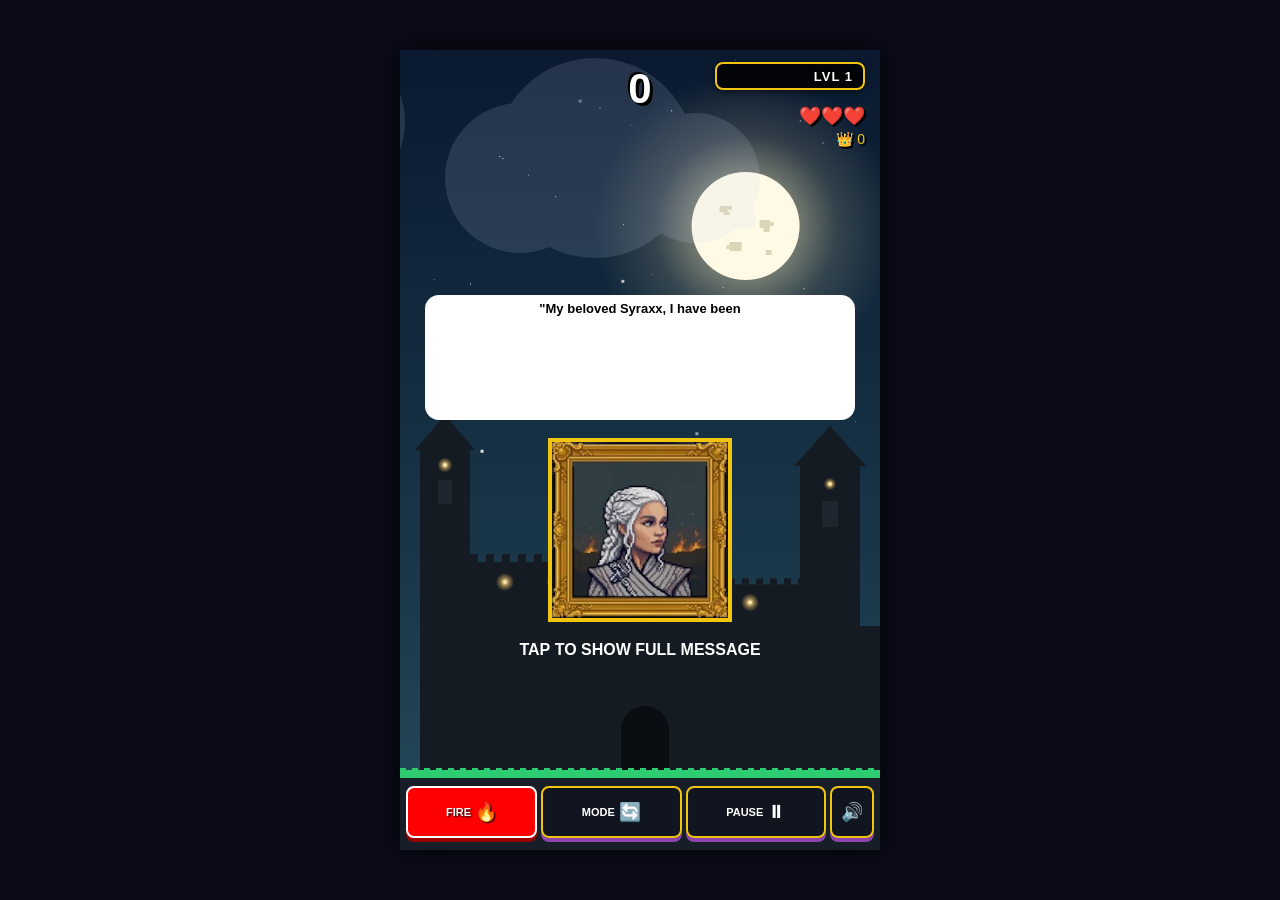
<file: khaleesi0900.html>
<!DOCTYPE html>
<html lang="en">
<head>
  <meta charset="UTF-8">
  <meta name="viewport" content="width=device-width, initial-scale=1.0, maximum-scale=1.0, user-scalable=no">
  <title>Flappy Dragon Conqueror</title>
  <link rel="manifest" href="manifest.json">
  <meta name="theme-color" content="#0b0b1a">
  <style>
    * {
      box-sizing: border-box;
      user-select: none;
      -webkit-user-select: none;
      -webkit-tap-highlight-color: transparent;
      margin: 0;
      padding: 0;
    }
    body, html {
      width: 100%;
      height: 100%;
      overflow: hidden;
      background-color: #0b0b1a;
      font-family: 'Proxima Nova', -apple-system, BlinkMacSystemFont, 'Segoe UI', Roboto, Helvetica, Arial, sans-serif;
      display: flex;
      justify-content: center;
      align-items: center;
      touch-action: manipulation;
    }
    #game-container {
      position: relative;
      width: 100%;
      max-width: 480px;
      height: 100%;
      max-height: 800px;
      background: #0f0f2d;
      box-shadow: 0 0 30px rgba(0,0,0,0.8);
      overflow: hidden;
      cursor: pointer;
      touch-action: manipulation;
    }
    canvas {
      display: block;
      width: 100%;
      height: 100%;
      touch-action: none;
      image-rendering: pixelated;
      image-rendering: crisp-edges;
    }
    .score-display {
      position: absolute;
      top: 15px;
      width: 100%;
      text-align: center;
      font-size: 42px;
      font-weight: 800;
      color: #fff;
      text-shadow: 3px 3px 0px #000, -2px -2px 0px #000;
      pointer-events: none;
      z-index: 10;
    }
    .hearts-display {
      position: absolute;
      top: 55px;
      right: 15px;
      font-size: 18px;
      z-index: 20;
      pointer-events: none;
      text-shadow: 2px 2px 0 #000;
      text-align: right;
      display: flex;
      flex-direction: column;
      align-items: flex-end;
      gap: 2px;
    }
    .level-progress-badge {
      position: absolute;
      top: 12px;
      right: 15px;
      width: 150px;
      height: 28px;
      background: rgba(0, 0, 0, 0.85);
      border: 2px solid #f1c40f;
      border-radius: 8px;
      overflow: hidden;
      z-index: 20;
      pointer-events: none;
      box-shadow: 0 2px 6px rgba(0,0,0,0.5);
    }
    .level-progress-fill {
      position: absolute;
      top: 0;
      left: 0;
      height: 100%;
      width: 0%;
      background: linear-gradient(90deg, #e74c3c, #f1c40f, #2ecc71);
      transition: width 0.1s linear;
      z-index: 1;
    }
    .level-progress-text {
      position: absolute;
      top: 0;
      right: 10px;
      height: 100%;
      display: flex;
      align-items: center;
      font-size: 13px;
      font-weight: 800;
      color: #ffffff;
      text-shadow: 1px 1px 2px #000, -1px -1px 2px #000, 1px -1px 2px #000, -1px 1px 2px #000;
      z-index: 2;
      letter-spacing: 1px;
    }
    .bottom-controls-bar {
      position: absolute;
      bottom: 12px;
      left: 0;
      width: 100%;
      display: flex;
      justify-content: space-evenly;
      align-items: center;
      padding: 0 6px;
      gap: 4px;
      z-index: 50;
    }
    .bottom-controls-bar.flipped {
      flex-direction: row-reverse;
    }
    .action-btn {
      background: rgba(16, 20, 30, 0.85);
      border: 2px solid #f1c40f;
      color: #fff;
      font-family: 'Proxima Nova', -apple-system, BlinkMacSystemFont, 'Segoe UI', Roboto, Helvetica, Arial, sans-serif;
      font-weight: 700;
      font-size: 11px;
      min-height: 52px;
      padding: 10px 6px;
      border-radius: 8px;
      cursor: pointer;
      box-shadow: 0 4px 0 #8e44ad;
      touch-action: manipulation;
      white-space: nowrap;
      flex: 1;
      text-align: center;
      display: flex;
      justify-content: center;
      align-items: center;
      gap: 4px;
    }
    .btn-symbol {
      font-size: 18px;
      line-height: 1;
    }
    .btn-symbol-large {
      font-family: 'Segoe UI Symbol', 'Apple Color Emoji', 'Noto Color Emoji', sans-serif;
      font-size: 18px;
      line-height: 1;
      font-weight: 900;
    }
    .action-btn:active {
      transform: translateY(2px);
      box-shadow: 0 2px 0 #8e44ad;
    }
    .action-btn.active {
      background: rgba(16, 20, 30, 0.85);
      border-color: #f1c40f;
      box-shadow: 0 4px 0 #8e44ad;
    }
/* PAUSE SCREEN & MODAL BUTTON SIZING & TOUCH HITBOXES */
    .modal-btn,
    .pause-btn,
    .pause-overlay button {
      min-height: 60px !important;
      width: 100% !important;
      font-size: 16px !important;
      font-weight: 800 !important;
      padding: 0 16px !important;
      border-radius: 10px !important;
      touch-action: manipulation;
      cursor: pointer;
      display: flex;
      justify-content: center;
      align-items: center;
      text-align: center;
      line-height: 60px;
      pointer-events: auto !important; /* Button itself receives taps */
    }

    /* Prevent icons/text inside pause buttons from blocking clicks */
    .modal-btn *,
    .pause-btn *,
    .pause-overlay button * {
      pointer-events: none !important;
    }
    .fire-btn {
      background: #ff0000 !important;
      border-color: #ffffff !important;
      box-shadow: 0 4px 0 #990000 !important;
      color: #ffffff !important;
      text-shadow: 1px 1px 2px #000;
      flex: 0 0 28% !important;
      max-width: 28% !important;
      width: 28% !important;
    }
    .fire-btn:active {
      box-shadow: 0 2px 0 #990000 !important;
    }
    .sound-toggle-btn {
      max-width: 48px;
      min-width: 44px;
      height: 52px;
      padding: 0;
      display: flex;
      justify-content: center;
      align-items: center;
      font-size: 18px;
      flex: 0 0 auto;
    }
    .modal-overlay {
      position: absolute;
      top: 0;
      left: 0;
      width: 100%;
      height: 100%;
      background: rgba(0, 0, 0, 0.88);
      display: flex;
      flex-direction: column;
      justify-content: center;
      align-items: center;
      z-index: 100;
      padding: 20px;
    }
    .modal-box {
      background: #11161d;
      border: 3px solid #f1c40f;
      border-radius: 12px;
      padding: 20px;
      width: 95%;
      max-width: 380px;
      text-align: center;
      color: #fff;
      box-shadow: 0 0 20px rgba(241, 196, 15, 0.3);
    }
    .modal-title {
      font-size: 20px;
      font-weight: 800;
      color: #f1c40f;
      margin-bottom: 12px;
    }
    .save-code-box {
      background: #000;
      color: #2ecc71;
      font-size: 24px;
      letter-spacing: 4px;
      font-weight: bold;
      padding: 12px;
      border: 1px dashed #2ecc71;
      border-radius: 6px;
      margin: 14px 0;
      word-break: break-all;
      user-select: all;
      -webkit-user-select: all;
    }
    .save-input-box {
      width: 100%;
      background: #000;
      color: #f1c40f;
      font-size: 18px;
      letter-spacing: 3px;
      font-family: inherit;
      padding: 10px;
      border: 1px solid #f1c40f;
      border-radius: 6px;
      margin: 14px 0;
      text-align: center;
      text-transform: uppercase;
      user-select: text;
      -webkit-user-select: text;
    }
    #shareCanvas {
      width: 100%;
      height: auto;
      border-radius: 8px;
      border: 2px solid #f1c40f;
      margin-bottom: 12px;
    }
  </style>
</head>
<body>

<!-- Level & Cutscene Audio Tracks -->
  <audio id="bgMusic" src="battleground_remastered.mp3" loop preload="auto"></audio>
  <audio id="uiMusic" src="EpicOrchestralFantasy.mp3" loop preload="auto"></audio>
  <audio id="cutsceneMusic" src="Dark Descent.mp3" loop preload="auto"></audio>

  <!-- Sound Effects Preload (Only existing files) -->
  <audio id="sfxBoost" src="wings_flap_large.flac" preload="auto"></audio>
  <audio id="sfxRockBreak" src="rock_breaking.flac" preload="auto"></audio>
  <audio id="sfxArrow" src="swish_3.wav" preload="auto"></audio>
  <audio id="sfxBoulder" src="cannon_01.ogg" preload="auto"></audio>

  <!-- Celebration Audio Elements -->
  <audio id="sfxFireworks" src="fw_loop.ogg" preload="auto"></audio>

  <!-- Royal Entrance Audio Elements -->
  <audio id="sfxQueenEntrance" src="lets_go_i_cant_stand_another_minute_here.ogg" preload="auto"></audio>
  <audio id="sfxKingEntrance" src="ogalaughter_2.ogg" preload="auto"></audio>

  <div id="game-container">
    <canvas id="gameCanvas"></canvas>
   
    <div class="level-progress-badge">
      <div id="progressBarFill" class="level-progress-fill"></div>
      <div id="levelBadge" class="level-progress-text">LVL 1</div>
    </div>

    <div id="scoreDisplay" class="score-display">0</div>
    <div id="heartsDisplay" class="hearts-display">
      <div id="heartsText">❤️❤️❤️</div>
      <div id="headsText" style="font-size: 14px; color: #f1c40f; margin-top: 2px;">👑 0</div>
    </div>

    <div id="bottomControlsBar" class="bottom-controls-bar">
      <button id="manualFireBtn" class="action-btn fire-btn">FIRE <span class="btn-symbol">🔥</span></button>
      <button id="toggleFireModeBtn" class="action-btn active">MODE <span class="btn-symbol-large">🔄</span></button>
      <button id="pauseBtn" class="action-btn">PAUSE <span class="btn-symbol">⏸</span></button>
      <button id="soundBtn" class="action-btn sound-toggle-btn">🔊</button>
    </div>

<div id="pauseModal" class="modal-overlay" style="display: none;">
  <div class="modal-box" style="max-width: 420px; padding: 24px;">
    <div class="modal-title" style="font-size: 24px; margin-bottom: 16px;">GAME PAUSED</div>
    
    <p style="font-size: 13px; color: #ccc; margin-bottom: 6px;">Your save code:</p>
    <div id="saveCodeDisplay" class="save-code-box" style="font-size: 22px; padding: 14px; margin-bottom: 20px;">-------</div>
    
    <div style="display: flex; flex-direction: column; gap: 12px; width: 100%;">
      <button id="copyCodeBtn" class="action-btn modal-btn">COPY SAVE CODE 📋</button>
      <button id="closeSaveModalBtn" class="action-btn modal-btn" style="background: #2ecc71; border-color: #fff; box-shadow: 0 4px 0 #27ae60;">RESUME ▶️</button>
    </div>
  </div>
</div>

    <div id="shareModal" class="modal-overlay" style="display: none;">
      <div class="modal-box">
        <div class="modal-title">SHARE VICTORY POST</div>
        <canvas id="shareCanvas" width="800" height="800"></canvas>
        <div style="display: flex; gap: 8px;">
          <button id="downloadShareBtn" class="action-btn" style="background: #2ecc71; border-color: #fff; box-shadow: 0 4px 0 #27ae60;">DOWNLOAD PHOTO</button>
          <button id="closeShareModalBtn" class="action-btn" style="background: #e74c3c; border-color: #fff; box-shadow: 0 4px 0 #c0392b;">CLOSE</button>
        </div>
      </div>
    </div>

    <div id="loadModal" class="modal-overlay" style="display: none;">
      <div class="modal-box">
        <div class="modal-title">LOAD GAME</div>
        <p style="font-size: 12px; color: #ccc;">Enter save code:</p>
        <input type="text" id="loadCodeInput" class="save-input-box" maxlength="7" placeholder="XXXXXXX">
        <div style="display: flex; gap: 8px;">
          <button id="cancelLoadBtn" class="action-btn" style="background: #e74c3c; border-color: #fff; box-shadow: 0 4px 0 #c0392b;">CANCEL</button>
          <button id="confirmLoadBtn" class="action-btn" style="background: #2ecc71; border-color: #fff; box-shadow: 0 4px 0 #27ae60;">LOAD</button>
        </div>
      </div>
    </div>
  </div>

<script>
    if ('serviceWorker' in navigator) {
      window.addEventListener('load', () => {
        navigator.serviceWorker.register('./sw.js').catch(() => {});
      });
    }

    function createFallbackCanvas(width, height, color, label) {
      const c = document.createElement('canvas');
      c.width = width;
      c.height = height;
      const x = c.getContext('2d');
      x.fillStyle = color;
      x.fillRect(0, 0, width, height);
      x.fillStyle = '#ffffff';
      x.font = 'bold 12px sans-serif';
      x.textAlign = 'center';
      x.fillText(label, width / 2, height / 2);
      const img = new Image();
      img.src = c.toDataURL();
      return img;
    }

    const bgMusicAudio = document.getElementById('bgMusic');
    const uiMusicAudio = document.getElementById('uiMusic');
    const cutsceneMusicAudio = document.getElementById('cutsceneMusic');

    const sfxBoost = document.getElementById('sfxBoost');
    const sfxRockBreak = document.getElementById('sfxRockBreak');
    const sfxArrow = document.getElementById('sfxArrow');
    const sfxBoulder = document.getElementById('sfxBoulder');
    const sfxQueenEntrance = document.getElementById('sfxQueenEntrance');
    const sfxKingEntrance = document.getElementById('sfxKingEntrance');
    const sfxFireworks = document.getElementById('sfxFireworks');

    bgMusicAudio.volume = 0.25;
    uiMusicAudio.volume = 0.25;
    cutsceneMusicAudio.volume = 0.25;

    const khaleesiFrame1 = new Image(); khaleesiFrame1.src = './khaleesi1.png';
    const khaleesiFrame2 = new Image(); khaleesiFrame2.src = './khaleesi2.png';
    const kingFrame1 = new Image(); kingFrame1.src = './king1.png';
    const kingFrame2 = new Image(); kingFrame2.src = './king2.png';
    const queenFrame1 = new Image(); queenFrame1.src = './queen1.png';
    const queenFrame2 = new Image(); queenFrame2.src = './queen2.png';
    const kheadImg = new Image(); kheadImg.src = './khead.png';
    const qheadImg = new Image(); qheadImg.src = './qhead.png';

    const kingFallback1 = createFallbackCanvas(160, 160, '#2c3e50', 'KING 1');
    const kingFallback2 = createFallbackCanvas(160, 160, '#34495e', 'KING 2');
    const queenFallback1 = createFallbackCanvas(160, 160, '#8e44ad', 'QUEEN 1');
    const queenFallback2 = createFallbackCanvas(160, 160, '#9b59b6', 'QUEEN 2');
    const kheadFallback = createFallbackCanvas(160, 160, '#d35400', 'KING HEAD');
    const qheadFallback = createFallbackCanvas(160, 160, '#c0392b', 'QUEEN HEAD');

    const fullStoryText = [
      '"My beloved Syraxx, I have been',
      'captured by the slavers. Burn',
      'their castle to the ground and',
      'find me. You are my heart',
      'and soul. BREAK THE WHEEL!"'
    ];
    let totalCharCount = fullStoryText.join('\n').length;
    let typedCharIndex = 0;
    let textTypingComplete = false;

    let khaleesiBannerTimer = 0;
    let khaleesiBannerText = "";

    let currentLevel = 1;
    let levelTimerSeconds = 0;
    const LEVEL_DURATIONS = {
      1: 90,
      2: 180,
      3: 300
    };

    let level2KhaleesiSpawned = false;
    let level2RoyalSpawned = false;

    let celebrationTimer = 0;
    let celebrationAngle = 0;
    let celebrationFadeAlpha = 0;

    const gameStats = {
      burnedTowers: 0,
      villagersKilled: 0,
      archersKilled: 0,
      trebuchetsDestroyed: 0,
      kingsBeheaded: 0,
      queensBeheaded: 0,
      khaleesiRescues: 0
    };

    function showKhaleesiBanner(text, duration = 200) {
      khaleesiBannerText = text;
      khaleesiBannerTimer = duration;
    }

    function updateLevelBadgeUI() {
      const progressBarFill = document.getElementById('progressBarFill');
      if (currentLevel > 3) {
        levelBadge.innerText = 'VICTORY!';
        if (progressBarFill) progressBarFill.style.width = '100%';
        return;
      }
      levelBadge.innerText = `LVL ${currentLevel}`;
      const maxSecs = LEVEL_DURATIONS[currentLevel] || 90;
      const progressPercent = Math.min(100, Math.max(0, (levelTimerSeconds / maxSecs) * 100));
      if (progressBarFill) {
        progressBarFill.style.width = `${progressPercent}%`;
      }
    }

    class SoundEngine {
      constructor() {
        this.ctx = null;
        this.muted = false;
        this.isBoostPlaying = false;
      }
      init() {
        if (!this.ctx) {
          const AudioContext = window.AudioContext || window.webkitAudioContext;
          this.ctx = new AudioContext();
        }
        if (this.ctx.state === 'suspended') {
          this.ctx.resume();
        }
      }

      playSoundEffect(audioElem, volume = 0.8) {
        if (this.muted) return;
        if (audioElem && audioElem.src) {
          try {
            audioElem.currentTime = 0;
            audioElem.volume = volume;
            audioElem.play().catch(() => {});
          } catch(e) {}
        }
      }

      stopRoyalSounds() {
        if (sfxQueenEntrance) {
          sfxQueenEntrance.pause();
          sfxQueenEntrance.currentTime = 0;
        }
        if (sfxKingEntrance) {
          sfxKingEntrance.pause();
          sfxKingEntrance.currentTime = 0;
        }
      }

      playFlapSound() {
        if (this.muted || this.isBoostPlaying) return;
        
        if (sfxBoost && sfxBoost.src) {
          this.isBoostPlaying = true;
          sfxBoost.currentTime = 0;
          sfxBoost.volume = 0.4;
          
          const handleEnded = () => {
            this.isBoostPlaying = false;
            sfxBoost.removeEventListener('ended', handleEnded);
          };
          
          sfxBoost.addEventListener('ended', handleEnded);
          
          sfxBoost.play().catch(() => {
            this.isBoostPlaying = false;
          });
        }
      }

      whoosh() {
        this.playFlapSound();
      }

      flap() {
        this.playFlapSound();
      }

      fireRoar() {
    if (this.muted) return;
    this.init();
    
    // Create a low frequency pitch sweep for the fire roar core
    const osc = this.ctx.createOscillator();
    const gain = this.ctx.createGain();
    
    osc.type = 'sawtooth';
    osc.connect(gain);
    gain.connect(this.ctx.destination);
    
    // Pitch drop simulation (fire release crackle into low rumble)
    osc.frequency.setValueAtTime(220, this.ctx.currentTime);
    osc.frequency.exponentialRampToValueAtTime(45, this.ctx.currentTime + 0.35);
    
    // Volume envelope (quick attack, smooth decay)
    gain.gain.setValueAtTime(0.35, this.ctx.currentTime);
    gain.gain.exponentialRampToValueAtTime(0.001, this.ctx.currentTime + 0.35);
    
    osc.start();
    osc.stop(this.ctx.currentTime + 0.35);
}

      towerDestroy() {
        this.playSoundEffect(sfxRockBreak, 0.15);
      }

      boulderLaunch() {
        this.playSoundEffect(sfxBoulder, 0.8);
      }

      arrowLaunch() {
        this.playSoundEffect(sfxArrow, 0.8);
      }

      fireworks() {
        this.playSoundEffect(sfxFireworks, 0.8);
      }

score() {
    if (this.muted) return;
    this.init();
    const osc = this.ctx.createOscillator();
    const gain = this.ctx.createGain();
    osc.type = 'sine';
    osc.connect(gain);
    gain.connect(this.ctx.destination);
    
    // High two-note chime (D5 -> A5)
    osc.frequency.setValueAtTime(587.33, this.ctx.currentTime);
    osc.frequency.setValueAtTime(880.00, this.ctx.currentTime + 0.08);
    
    gain.gain.setValueAtTime(0.15, this.ctx.currentTime);
    gain.gain.exponentialRampToValueAtTime(0.001, this.ctx.currentTime + 0.2);
    
    osc.start();
    osc.stop(this.ctx.currentTime + 0.2);
}

heartPickup() {
    if (this.muted) return;
    this.init();
    const osc = this.ctx.createOscillator();
    const gain = this.ctx.createGain();
    osc.type = 'triangle';
    osc.connect(gain);
    gain.connect(this.ctx.destination);
    
    // Ascending arpeggio chime (C5 -> E5 -> G5)
    osc.frequency.setValueAtTime(523.25, this.ctx.currentTime);
    osc.frequency.setValueAtTime(659.25, this.ctx.currentTime + 0.06);
    osc.frequency.setValueAtTime(783.99, this.ctx.currentTime + 0.12);
    
    gain.gain.setValueAtTime(0.2, this.ctx.currentTime);
    gain.gain.exponentialRampToValueAtTime(0.001, this.ctx.currentTime + 0.28);
    
    osc.start();
    osc.stop(this.ctx.currentTime + 0.28);
}

powerup() {
    if (this.muted) return;
    this.init();
    const osc = this.ctx.createOscillator();
    const gain = this.ctx.createGain();
    osc.type = 'sine';
    osc.connect(gain);
    gain.connect(this.ctx.destination);
    
    // Rising pitch sweep
    osc.frequency.setValueAtTime(300, this.ctx.currentTime);
    osc.frequency.exponentialRampToValueAtTime(950, this.ctx.currentTime + 0.22);
    
    gain.gain.setValueAtTime(0.2, this.ctx.currentTime);
    gain.gain.exponentialRampToValueAtTime(0.001, this.ctx.currentTime + 0.22);
    
    osc.start();
    osc.stop(this.ctx.currentTime + 0.22);
}

hit() {
    if (this.muted) return;
    this.init();
    const osc = this.ctx.createOscillator();
    const gain = this.ctx.createGain();
    osc.type = 'sawtooth';
    osc.connect(gain);
    gain.connect(this.ctx.destination);
    
    // Low pitch impact drop
    osc.frequency.setValueAtTime(180, this.ctx.currentTime);
    osc.frequency.exponentialRampToValueAtTime(35, this.ctx.currentTime + 0.16);
    
    gain.gain.setValueAtTime(0.3, this.ctx.currentTime);
    gain.gain.exponentialRampToValueAtTime(0.001, this.ctx.currentTime + 0.16);
    
    osc.start();
    osc.stop(this.ctx.currentTime + 0.16);
}

knightHit() {
    if (this.muted) return;
    this.init();
    const osc = this.ctx.createOscillator();
    const gain = this.ctx.createGain();
    osc.type = 'square';
    osc.connect(gain);
    gain.connect(this.ctx.destination);
    
    // High metallic crunch
    osc.frequency.setValueAtTime(320, this.ctx.currentTime);
    osc.frequency.exponentialRampToValueAtTime(80, this.ctx.currentTime + 0.12);
    
    gain.gain.setValueAtTime(0.25, this.ctx.currentTime);
    gain.gain.exponentialRampToValueAtTime(0.001, this.ctx.currentTime + 0.12);
    
    osc.start();
    osc.stop(this.ctx.currentTime + 0.12);
}
      queenEntrance() {
        this.playSoundEffect(sfxQueenEntrance, 0.85);
      }
      kingEntrance() {
        this.playSoundEffect(sfxKingEntrance, 0.85);
      }

      updateMusicState(gameState) {
        if (this.muted) {
          if (!bgMusicAudio.paused) bgMusicAudio.pause();
          if (!uiMusicAudio.paused) uiMusicAudio.pause();
          if (!cutsceneMusicAudio.paused) cutsceneMusicAudio.pause();
          return;
        }

        if (gameState === 'PLAYING' || gameState === 'BOSS' || gameState === 'LEVEL_CELEBRATE') {
          if (!uiMusicAudio.paused) uiMusicAudio.pause();
          if (!cutsceneMusicAudio.paused) cutsceneMusicAudio.pause();
          if (bgMusicAudio.paused) {
            bgMusicAudio.play().catch(() => {});
          }
        } 
        else if (gameState === 'PAUSED' || gameState === 'GAMEOVER' || gameState === 'SPLASH' || gameState === 'LEVEL_DIALOGUE') {
          if (!bgMusicAudio.paused) bgMusicAudio.pause();
          if (!cutsceneMusicAudio.paused) cutsceneMusicAudio.pause();
          if (uiMusicAudio.paused) {
            uiMusicAudio.play().catch(() => {});
          }
        } 
        else if (gameState === 'CUTSCENE') {
          if (!bgMusicAudio.paused) bgMusicAudio.pause();
          if (!uiMusicAudio.paused) uiMusicAudio.pause();
          if (cutsceneMusicAudio.paused) {
            cutsceneMusicAudio.play().catch(() => {});
          }
        }
      }
    }

    const sound = new SoundEngine();

    const container = document.getElementById('game-container');
    const canvas = document.getElementById('gameCanvas');
    const ctx = canvas.getContext('2d');

    const levelBadge = document.getElementById('levelBadge');
    const scoreDisplay = document.getElementById('scoreDisplay');
    const heartsDisplay = document.getElementById('heartsDisplay');
    const heartsText = document.getElementById('heartsText');
    const headsText = document.getElementById('headsText');

    const bottomControlsBar = document.getElementById('bottomControlsBar');
    const toggleFireModeBtn = document.getElementById('toggleFireModeBtn');
    const manualFireBtn = document.getElementById('manualFireBtn');
    const pauseBtn = document.getElementById('pauseBtn');
    const soundBtn = document.getElementById('soundBtn');

    const pauseModal = document.getElementById('pauseModal');
    const saveCodeDisplay = document.getElementById('saveCodeDisplay');
    const copyCodeBtn = document.getElementById('copyCodeBtn');
    const closeSaveModalBtn = document.getElementById('closeSaveModalBtn');

    const shareModal = document.getElementById('shareModal');
    const shareCanvas = document.getElementById('shareCanvas');
    const downloadShareBtn = document.getElementById('downloadShareBtn');
    const closeShareModalBtn = document.getElementById('closeShareModalBtn');

    const loadModal = document.getElementById('loadModal');
    const loadCodeInput = document.getElementById('loadCodeInput');
    const confirmLoadBtn = document.getElementById('confirmLoadBtn');
    const cancelLoadBtn = document.getElementById('cancelLoadBtn');

    let state = 'SPLASH';
    let levelDialogueType = 'INTRO';
    let score = 0;
    let lives = 3;
    let royalHeads = 0;
    let royalHeadTypes = [];
    let invulnerableTimer = 0;
    let isHoldingAction = false;

    let isFlapLockActive = true;
    let isControlFlipped = false;

    let holdTimer = 0;
    let backgroundParallaxX = 0;
    let lastSpawnedBattlementHeight = 0;

    let khaleesiMounted = false;
    let khaleesiTimer = 0;
    let khaleesiCombo = 0;
    const KHALEESI_MAX_TIME = 600;

    let cutsceneTarget = 'KING';
    let cutsceneTimer = 0;
    let noHeadContinuePopupTimer = 0;
    let headFadingIndex = -1;
    let headFadeTimer = 0;

    const activeTouches = new Map();

    let width, height;
    function resize() {
      width = container.clientWidth;
      height = container.clientHeight;
      canvas.width = width;
      canvas.height = height;
    }
    window.addEventListener('resize', resize);
    resize();

    const dragon = {
      x: 80,
      targetX: 80,
      baseX: 80,
      y: 300,
      velocity: 0,
      vx: 0,
      gravity: 0.24,
      jump: -5.4,
      size: 44,
      wingState: 0
    };

    const stars = Array.from({ length: 45 }, () => ({
      x: Math.random() * 500,
      y: Math.random() * 400,
      size: Math.random() < 0.2 ? 3 : 1,
      speed: 0.1 + Math.random() * 0.2,
      alpha: 0.3 + Math.random() * 0.7
    }));

    let obstacles = [];
    let battlements = [];
    let archers = [];
    let arrows = [];
    let particles = [];
    let flames = [];
    let knights = [];
    let khaleesis = [];
    let trebuchets = [];
    let trebuchetBoulders = [];
    let collectableHearts = [];
    let floatingTexts = [];
    let groundFlames = [];
    let blackDebris = [];
    const groundHeight = 80;

    const stonePalette = { main: '#2c3e50', dark: '#1a252f', light: '#3e5871' };
    const charPalette = { main: '#11161d', dark: '#080b0e', light: '#222f3d' };

    const peasantCostumes = [
      { tunic: '#e67e22', pants: '#7f8c8d', hair: '#d35400' },
      { tunic: '#2ecc71', pants: '#34495e', hair: '#f39c12' },
      { tunic: '#9b59b6', pants: '#2c3e50', hair: '#e74c3c' },
      { tunic: '#f1c40f', pants: '#7f8c8d', hair: '#8e44ad' },
      { tunic: '#1abc9c', pants: '#34495e', hair: '#d35400' }
    ];

    function getLevelScrollSpeed() {
      return 2.5;
    }

    function toggleModeSwitch() {
      isFlapLockActive = !isFlapLockActive;
      toggleFireModeBtn.classList.toggle('active', isFlapLockActive);
      manualFireBtn.style.display = isFlapLockActive ? 'inline-block' : 'none';
    }

    let statePrePause = 'PLAYING';
    function togglePauseGame() {
      if (state === 'PLAYING' || state === 'BOSS') {
        statePrePause = state;
        state = 'PAUSED';
      } else if (state === 'PAUSED') {
        state = statePrePause || 'PLAYING';
      }
    }

    function startLevelCelebration(nextLvl, targetDialogueType) {
      currentLevel = nextLvl;
      levelTimerSeconds = 0;
      levelDialogueType = targetDialogueType;
      celebrationTimer = 0;
      celebrationAngle = 0;
      celebrationFadeAlpha = 0;
      state = 'LEVEL_CELEBRATE';
      sound.powerup();
      updateLevelBadgeUI();
    }

    function checkLevelProgression() {
      if (state !== 'PLAYING') return;

      const targetDuration = LEVEL_DURATIONS[currentLevel] || 90;

      if (levelTimerSeconds >= targetDuration) {
        if (currentLevel === 1) {
          startLevelCelebration(2, 'LEVEL1_CLEAR');
        } else if (currentLevel === 2) {
          startLevelCelebration(3, 'LEVEL2_CLEAR');
        } else if (currentLevel === 3) {
          startLevelCelebration(4, 'VICTORY');
        }
      }
    }

    function debugWarpToLevel(targetLvl) {
      currentLevel = targetLvl;
      levelTimerSeconds = 0;

      updateLevelBadgeUI();

      obstacles = [];
      battlements = [];
      archers = [];
      knights = [];
      trebuchets = [];
      arrows = [];
      trebuchetBoulders = [];

      level2KhaleesiSpawned = false;
      level2RoyalSpawned = false;

      state = 'PLAYING';
      sound.powerup();
      showKhaleesiBanner(`"Warped to Level ${currentLevel}! Progress reset."`, 150);
    }

    function addScore(pts) {
      let activeMultiplier = 1;
      if (khaleesiMounted) {
        khaleesiCombo += 2;
        activeMultiplier = khaleesiCombo;
      } else {
        khaleesiCombo = 0;
      }
      
      const totalPts = pts * activeMultiplier;
      score += totalPts;
      scoreDisplay.innerText = score;
      return { totalPts, multiplier: activeMultiplier };
    }

    function resetScoreToZero() {
      score = 0;
      scoreDisplay.innerText = '0';
      showKhaleesiBanner('"Syraxx, you mustn\'t burn the royals. Take their heads. Score reset to zero."', 240);
      floatingTexts.push({
        x: width / 2 - 80,
        y: height / 2 - 40,
        text: 'ROYAL BURNED! SCORE RESET TO 0',
        color: '#e74c3c',
        alpha: 1.0,
        vy: -1.0
      });
    }

    function updateHeartsDisplay() {
      let str = '';
      for (let i = 0; i < 3; i++) {
        str += i < lives ? '❤️' : '🖤';
      }
      heartsText.innerText = str;
      headsText.innerText = '👑 ' + royalHeads;
    }

    const CODE_CHARS = "0123456789ABCDEFGHIJKLMNOPQRSTUVWXYZ";
    
    function generateSaveCode() {
      const p = Math.min(score, 1295);
      const k = Math.min(gameStats.kingsBeheaded, 35);
      const q = Math.min(gameStats.queensBeheaded, 35);
      const v = Math.min(gameStats.villagersKilled, 1295);
      const lvl = Math.min(currentLevel, 3);

      const c1 = CODE_CHARS[Math.floor(p / 36)];
      const c2 = CODE_CHARS[p % 36];
      const c3 = CODE_CHARS[(k % 36)];
      const c4 = CODE_CHARS[(q % 36)];
      const c5 = CODE_CHARS[Math.floor(v / 36)];
      const c6 = CODE_CHARS[v % 36];
      const c7 = CODE_CHARS[lvl % 36];

      return `${c1}${c2}${c3}${c4}${c5}${c6}${c7}`;
    }

    function loadSaveCode(codeStr) {
      if (!codeStr || (codeStr.length !== 6 && codeStr.length !== 7)) return false;
      const clean = codeStr.toUpperCase();
      
      const val = (ch) => CODE_CHARS.indexOf(ch);

      const v1 = val(clean[0]), v2 = val(clean[1]);
      const v3 = val(clean[2]), v4 = val(clean[3]);
      const v5 = val(clean[4]), v6 = val(clean[5]);
      const v7 = clean.length === 7 ? val(clean[6]) : Math.min(3, Math.max(1, Math.floor((v1 * 36 + v2) / 1000) + 1));

      if (v1 === -1 || v2 === -1 || v3 === -1 || v4 === -1 || v5 === -1 || v6 === -1 || v7 === -1) return false;

      const savedScore = v1 * 36 + v2;
      const savedKings = v3;
      const savedQueens = v4;
      const savedVillagers = v5 * 36 + v6;
      const savedLvl = Math.max(1, Math.min(3, v7));

      resetGame();
      score = savedScore;
      currentLevel = savedLvl;
      levelTimerSeconds = 0;
      gameStats.kingsBeheaded = savedKings;
      gameStats.queensBeheaded = savedQueens;
      gameStats.villagersKilled = savedVillagers;
      gameStats.burnedTowers = Math.floor(savedScore / 25);

      royalHeads = savedKings + savedQueens;
      royalHeadTypes = [
        ...Array(savedKings).fill('KING'),
        ...Array(savedQueens).fill('QUEEN')
      ];

      updateLevelBadgeUI();
      scoreDisplay.innerText = score;
      updateHeartsDisplay();
      return true;
    }

    function saveGame() {
      const code = generateSaveCode();
      localStorage.setItem('flappyFlameSaveShort', code);
      if (typeof saveCodeDisplay !== 'undefined' && saveCodeDisplay) {
        saveCodeDisplay.innerText = code;
      }
    }

    function openLoadGameModal() {
      loadCodeInput.value = '';
      loadModal.style.display = 'flex';
    }

    function generateSharePostGraphic() {
      if (!shareCanvas) return;
      shareCanvas.width = 800;
      shareCanvas.height = 800;

      const sCtx = shareCanvas.getContext('2d');
      const sw = 800;
      const sh = 800;

      sCtx.clearRect(0, 0, sw, sh);

      const skyGradient = sCtx.createLinearGradient(0, 0, 0, sh);
      skyGradient.addColorStop(0, '#0d0d26');
      skyGradient.addColorStop(0.7, '#241738');
      skyGradient.addColorStop(1, '#3a1c40');
      sCtx.fillStyle = skyGradient;
      sCtx.fillRect(0, 0, sw, sh);

      sCtx.strokeStyle = '#f1c40f';
      sCtx.lineWidth = 10;
      sCtx.strokeRect(20, 20, sw - 40, sh - 40);

      sCtx.strokeStyle = '#e74c3c';
      sCtx.lineWidth = 4;
      sCtx.strokeRect(30, 30, sw - 60, sh - 60);

      sCtx.fillStyle = '#f1c40f';
      sCtx.font = 'bold 36px "Proxima Nova", sans-serif';
      sCtx.textAlign = 'center';
      sCtx.fillText("FLAPPY DRAGON CONQUEROR", sw / 2, 85);

      sCtx.fillStyle = '#ffffff';
      sCtx.font = 'bold 24px "Proxima Nova", sans-serif';
      sCtx.fillText(`SYRAXX'S VICTORY STATS (LEVEL ${Math.min(3, currentLevel)})`, sw / 2, 125);

      const cardX = 60, cardY = 160, cardW = 680, cardH = 340;
      sCtx.fillStyle = '#11161d';
      sCtx.fillRect(cardX, cardY, cardW, cardH);
      sCtx.strokeStyle = '#f1c40f';
      sCtx.lineWidth = 3;
      sCtx.strokeRect(cardX, cardY, cardW, cardH);

      const pX = 90, pY = 190, pSize = 120;
      const kImg = (Math.floor(Date.now() / 5000) % 2 === 0) ? khaleesiFrame1 : khaleesiFrame2;
      sCtx.fillStyle = '#1e272e';
      sCtx.fillRect(pX, pY, pSize, pSize);
      if (kImg.complete && kImg.naturalWidth !== 0) {
        sCtx.drawImage(kImg, pX, pY, pSize, pSize);
      }
      sCtx.strokeStyle = '#f1c40f';
      sCtx.lineWidth = 3;
      sCtx.strokeRect(pX, pY, pSize, pSize);

      const kingsTxt = gameStats.kingsBeheaded === 1 ? '1 king' : `${gameStats.kingsBeheaded} kings`;
      const queensTxt = gameStats.queensBeheaded === 1 ? '1 queen' : `${gameStats.queensBeheaded} queens`;
      
      sCtx.fillStyle = '#2ecc71';
      sCtx.font = 'bold 22px "Proxima Nova", sans-serif';
      sCtx.textAlign = 'left';
      sCtx.fillText(`"I'm so proud of my Syraxx.`, 240, 215);
      sCtx.fillText(`Syraxx earned ${score} points, burned`, 240, 248);
      sCtx.fillText(`${gameStats.burnedTowers} towers, killed ${gameStats.villagersKilled} villagers,`, 240, 281);
      sCtx.fillText(`and beheaded ${kingsTxt} and ${queensTxt}!"`, 240, 314);

      sCtx.strokeStyle = '#e74c3c';
      sCtx.lineWidth = 2;
      sCtx.beginPath();
      sCtx.moveTo(90, 345);
      sCtx.lineTo(710, 345);
      sCtx.stroke();

      const statsY = 380;
      sCtx.fillStyle = '#ffffff';
      sCtx.font = 'bold 22px "Proxima Nova", sans-serif';

      sCtx.fillText(`🔥 SCORE EARNED:`, 110, statsY);
      sCtx.fillStyle = '#f1c40f';
      sCtx.textAlign = 'right';
      sCtx.fillText(`${score} PTS`, 690, statsY);

      sCtx.fillStyle = '#ffffff';
      sCtx.textAlign = 'left';
      sCtx.fillText(`🏰 TOWERS BURNED:`, 110, statsY + 38);
      sCtx.fillStyle = '#f1c40f';
      sCtx.textAlign = 'right';
      sCtx.fillText(`${gameStats.burnedTowers} TOWERS`, 690, statsY + 38);

      sCtx.fillStyle = '#ffffff';
      sCtx.textAlign = 'left';
      sCtx.fillText(`⚔️ VILLAGERS SLAIN:`, 110, statsY + 76);
      sCtx.fillStyle = '#f1c40f';
      sCtx.textAlign = 'right';
      sCtx.fillText(`${gameStats.villagersKilled} VILLAGERS`, 690, statsY + 76);

      const ctaY = 540;
      sCtx.fillStyle = '#161d27';
      sCtx.fillRect(60, ctaY, 680, 180);
      sCtx.strokeStyle = '#3498db';
      sCtx.lineWidth = 2;
      sCtx.strokeRect(60, ctaY, 680, 180);

      sCtx.fillStyle = '#ffffff';
      sCtx.font = 'bold 28px "Proxima Nova", sans-serif';
      sCtx.textAlign = 'center';
      sCtx.fillText("🐉 CAN YOU BEAT THIS RUN?", sw / 2, ctaY + 75);
      sCtx.fillStyle = '#f1c40f';
      sCtx.font = 'bold 20px "Proxima Nova", sans-serif';
      sCtx.fillText("FLAPPY DRAGON CONQUEROR", sw / 2, ctaY + 120);

      shareModal.style.display = 'flex';
    }

    function resetGame() {
      dragon.x = 80;
      dragon.targetX = 80;
      dragon.vx = 0;
      dragon.y = height * 0.4;
      dragon.velocity = 0;
      dragon.wingState = 0;
      score = 0;
      lives = 3;
      royalHeads = 0;
      royalHeadTypes = [];
      invulnerableTimer = 0;
      khaleesiMounted = false;
      khaleesiTimer = 0;
      khaleesiCombo = 0;
      khaleesiBannerTimer = 0;
      khaleesiBannerText = "";
      lastSpawnedBattlementHeight = 0;
      noHeadContinuePopupTimer = 0;
      headFadingIndex = -1;
      headFadeTimer = 0;

      currentLevel = 1;
      levelTimerSeconds = 0;
      level2KhaleesiSpawned = false;
      level2RoyalSpawned = false;

      gameStats.burnedTowers = 0;
      gameStats.villagersKilled = 0;
      gameStats.archersKilled = 0;
      gameStats.trebuchetsDestroyed = 0;
      gameStats.kingsBeheaded = 0;
      gameStats.queensBeheaded = 0;
      gameStats.khaleesiRescues = 0;

      obstacles = [];
      battlements = [];
      archers = [];
      arrows = [];
      particles = [];
      flames = [];
      knights = [];
      khaleesis = [];
      trebuchets = [];
      trebuchetBoulders = [];
      collectableHearts = [];
      floatingTexts = [];
      groundFlames = [];
      blackDebris = [];
      isHoldingAction = false;
      holdTimer = 0;
      if (bossState) bossState.active = false;
      backgroundParallaxX = 0;
      scoreDisplay.innerText = '0';
      updateLevelBadgeUI();
      updateHeartsDisplay();
    }

    function spawnObstacle() {
      if (state === 'LEVEL_CELEBRATE') return;

      const prevObs = obstacles[obstacles.length - 1];
      
      let minGapDistance = 260;
      if (currentLevel === 1) minGapDistance = 380;
      else if (currentLevel === 2) minGapDistance = 320;

      if (prevObs && (width - prevObs.x) < (prevObs.baseWidth + minGapDistance)) {
        return;
      }

      const gY = height - groundHeight;
      const minGap = 250;
      const maxGap = 310;
      const gapHeight = Math.floor(Math.random() * (maxGap - minGap + 1)) + minGap;

      const minVisualTowerHeight = Math.max(30, lastSpawnedBattlementHeight);

      const minTop = 40;
      const maxTopFromGaps = Math.max(40, height - groundHeight - gapHeight - 40);
      const maxTopFromTowerHeight = Math.max(40, gY - gapHeight - minVisualTowerHeight);
      const finalMaxTop = Math.min(maxTopFromGaps, maxTopFromTowerHeight);
      
      const topHeight = Math.floor(Math.random() * (finalMaxTop - minTop + 1)) + minTop;

      let type = Math.random() < 0.2 ? 'mega' : (Math.random() < 0.5 ? 'wide' : 'normal');
      let obsWidth = type === 'wide' ? 140 : (type === 'mega' ? 560 : 80);

      const isLarge = obsWidth >= 120;
      const hasLargeArch = isLarge && Math.random() < 0.8;
      const hasRubble = Math.random() < 0.6;

      const newObs = {
        x: width,
        width: obsWidth,
        baseWidth: type === 'mega' ? 580 : (type === 'wide' ? 150 : 96),
        topHeight: topHeight,
        bottomY: topHeight + gapHeight,
        passed: false,
        type: type,
        surfaceFlames: [],
        hasLargeArch: hasLargeArch,
        hasRubble: hasRubble,

        burnFullTimer: 0,
        charProgress: 0,
        isCharred: false,
        topIsCharred: false,
        charredAwarded: false
      };

      obstacles.push(newObs);

      lastSpawnedBattlementHeight = 0;

      let hasBattlement = false;
      if (Math.random() < 0.50) {
        const towerVisualHeight = gY - newObs.bottomY;
        if (towerVisualHeight > 35) {
          hasBattlement = true;
          const heightMultiplier = 0.35 + Math.random() * 0.40;
          const battlementHeight = Math.max(35, Math.min(65, towerVisualHeight * heightMultiplier));
          lastSpawnedBattlementHeight = battlementHeight;
          const battlementWidth = minGapDistance + 40;

          const newBattlement = {
            x: width + obsWidth,
            width: battlementWidth,
            height: battlementHeight,
            topY: gY - battlementHeight,
            surfaceFlames: [],
            isCharred: false,
            isCrushed: false,
            charProgress: 0
          };

          battlements.push(newBattlement);

          if (currentLevel >= 3 && Math.random() < 0.85) {
            archers.push({
              battlementRef: newBattlement,
              relX: battlementWidth * (0.3 + Math.random() * 0.4),
              state: 'HIDDEN',
              timer: 0,
              cycleTimer: Math.floor(Math.random() * 120),
              isExposed: false,
              isFiring: false,
              hp: 1,
              destroyed: false,
              archerAwarded: false
            });
          }
        }
      }

      let hasKhaleesiOnTower = false;

      let allowKhaleesi = false;
      if (currentLevel === 2 && !level2KhaleesiSpawned && Math.random() < 0.15) {
        allowKhaleesi = true;
        level2KhaleesiSpawned = true;
      } else if (currentLevel >= 3 && Math.random() < 0.05) {
        allowKhaleesi = true;
      }

      if (allowKhaleesi && (height - groundHeight - newObs.bottomY) > 30) {
        hasKhaleesiOnTower = true;
        khaleesis.push({
          obsRef: newObs,
          relX: 10 + Math.random() * Math.max(10, obsWidth - 26),
          direction: Math.random() < 0.5 ? 1 : -1,
          rescued: false
        });
        showKhaleesiBanner('"I\'M HERE SYRAXX! COME TO ME!"', 200);
      }

      const heartChance = 0.10;
      if (Math.random() < heartChance) {
        const skyY = topHeight + (gapHeight / 2) + (Math.random() - 0.5) * (gapHeight * 0.4);
        collectableHearts.push({
          x: width + (obsWidth / 2),
          y: Math.max(50, Math.min(height - groundHeight - 50, skyY)),
          baseY: skyY,
          bobPhase: Math.random() * Math.PI * 2,
          radius: 18,
          collected: false
        });
      }

      if (currentLevel >= 2 && !hasBattlement && Math.random() < 0.35) {
        trebuchets.push({
          x: width + obsWidth + 40 + Math.random() * 80,
          shootCooldown: 80 + Math.random() * 60,
          armAngle: -0.4,
          isFiringAnim: false
        });
      }

      if (!hasKhaleesiOnTower && (height - groundHeight - newObs.bottomY) > 30) {
        let allowRoyal = false;
        if (currentLevel === 2 && !level2RoyalSpawned && Math.random() < 0.12) {
          allowRoyal = true;
          level2RoyalSpawned = true;
        } else if (currentLevel >= 3 && Math.random() < 0.04) {
          allowRoyal = true;
        }

        if (allowRoyal && !khaleesiMounted) {
          const isKing = Math.random() < 0.5;
          const royalType = isKing ? 'KING' : 'QUEEN';

          knights.push({
            obsRef: newObs,
            relX: 10 + Math.random() * Math.max(10, obsWidth - 36),
            direction: Math.random() < 0.5 ? 1 : -1,
            state: 'ALIVE',
            isRoyal: true,
            royalType: royalType,
            burnTimer: 0,
            knockbackVelocity: 0,
            stunTimer: 0,
            fallYOffset: 0,
            fallVelocityY: 0,
            rotation: 0,
            pointAwarded: false
          });

          if (isKing) {
            sound.kingEntrance();
          } else {
            sound.queenEntrance();
          }

          showKhaleesiBanner('"Look Syraxx, a royal. Don\'t burn them, bring me their head!"', 240);
        } else if (Math.random() < 0.85) {
          const peasantCount = Math.floor(Math.random() * 5) + 1;
          for (let p = 0; p < peasantCount; p++) {
            knights.push({
              obsRef: newObs,
              relX: 8 + (p * 22) % Math.max(10, obsWidth - 28),
              direction: Math.random() < 0.5 ? 1 : -1,
              state: 'ALIVE',
              isRoyal: false,
              costume: peasantCostumes[Math.floor(Math.random() * peasantCostumes.length)],
              hasPitchfork: Math.random() < 0.5,
              burnTimer: 0,
              knockbackVelocity: 0,
              stunTimer: 0,
              fallYOffset: 0,
              fallVelocityY: 0,
              rotation: 0,
              pointAwarded: false
            });
          }
        }
      }
    }

    // ✅ CORRECT: Only return if state is NOT 'PLAYING' AND NOT 'BOSS'
function shootFire() {
  if (state !== 'PLAYING' && state !== 'BOSS') return;
  sound.fireRoar();
  
     
      const fireworkColors = ['#f1c40f', '#e74c3c', '#ff7675', '#ff9f43', '#ffffff'];

      for (let i = 0; i < 6; i++) {
        const color = fireworkColors[Math.floor(Math.random() * fireworkColors.length)];
        flames.push({
          x: dragon.x + 35,
          y: dragon.y - 4 + (Math.random() - 0.5) * 10,
          vx: 16.0 + Math.random() * 8.0,
          vy: 1.0 + (Math.random() - 0.4) * 3.0,
          dragX: 0.985,
          gravity: 0.12,
          size: 14 + Math.random() * 10,
          life: 110,
          maxLife: 110,
          color: color
        });
      }
    }

    function checkLevelDialogueClick(clientX, clientY) {
      if (state !== 'LEVEL_DIALOGUE') return false;

      const rect = canvas.getBoundingClientRect();
      const scaleX = canvas.width / rect.width;
      const scaleY = canvas.height / rect.height;

      const canvasX = (clientX - rect.left) * scaleX;
      const canvasY = (clientY - rect.top) * scaleY;

      const pSize = 140;
      const pY = 120;
      const isIntroStyle = (levelDialogueType === 'INTRO' || levelDialogueType === 'LEVEL1_CLEAR');
      const statsBoxY = isIntroStyle ? (pY + pSize + 20) : (pY + pSize + 40);
      const statsBoxH = isIntroStyle ? 90 : 175;

      const btnW = 220;
      const btnH = 46;
      const btnX = (width - btnW) / 2;
      const btnY = statsBoxY + statsBoxH + 20;

      if (canvasX >= btnX && canvasX <= btnX + btnW && canvasY >= btnY && canvasY <= btnY + btnH) {
        if (levelDialogueType === 'VICTORY') {
          resetGame();
          state = 'PLAYING';
        } else {
          state = 'PLAYING';
          dragon.velocity = dragon.jump;
          dragon.wingState = 1.0;
          sound.flap();
        }
        return true;
      }
      return false;
    }

    function checkCutsceneReturnClick(clientX, clientY) {
      if (state !== 'CUTSCENE') return false;

      const rect = canvas.getBoundingClientRect();
      const scaleX = canvas.width / rect.width;
      const scaleY = canvas.height / rect.height;

      const canvasX = (clientX - rect.left) * scaleX;
      const canvasY = (clientY - rect.top) * scaleY;

      const boxSize = 240;
      const bY = height / 2 - 80;
      const btnW = 200;
      const btnH = 44;
      const btnX = (width - btnW) / 2;
      const btnY = bY + boxSize + 45;

      if (canvasX >= btnX && canvasX <= btnX + btnW && canvasY >= btnY && canvasY <= btnY + btnH) {
        state = 'PLAYING';
        dragon.velocity = dragon.jump;
        dragon.wingState = 1.0;
        sound.flap();
        return true;
      }
      return false;
    }

  function checkPauseScreenClick(clickX, clickY) {
      if (state !== 'PAUSED') return false;

      const btnW = 240;
      const btnH = 56;
      const btnGap = 14;
      const btnX = (width - btnW) / 2;

      const resumeBtnY = height / 2 - 80;
      const saveBtnY = resumeBtnY + btnH + btnGap;
      const loadBtnY = saveBtnY + btnH + btnGap;
      const flipBtnY = loadBtnY + btnH + btnGap;
      const shareBtnY = flipBtnY + btnH + btnGap;

      if (clickX >= btnX && clickX <= btnX + btnW) {
        if (clickY >= resumeBtnY && clickY <= resumeBtnY + btnH) {
          state = 'PLAYING';
          return true;
        }

        if (clickY >= saveBtnY && clickY <= saveBtnY + btnH) {
          saveGame();
          pauseModal.style.display = 'flex';
          return true;
        }

        if (clickY >= loadBtnY && clickY <= loadBtnY + btnH) {
          openLoadGameModal();
          return true;
        }

        if (clickY >= flipBtnY && clickY <= flipBtnY + btnH) {
          isControlFlipped = !isControlFlipped;
          bottomControlsBar.classList.toggle('flipped', isControlFlipped);
          return true;
        }

        if (clickY >= shareBtnY && clickY <= shareBtnY + btnH) {
          generateSharePostGraphic();
          return true;
        }
      }
      return false;
    }
    function checkGameOverClick(clickX, clickY) {
      if (state !== 'GAMEOVER') return false;

      if (noHeadContinuePopupTimer > 0) {
        noHeadContinuePopupTimer = 0;
        return true;
      }

      const btnW = 200;
      const btnH = 44;
      const btnX = (width - btnW) / 2;

      const continueBtnY = height / 2 - 40;
      const restartBtnY = continueBtnY + 54;
      const loadBtnY = restartBtnY + 54;

      if (clickX >= btnX && clickX <= btnX + btnW) {
        if (clickY >= continueBtnY && clickY <= continueBtnY + btnH) {
          if (royalHeads > 0 && headFadingIndex < 0) {
            headFadingIndex = royalHeads - 1;
            headFadeTimer = 35;
          } else if (royalHeads === 0) {
            noHeadContinuePopupTimer = 240;
          }
          return true;
        }

        if (clickY >= restartBtnY && clickY <= restartBtnY + btnH) {
          resetGame();
          state = 'PLAYING';
          return true;
        }

        if (clickY >= loadBtnY && clickY <= loadBtnY + btnH) {
          openLoadGameModal();
          return true;
        }
      }
      return false;
    }

    function handleActionPress(clientX, clientY) {
      sound.init();

      const rect = canvas.getBoundingClientRect();
      const scaleX = canvas.width / rect.width;
      const scaleY = canvas.height / rect.height;
      const clickX = (clientX !== undefined) ? (clientX - rect.left) * scaleX : undefined;
      const clickY = (clientY !== undefined) ? (clientY - rect.top) * scaleY : undefined;

      if (state === 'LEVEL_DIALOGUE') {
        if (clientX !== undefined && clientY !== undefined) {
          checkLevelDialogueClick(clientX, clientY);
        }
        return;
      }

      if (state === 'CUTSCENE') {
        if (clientX !== undefined && clientY !== undefined) {
          checkCutsceneReturnClick(clientX, clientY);
        }
        return;
      }

      if (state === 'PAUSED') {
        if (clickX !== undefined && clickY !== undefined) {
          checkPauseScreenClick(clickX, clickY);
        }
        return;
      }

      if (state === 'SPLASH') {
        if (!textTypingComplete) {
          typedCharIndex = totalCharCount;
          textTypingComplete = true;
        } else {
          state = 'START';
        }
        return;
      }

      const btnW = 200;
      const btnX = (width - btnW) / 2;

      if (state === 'START') {
        const startBtnY = height / 2 - 10;
        const loadBtnY = startBtnY + 58;

        if (clickX !== undefined && clickY !== undefined && clickX >= btnX && clickX <= btnX + btnW) {
          if (clickY >= loadBtnY && clickY <= loadBtnY + 44) {
            openLoadGameModal();
            return;
          }
          if (clickY >= startBtnY && clickY <= startBtnY + 44) {
            resetGame();
            levelDialogueType = 'INTRO';
            state = 'LEVEL_DIALOGUE';
            return;
          }
        }
        resetGame();
        levelDialogueType = 'INTRO';
        state = 'LEVEL_DIALOGUE';
        return;
      }

      if (state === 'GAMEOVER') {
        if (clickX !== undefined && clickY !== undefined) {
          checkGameOverClick(clickX, clickY);
        }
        return;
      }

      if (state === 'PLAYING' || state === 'BOSS'){
        dragon.velocity = dragon.jump;
        dragon.wingState = 1.0;
        sound.flap();
        if (!isFlapLockActive) {
          shootFire();
        }
        isHoldingAction = true;
        holdTimer = 0;
      }
    }

    function handleActionRelease() {
      isHoldingAction = false;
      holdTimer = 0;
    }

    container.addEventListener('touchstart', (e) => {
      e.preventDefault();
      const touch = e.changedTouches[0];
      for (let i = 0; i < e.changedTouches.length; i++) {
        const t = e.changedTouches[i];
        activeTouches.set(t.identifier, { x: t.clientX, y: t.clientY });
      }
      handleActionPress(touch.clientX, touch.clientY);
    }, { passive: false });

    container.addEventListener('touchend', (e) => {
      for (let i = 0; i < e.changedTouches.length; i++) {
        activeTouches.delete(e.changedTouches[i].identifier);
      }
      if (activeTouches.size === 0) {
        handleActionRelease();
      }
    });

    container.addEventListener('touchcancel', (e) => {
      for (let i = 0; i < e.changedTouches.length; i++) {
        activeTouches.delete(e.changedTouches[i].identifier);
      }
      if (activeTouches.size === 0) {
        handleActionRelease();
      }
    });

    container.addEventListener('mousedown', (e) => {
      if (e.target.tagName === 'BUTTON' || e.target.tagName === 'INPUT') return;
      handleActionPress(e.clientX, e.clientY);
    });

    container.addEventListener('mouseup', (e) => {
      handleActionRelease();
    });

window.addEventListener('keydown', (e) => {
  if (e.code === 'Digit1' || e.code === 'Numpad1') {
    debugWarpToLevel(1);
  }
  if (e.code === 'Digit2' || e.code === 'Numpad2') {
    debugWarpToLevel(2);
  }
  if (e.code === 'Digit3' || e.code === 'Numpad3') {
    debugWarpToLevel(3);
  }
  if (e.code === 'KeyB') triggerBossBattle();

  if (e.code === 'KeyC' && !e.repeat) {
    if (state === 'PLAYING' || state === 'BOSS') {
      startLevelCelebration(currentLevel, 'LEVEL1_CLEAR');
      showKhaleesiBanner('"CELEBRATION ANIMATION TRIGGERED!"', 180);
    }
  }

  // Allow Flap / Boost in both PLAYING and BOSS modes
  if (e.code === 'Space' && !e.repeat) {
    e.preventDefault();
    handleActionPress();
  }

  // Allow Manual Firing in both PLAYING and BOSS modes when Flap-Lock is active
  if (e.code === 'KeyF' && !e.repeat) {
    e.preventDefault();
    sound.init();
    if ((state === 'PLAYING' || state === 'BOSS') && isFlapLockActive) {
      shootFire();
    }
  }

  // Allow Mode Toggle in PLAYING and BOSS modes
  if (e.code === 'KeyM' && !e.repeat) {
    e.preventDefault();
    toggleModeSwitch();
  }

  // Allow Pause in PLAYING and BOSS modes
  if (e.code === 'KeyP' && !e.repeat) {
    e.preventDefault();
    togglePauseGame();
  }
});

    function isolateBtnTouch(btn, callback) {
      btn.addEventListener('touchstart', (e) => {
        e.preventDefault();
        e.stopPropagation();
      }, { passive: false });
      
      btn.addEventListener('touchend', (e) => {
        e.preventDefault();
        e.stopPropagation();
        callback(e);
      }, { passive: false });

      btn.addEventListener('click', (e) => {
        e.preventDefault();
        e.stopPropagation();
        callback(e);
      });
    }

    isolateBtnTouch(toggleFireModeBtn, () => {
      toggleModeSwitch();
    });

    isolateBtnTouch(manualFireBtn, () => {
      sound.init();
      if (state === 'PLAYING' || state === 'BOSS') {
        shootFire();
      }
    });

    isolateBtnTouch(pauseBtn, () => {
      togglePauseGame();
    });

    isolateBtnTouch(closeSaveModalBtn, () => {
      pauseModal.style.display = 'none';
    });

    isolateBtnTouch(closeShareModalBtn, () => {
      shareModal.style.display = 'none';
    });

    isolateBtnTouch(copyCodeBtn, () => {
      const textToCopy = saveCodeDisplay.innerText.trim();
      if (!textToCopy || textToCopy === '-------') return;

      const setCopySuccessVisual = () => {
        const origText = copyCodeBtn.innerText;
        copyCodeBtn.innerText = 'COPIED!';
        copyCodeBtn.style.background = '#2ecc71';
        setTimeout(() => {
          copyCodeBtn.innerText = origText;
          copyCodeBtn.style.background = '';
        }, 1500);
      };

      if (navigator.clipboard && window.isSecureContext) {
        navigator.clipboard.writeText(textToCopy).then(setCopySuccessVisual).catch(() => {
          fallbackCopyText(textToCopy, setCopySuccessVisual);
        });
      } else {
        fallbackCopyText(textToCopy, setCopySuccessVisual);
      }
    });

    function fallbackCopyText(text, successCallback) {
      const textArea = document.createElement("textarea");
      textArea.value = text;
      textArea.style.position = "fixed";
      textArea.style.left = "-999999px";
      textArea.style.top = "-999999px";
      document.body.appendChild(textArea);
      textArea.focus();
      textArea.select();
      try {
        document.execCommand('copy');
        if (successCallback) successCallback();
      } catch (err) {
        alert("Copy failed. Please manually select and copy: " + text);
      }
      document.body.removeChild(textArea);
    }

    isolateBtnTouch(downloadShareBtn, () => {
      if (!shareCanvas) return;

      shareCanvas.toBlob((blob) => {
        if (!blob) return;

        const blobUrl = URL.createObjectURL(blob);

        if (navigator.canShare && navigator.share) {
          const file = new File([blob], 'conqueror.png', { type: 'image/png' });
          if (navigator.canShare({ files: [file] })) {
            navigator.share({
              files: [file],
              title: 'Flappy Dragon Conqueror',
              text: `I scored ${score} pts in Flappy Dragon Conqueror!`
            }).catch(() => {});
          }
        }

        const downloadAnchor = document.createElement('a');
        downloadAnchor.href = blobUrl;
        downloadAnchor.download = 'conqueror.png';
        downloadAnchor.target = '_blank';
        document.body.appendChild(downloadAnchor);
        downloadAnchor.click();
        document.body.removeChild(downloadAnchor);

        setTimeout(() => {
          window.open(blobUrl, '_blank');
        }, 100);

        setTimeout(() => {
          URL.revokeObjectURL(blobUrl);
        }, 10000);
      }, 'image/png');
    });

    isolateBtnTouch(soundBtn, () => {
      sound.muted = !sound.muted;
      soundBtn.innerText = sound.muted ? '🔇' : '🔊';
      sound.updateMusicState(state);
    });

    isolateBtnTouch(confirmLoadBtn, () => {
      const code = loadCodeInput.value.trim();
      if (code && loadSaveCode(code)) {
        loadModal.style.display = 'none';
        pauseModal.style.display = 'none';
        state = 'PLAYING';
      } else {
        alert("Invalid save code!");
      }
    });

    isolateBtnTouch(cancelLoadBtn, () => {
      loadModal.style.display = 'none';
    });

    pauseModal.addEventListener('touchstart', (e) => e.stopPropagation(), { passive: false });
    pauseModal.addEventListener('touchend', (e) => e.stopPropagation(), { passive: false });
    pauseModal.addEventListener('mousedown', (e) => e.stopPropagation());

    shareModal.addEventListener('touchstart', (e) => e.stopPropagation(), { passive: false });
    shareModal.addEventListener('touchend', (e) => e.stopPropagation(), { passive: false });
    shareModal.addEventListener('mousedown', (e) => e.stopPropagation());

    loadModal.addEventListener('touchstart', (e) => e.stopPropagation(), { passive: false });
    loadModal.addEventListener('touchend', (e) => e.stopPropagation(), { passive: false });
    loadModal.addEventListener('mousedown', (e) => e.stopPropagation());

    function triggerBeheadingCutscene(royalType) {
      sound.stopRoyalSounds();

      cutsceneTarget = royalType;
      cutsceneTimer = 0;
      state = 'CUTSCENE';
      
      royalHeads++;
      royalHeadTypes.push(royalType);

      if (royalType === 'KING') gameStats.kingsBeheaded++;
      else gameStats.queensBeheaded++;

      updateHeartsDisplay();

      const scoreResult = addScore(5000);

      floatingTexts.push({
        x: width / 2 - 50,
        y: height / 2 - 60,
        text: 'BEHEADED! +' + scoreResult.totalPts,
        color: '#f1c40f',
        alpha: 1.0,
        vy: -1.5
      });
    }

    function drawNightSky() {
      const skyGradient = ctx.createLinearGradient(0, 0, 0, height);
      
      if (currentLevel === 1) {
        skyGradient.addColorStop(0, '#0a192f');
        skyGradient.addColorStop(0.7, '#1b3a4b');
        skyGradient.addColorStop(1, '#274c5e');
      } else if (currentLevel === 2) {
        skyGradient.addColorStop(0, '#0d0d26');
        skyGradient.addColorStop(0.7, '#241738');
        skyGradient.addColorStop(1, '#3a1c40');
      } else {
        skyGradient.addColorStop(0, '#2b0910');
        skyGradient.addColorStop(0.7, '#4a121a');
        skyGradient.addColorStop(1, '#66221c');
      }

      ctx.fillStyle = skyGradient;
      ctx.fillRect(0, 0, width, height);

      ctx.fillStyle = '#ffffff';
      stars.forEach(s => {
        ctx.globalAlpha = s.alpha;
        ctx.fillRect(s.x, s.y, s.size, s.size);
        if (state === 'PLAYING' || state === 'LEVEL_CELEBRATE') {
          s.x -= s.speed * (khaleesiMounted ? 2.2 : 1.0);
          if (s.x < 0) s.x = width;
        }
      });
      ctx.globalAlpha = 1.0;
    }

    function drawMoon() {
      const moonX = width * 0.72;
      const moonY = height * 0.22;
      const baseMoonRadius = 54;

      const glow = ctx.createRadialGradient(moonX, moonY, baseMoonRadius * 0.6, moonX, moonY, baseMoonRadius * 2.8);
      glow.addColorStop(0, 'rgba(255, 243, 191, 0.55)');
      glow.addColorStop(0.5, 'rgba(255, 243, 191, 0.15)');
      glow.addColorStop(1, 'rgba(255, 243, 191, 0)');
      ctx.fillStyle = glow;
      ctx.beginPath();
      ctx.arc(moonX, moonY, baseMoonRadius * 2.8, 0, Math.PI * 2);
      ctx.fill();

      ctx.fillStyle = '#fffae6';
      ctx.beginPath();
      ctx.arc(moonX, moonY, baseMoonRadius, 0, Math.PI * 2);
      ctx.fill();

      ctx.fillStyle = '#dcd4b8';
      const pixelCraterGrid = [
        { x: -26, y: -20, w: 8, h: 6 },
        { x: -18, y: -20, w: 4, h: 4 },
        { x: -22, y: -14, w: 6, h: 3 },
        { x: 14, y: -6, w: 10, h: 8 },
        { x: 24, y: -4, w: 4, h: 4 },
        { x: 18, y: 2, w: 6, h: 4 },
        { x: -16, y: 16, w: 12, h: 9 },
        { x: -19, y: 19, w: 3, h: 4 },
        { x: 20, y: 24, w: 6, h: 5 }
      ];

      pixelCraterGrid.forEach(p => {
        ctx.fillRect(moonX + p.x, moonY + p.y, p.w, p.h);
      });
    }

    function drawGiantClouds() {
      const cloudParallax = backgroundParallaxX * 0.15;
      const patternWidth = 1200;
      const startX = -(cloudParallax % patternWidth);

      ctx.fillStyle = 'rgba(200, 210, 240, 0.14)';

      for (let offset = startX - patternWidth; offset < width + patternWidth; offset += patternWidth) {
        ctx.save();
        ctx.translate(offset, 0);

        const cx1 = 120, cy1 = height * 0.16;
        ctx.beginPath();
        ctx.arc(cx1, cy1, 75, 0, Math.PI * 2);
        ctx.arc(cx1 + 75, cy1 - 20, 100, 0, Math.PI * 2);
        ctx.arc(cx1 + 175, cy1, 65, 0, Math.PI * 2);
        ctx.rect(cx1 - 40, cy1, 275, 50);
        ctx.fill();

        const cx2 = 550, cy2 = height * 0.28;
        ctx.beginPath();
        ctx.arc(cx2, cy2, 60, 0, Math.PI * 2);
        ctx.arc(cx2 + 75, cy2 - 15, 80, 0, Math.PI * 2);
        ctx.arc(cx2 + 160, cy2, 60, 0, Math.PI * 2);
        ctx.rect(cx2 - 20, cy2, 225, 45);
        ctx.fill();

        const cx3 = 900, cy3 = height * 0.09;
        ctx.beginPath();
        ctx.arc(cx3, cy3, 90, 0, Math.PI * 2);
        ctx.arc(cx3 + 100, cy3 - 30, 120, 0, Math.PI * 2);
        ctx.arc(cx3 + 225, cy3, 80, 0, Math.PI * 2);
        ctx.rect(cx3 - 50, cy3, 325, 60);
        ctx.fill();

        ctx.restore();
      }
    }

    function drawParallaxCastleBackground() {
      const gY = height - groundHeight;
      const maxCastleH = height * 0.40;
      const baseY = gY;
      const darkGray = '#151b22';
      const highlightGray = '#1e2630';

      ctx.fillStyle = darkGray;

      const patternWidth = 600;
      const startX = -(backgroundParallaxX % patternWidth);

      for (let offset = startX - patternWidth; offset < width + patternWidth; offset += patternWidth) {
        ctx.save();
        ctx.translate(offset, 0);

        const t1X = 20, t1W = 50, t1H = maxCastleH;
        ctx.fillRect(t1X, baseY - t1H, t1W, t1H);
        ctx.beginPath();
        ctx.moveTo(t1X - 5, baseY - t1H);
        ctx.lineTo(t1X + t1W / 2, baseY - t1H - 35);
        ctx.lineTo(t1X + t1W + 5, baseY - t1H);
        ctx.closePath();
        ctx.fill();

        const w1X = 70, w1W = 120, w1H = maxCastleH * 0.65;
        ctx.fillRect(w1X, baseY - w1H, w1W, w1H);

        for (let bx = w1X; bx < w1X + w1W; bx += 16) {
          ctx.fillRect(bx, baseY - w1H - 8, 8, 8);
        }

        const t2X = 190, t2W = 110, t2H = maxCastleH * 0.88;
        ctx.fillRect(t2X, baseY - t2H, t2W, t2H);
        for (let bx = t2X; bx < t2X + t2W; bx += 18) {
          ctx.fillRect(bx, baseY - t2H - 10, 10, 10);
        }
        ctx.fillStyle = '#0a0d12';
        ctx.beginPath();
        ctx.arc(t2X + t2W / 2, baseY - 40, 24, Math.PI, 0);
        ctx.rect(t2X + t2W / 2 - 24, baseY - 40, 48, 40);
        ctx.fill();

        ctx.fillStyle = darkGray;

        const w2X = 300, w2W = 100, w2H = maxCastleH * 0.58;
        ctx.fillRect(w2X, baseY - w2H, w2W, w2H);
        for (let bx = w2X; bx < w2X + w2W; bx += 14) {
          ctx.fillRect(bx, baseY - w2H - 6, 7, 6);
        }

        const t3X = 400, t3W = 60, t3H = maxCastleH * 0.95;
        ctx.fillRect(t3X, baseY - t3H, t3W, t3H);
        ctx.beginPath();
        ctx.moveTo(t3X - 6, baseY - t3H);
        ctx.lineTo(t3X + t3W / 2, baseY - t3H - 40);
        ctx.lineTo(t3X + t3W + 6, baseY - t3H);
        ctx.closePath();
        ctx.fill();

        ctx.fillRect(460, baseY - maxCastleH * 0.45, 140, maxCastleH * 0.45);

        ctx.fillStyle = highlightGray;
        ctx.fillRect(t1X + 18, baseY - t1H + 30, 14, 24);
        ctx.fillRect(t2X + 25, baseY - t2H + 25, 16, 28);
        ctx.fillRect(t2X + 68, baseY - t2H + 25, 16, 28);
        ctx.fillRect(t3X + 22, baseY - t3H + 35, 16, 26);

        const drawPrettyYellowLight = (lx, ly) => {
          const glowRadius = 8 + Math.sin(Date.now() / 250 + lx) * 2;
          const radial = ctx.createRadialGradient(lx, ly, 1, lx, ly, glowRadius);
          radial.addColorStop(0, 'rgba(255, 234, 167, 0.9)');
          radial.addColorStop(0.5, 'rgba(253, 203, 110, 0.4)');
          radial.addColorStop(1, 'rgba(253, 203, 110, 0)');
          ctx.fillStyle = radial;
          ctx.beginPath();
          ctx.arc(lx, ly, glowRadius, 0, Math.PI * 2);
          ctx.fill();

          ctx.fillStyle = '#ffeaa7';
          ctx.fillRect(lx - 1.5, ly - 1.5, 3, 3);
        };

        drawPrettyYellowLight(t1X + 25, baseY - t1H + 15);
        drawPrettyYellowLight(w1X + 35, baseY - w1H + 20);
        drawPrettyYellowLight(w1X + 85, baseY - w1H + 20);
        drawPrettyYellowLight(t2X + 55, baseY - t2H + 12);
        drawPrettyYellowLight(w2X + 50, baseY - w2H + 18);
        drawPrettyYellowLight(t3X + 30, baseY - t3H + 18);
        drawPrettyYellowLight(530, baseY - maxCastleH * 0.45 + 16);

        ctx.restore();
      }
    }

    function drawGround() {
      const gY = height - groundHeight;
      const scrollSpeed = getLevelScrollSpeed();

      ctx.fillStyle = '#181e28';
      ctx.fillRect(0, gY, width, groundHeight);
      
      ctx.fillStyle = '#2ecc71';
      ctx.fillRect(0, gY, width, 8);
      const gScroll = (state === 'BOSS' && bossState.active) ? bossState.groundScroll : 0;
      ctx.fillStyle = '#2ecc71';
      for (let x = -(gScroll % 12); x < width; x += 12) {
        ctx.fillRect(x, gY - 2, 6, 4);
      }
      if (gScroll > 0) {
        // stones and dirt streaks rushing past in the foreground
        for (let k = 0; k < 9; k++) {
          const px = (((k * 61 - gScroll * 1.5) % (width + 60)) + (width + 60)) % (width + 60) - 30;
          ctx.fillStyle = '#232c3a';
          ctx.fillRect(px, gY + 14 + (k % 3) * 16, 16 + (k % 4) * 6, 3);
          ctx.fillStyle = '#2c3748';
          ctx.fillRect(px + 2, gY + 11 + (k % 3) * 16, 8, 3);
        }
      }

      const t = Date.now() / 150;
      groundFlames.forEach((gf) => {
        gf.x -= scrollSpeed * (khaleesiMounted ? 2.2 : 1.0);
        gf.life--;

        const boostMult = gf.boostIntensity || 1.0;
        const flick = Math.sin(t * 2 + gf.x) * (4 * boostMult);

        drawFlame(gf.x, gY, 20 * boostMult, 30 * boostMult, gf.x * 0.07, Math.min(1, gf.life / 30));

        if (gf.boostIntensity > 1.0) gf.boostIntensity *= 0.98;
      });

      groundFlames = groundFlames.filter(gf => gf.life > 0 && gf.x > -20);
    }

    function drawBattlements() {
      const gY = height - groundHeight;

      battlements.forEach(b => {
        const bX = b.x;
        const bY = gY - b.height;
        const bW = b.width;

        if (bW <= 0 || bX + bW < -40 || bX > width + 40) return;

        const useP = (b.isCrushed || b.isCharred) ? charPalette : stonePalette;

        ctx.fillStyle = useP.main;
        ctx.fillRect(bX, bY, bW, b.height);

        ctx.fillStyle = useP.dark;
        const bH = 12;
        const brickW = 20;
        for (let y = bY; y < gY; y += bH) {
          ctx.fillRect(bX, y, bW, 2);
          const offset = Math.floor(y / bH) % 2 * (brickW / 2);
          for (let x = bX + offset; x < bX + bW; x += brickW) {
            ctx.fillRect(x, y, 2, bH);
          }
        }

        ctx.fillStyle = useP.light;
        ctx.fillRect(bX, bY, bW, 3);

        const crenelW = 28;
        const crenelH = 20;
        const crenelGap = 16;
        const step = crenelW + crenelGap;

        for (let relX = 4; relX <= bW - crenelW - 4; relX += step) {
          const x = bX + relX;
          ctx.fillStyle = useP.main;
          ctx.fillRect(x, bY - crenelH, crenelW, crenelH);

          ctx.fillStyle = useP.light;
          ctx.fillRect(x, bY - crenelH, crenelW, 3);
          ctx.fillRect(x, bY - crenelH, 3, crenelH);

          ctx.fillStyle = useP.dark;
          ctx.fillRect(x + crenelW - 3, bY - crenelH, 3, crenelH);
        }
      });
    }

    function drawArchersAndArrows() {
      const gY = height - groundHeight;

      archers.forEach(a => {
        const b = a.battlementRef;
        if (!b || a.destroyed) return;

        const bX = b.x;
        const bY = gY - b.height;
        const archerX = bX + a.relX;

        if (archerX < -40 || (bX + b.width) < -40) {
          a.destroyed = true;
          return;
        }

        if (state === 'PLAYING') {
          a.timer++;
          a.cycleTimer++;

          switch (a.state) {
            case 'HIDDEN':
              a.isExposed = false;
              if (a.cycleTimer >= 220) {
                a.state = 'REVEALED';
                a.timer = 0;
                a.isExposed = true;
              }
              break;
            case 'REVEALED':
              a.isExposed = true;
              if (a.timer >= 50) {
                a.state = 'GLOWING';
                a.timer = 0;
              }
              break;
            case 'GLOWING':
              a.isExposed = true;
              if (a.timer >= 60) {
                a.state = 'HOLDING';
                a.timer = 0;
              }
              break;
            case 'HOLDING':
              a.isExposed = true;
              if (a.timer >= 25 && !a.isFiring) {
                a.isFiring = true;
                sound.arrowLaunch();

                const archerY = bY - 14;
                const dx = dragon.x - archerX;
                const dy = dragon.y - archerY;
                const dist = Math.hypot(dx, dy) || 1;
                const speed = 4.2;

                arrows.push({
                  x: archerX,
                  y: archerY,
                  vx: (dx / dist) * speed,
                  vy: (dy / dist) * speed,
                  angle: Math.atan2(dy, dx),
                  life: 180
                });
              }
              if (a.timer >= 35) {
                a.state = 'HIDDEN';
                a.timer = 0;
                a.cycleTimer = 0;
                a.isExposed = false;
                a.isFiring = false;
              }
              break;
          }
        }

        if (a.isExposed && !a.archerAwarded) {
          const archerY = bY - 14;

          flames.forEach(f => {
            if (Math.hypot(f.x - archerX, f.y - archerY) < 24) {
              a.destroyed = true;
              a.archerAwarded = true;
              gameStats.villagersKilled++;
              gameStats.archersKilled++;
              sound.knightHit();
              const scoreResult = addScore(20);
              floatingTexts.push({ x: archerX - 15, y: archerY - 20, text: 'ARCHER! +' + scoreResult.totalPts, color: '#f1c40f', alpha: 1.0, vy: -1.5 });
              
              for (let p = 0; p < 12; p++) {
                particles.push({
                  x: archerX,
                  y: archerY,
                  vx: (Math.random() - 0.5) * 8,
                  vy: (Math.random() - 0.5) * 8,
                  size: 3 + Math.random() * 3,
                  life: 25,
                  color: '#e74c3c'
                });
              }
            }
          });
        }

        if (a.destroyed) return;

        ctx.save();
        ctx.translate(archerX, bY - 14);

        {
          let pose = 'hidden';
          if (a.isExposed) pose = a.state === 'REVEALED' ? 'alert' : (a.state === 'GLOWING' ? 'draw' : 'hold');
          if (pose === 'hidden') ctx.translate(0, -10);
          drawArcherDetail(pose, Date.now() / 16, false);
        }

        ctx.restore();
      });

      archers = archers.filter(a => !a.destroyed);

      arrows.forEach(arr => {
        if (state === 'PLAYING') {
          arr.x += arr.vx;
          arr.y += arr.vy;
          arr.life--;

          const distToDragon = Math.hypot(dragon.x - arr.x, dragon.y - arr.y);
          if (distToDragon < dragon.size / 2 + 4) {
            if (!khaleesiMounted) {
              triggerHit();
            }
            arr.life = 0;
          }
        }

        ctx.save();
        ctx.translate(arr.x, arr.y);
        ctx.rotate(arr.angle);

        ctx.strokeStyle = '#784e24';
        ctx.lineWidth = 2;
        ctx.beginPath();
        ctx.moveTo(-10, 0);
        ctx.lineTo(6, 0);
        ctx.stroke();

        ctx.fillStyle = '#bdc3c7';
        ctx.beginPath();
        ctx.moveTo(6, -3);
        ctx.lineTo(12, 0);
        ctx.lineTo(6, 3);
        ctx.closePath();
        ctx.fill();

        ctx.fillStyle = '#e74c3c';
        ctx.fillRect(-10, -2, 3, 4);

        ctx.restore();
      });

      arrows = arrows.filter(arr => arr.life > 0 && arr.x > -40 && arr.x < width + 40 && arr.y > -40 && arr.y < height + 40);
    }

    function drawKhaleesiSprite(kx, ky, scale = 1.0) {
      ctx.save();
      ctx.translate(kx, ky);
      ctx.scale(scale, scale);

      ctx.fillStyle = '#f5f6fa';
      ctx.fillRect(-6, -16, 12, 10);
      ctx.fillRect(-8, -12, 16, 6);
      ctx.fillRect(-4, -6, 8, 12);

      ctx.fillStyle = '#f8c291';
      ctx.fillRect(-4, -12, 8, 8);

      ctx.fillStyle = '#0a3d62';
      ctx.fillRect(1, -10, 2, 2);

      ctx.fillStyle = '#4a69bd';
      ctx.fillRect(-5, -4, 10, 14);
      ctx.fillStyle = '#1e3799';
      ctx.fillRect(-6, 2, 12, 8);

      ctx.fillStyle = '#f6b93b';
      ctx.fillRect(-5, -1, 10, 2);

      ctx.restore();
    }

    function drawKhaleesis() {
      khaleesis.forEach(k => {
        if (k.rescued) return;
        const obs = k.obsRef;
        if (!obs || obs.x + obs.baseWidth < -50) return;

        if (state === 'PLAYING') {
          k.relX += k.direction * 0.15;
          if (k.relX < 4) { k.relX = 4; k.direction = 1; }
          if (k.relX > obs.width - 20) { k.relX = obs.width - 20; k.direction = -1; }

          const kx = obs.x + k.relX;
          const ky = obs.bottomY - 14;
          const dist = Math.hypot(dragon.x - kx, dragon.y - ky);

          if (dist < dragon.size / 2 + 18) {
            k.rescued = true;
            khaleesiMounted = true;
            khaleesiTimer = KHALEESI_MAX_TIME;
            gameStats.khaleesiRescues++;
            
            lives = 3;
            updateHeartsDisplay();
            const scoreResult = addScore(500);

            sound.powerup();

            floatingTexts.push({
              x: dragon.x - 30,
              y: dragon.y - 35,
              text: 'KHALEESI! +' + scoreResult.totalPts + ' (' + scoreResult.multiplier + 'x Combo!)',
              color: '#f6b93b',
              alpha: 1.0,
              vy: -1.8
            });
          }
        }

        const kx = obs.x + k.relX;
        const ky = obs.bottomY - 14;

        const glowRadius = 18 + Math.sin(Date.now() / 120) * 4;
        const radial = ctx.createRadialGradient(kx, ky - 6, 2, kx, ky - 6, glowRadius);
        radial.addColorStop(0, 'rgba(246, 185, 59, 0.7)');
        radial.addColorStop(1, 'rgba(246, 185, 59, 0)');
        ctx.fillStyle = radial;
        ctx.beginPath();
        ctx.arc(kx, ky - 6, glowRadius, 0, Math.PI * 2);
        ctx.fill();

        drawKhaleesiSprite(kx, ky);
      });

      khaleesis = khaleesis.filter(k => !k.rescued && k.obsRef && k.obsRef.x + k.obsRef.width > -50);
    }

    function renderMountedKhaleesiHUD() {
      const pSize = 64;
      const pX = 15;
      const pY = 15;

      const renderBubbleBelow = (textString, isMountedSubtitle = false) => {
        ctx.save();
        ctx.font = 'bold 15px "Proxima Nova", sans-serif';
        
        const rawWords = textString.replace(/"/g, '').split(' ');
        const lines = [];
        let currentLine = '';
        const maxTextWidth = width * 0.76;

        for (let i = 0; i < rawWords.length; i++) {
          let testLine = currentLine ? (currentLine + ' ' + rawWords[i]) : rawWords[i];
          if (ctx.measureText(testLine).width > maxTextWidth && currentLine) {
            lines.push(currentLine);
            currentLine = rawWords[i];
          } else {
            currentLine = testLine;
          }
        }
        if (currentLine) lines.push(currentLine);

        let longestLineW = 0;
        lines.forEach(l => {
          const w = ctx.measureText(l).width;
          if (w > longestLineW) longestLineW = w;
        });

        const bPaddingX = 14;
        const bPaddingY = 10;
        const lineH = 20;
        const bW = Math.max(160, longestLineW + (bPaddingX * 2));
        const bH = (lines.length * lineH) + (bPaddingY * 2);

        const bX = Math.min(width - bW - 15, pX);
        const bY = pY + pSize + 14;

        ctx.fillStyle = '#ffffff';

        ctx.beginPath();
        if (ctx.roundRect) {
          ctx.roundRect(bX, bY, bW, bH, 10);
        } else {
          ctx.fillRect(bX, bY, bW, bH);
        }
        ctx.fill();

        ctx.fillStyle = isMountedSubtitle ? '#d63031' : '#000000';
        ctx.font = 'bold 15px "Proxima Nova", sans-serif';
        ctx.textAlign = 'center';

        lines.forEach((l, idx) => {
          ctx.fillText(l, bX + (bW / 2), bY + bPaddingY + 14 + (idx * lineH));
        });

        ctx.restore();
      };

      if (khaleesiMounted) {
        const activeFrame = (Math.floor(Date.now() / 5000) % 2 === 0) ? khaleesiFrame1 : khaleesiFrame2;

        ctx.fillStyle = '#11161d';
        ctx.fillRect(pX, pY, pSize, pSize);

        if (activeFrame.complete && activeFrame.naturalWidth !== 0) {
          ctx.drawImage(activeFrame, pX, pY, pSize, pSize);
        }

        ctx.lineWidth = 3;
        ctx.strokeStyle = '#f1c40f';
        ctx.strokeRect(pX, pY, pSize, pSize);

        renderBubbleBelow('BREAK THE WHEEL!', true);
      } else if (khaleesiBannerTimer > 0) {
        khaleesiBannerTimer--;
        const activeFrame = (Math.floor(Date.now() / 300) % 2 === 0) ? khaleesiFrame1 : khaleesiFrame2;

        ctx.fillStyle = '#11161d';
        ctx.fillRect(pX, pY, pSize, pSize);

        if (activeFrame.complete && activeFrame.naturalWidth !== 0) {
          ctx.drawImage(activeFrame, pX, pY, pSize, pSize);
        }

        ctx.lineWidth = 3;
        ctx.strokeStyle = '#f1c40f';
        ctx.strokeRect(pX, pY, pSize, pSize);

        renderBubbleBelow(khaleesiBannerText, false);
      }
    }

    function drawDragon(x, y, customPitch = null) {
      if (invulnerableTimer % 6 > 3) return;

      ctx.save();
      ctx.translate(x, y);
      const pitch = customPitch !== null ? customPitch : Math.min(Math.max(dragon.velocity * 0.05, -0.4), 0.6);
      ctx.rotate(pitch);
      const p = 2.6;

      const rainbowColors = ['#00d2d3', '#ff7675', '#f1c40f', '#2ecc71', '#a29bfe', '#ffffff'];
      const strobeColor = rainbowColors[Math.floor(Date.now() / 50) % rainbowColors.length];

      if (khaleesiMounted) {
        const auraRadius = 42 + Math.sin(Date.now() / 60) * 8;
        const aura = ctx.createRadialGradient(0, 0, 10, 0, 0, auraRadius);
        aura.addColorStop(0, 'rgba(255, 255, 255, 0.9)');
        aura.addColorStop(0.5, strobeColor);
        aura.addColorStop(1, 'rgba(0, 0, 0, 0)');
        ctx.fillStyle = aura;
        ctx.beginPath();
        ctx.arc(0, 0, auraRadius, 0, Math.PI * 2);
        ctx.fill();
      }

      const mainOrange = khaleesiMounted ? strobeColor : '#ff793f';
      const darkOrange = khaleesiMounted ? '#ffffff' : '#d63031';
      const bellyYellow = '#f1c40f';
      const spikeRed = '#c0392b';
      const hornCream = '#f5e6d3';

      const cyanWing = khaleesiMounted ? strobeColor : '#00d2d3';
      const navyBone = '#222f3e';

      ctx.fillStyle = darkOrange;
      ctx.fillRect(-12 * p, 1 * p, 4 * p, 3 * p);
      ctx.fillRect(-15 * p, -1 * p, 4 * p, 3 * p);
      ctx.fillStyle = spikeRed;
      ctx.fillRect(-10 * p, -3 * p, 2 * p, 3 * p);
      ctx.fillRect(-5 * p, -6 * p, 2 * p, 3 * p);

      ctx.fillStyle = darkOrange;
      ctx.fillRect(-7 * p, 5 * p, 4 * p, 4 * p);

      ctx.fillStyle = mainOrange;
      ctx.fillRect(-9 * p, -3 * p, 13 * p, 10 * p);

      ctx.fillStyle = bellyYellow;
      ctx.fillRect(-3 * p, 1 * p, 7 * p, 6 * p);
      ctx.fillStyle = '#f39c12';
      ctx.fillRect(-1 * p, 2 * p, 4 * p, 1 * p);
      ctx.fillRect(0 * p, 4 * p, 3 * p, 1 * p);

      ctx.fillStyle = mainOrange;
      ctx.fillRect(0 * p, -7 * p, 12 * p, 8 * p);
      ctx.fillRect(7 * p, -4 * p, 7 * p, 6 * p);
      ctx.fillStyle = darkOrange;
      ctx.fillRect(12 * p, -3 * p, 1 * p, 1 * p);

      ctx.fillStyle = '#ff7675';
      ctx.fillRect(5 * p, 0 * p, 3 * p, 2 * p);

      ctx.fillStyle = hornCream;
      ctx.fillRect(-1 * p, -10 * p, 3 * p, 4 * p);
      ctx.fillRect(3 * p, -9 * p, 2 * p, 3 * p);

      ctx.fillStyle = '#ffffff';
      ctx.fillRect(4 * p, -6 * p, 5 * p, 5 * p);
      ctx.fillStyle = '#2d3436';
      ctx.fillRect(6 * p, -5 * p, 3 * p, 4 * p);
      ctx.fillStyle = '#ffffff';
      ctx.fillRect(6 * p, -5 * p, 1 * p, 1 * p);

      dragon.wingState *= 0.84;
      const flapY = Math.round(dragon.wingState * 10) * p;

      ctx.save();
      ctx.translate(0, flapY);

      ctx.fillStyle = cyanWing;
      ctx.fillRect(-12 * p, -13 * p, 10 * p, 10 * p);
      ctx.fillRect(-8 * p, -8 * p, 8 * p, 7 * p);
      ctx.fillRect(-4 * p, -4 * p, 6 * p, 5 * p);

      ctx.fillStyle = navyBone;
      ctx.fillRect(-14 * p, -15 * p, 4 * p, 4 * p);
      ctx.fillRect(-10 * p, -13 * p, 4 * p, 2 * p);
      ctx.fillRect(-6 * p, -11 * p, 4 * p, 2 * p);
      ctx.fillRect(-2 * p, -9 * p, 4 * p, 2 * p);

      ctx.fillRect(-14 * p, -11 * p, 2 * p, 6 * p);
      ctx.fillRect(-10 * p, -5 * p, 2 * p, 4 * p);
      ctx.fillRect(-5 * p, -1 * p, 2 * p, 3 * p);

      ctx.restore();

      if (khaleesiMounted) {
        drawKhaleesiSprite(2 * p, -18 * p, 0.85);
      }

      ctx.restore();
    }

    function drawCastleWalls(obs) {
      const gY = height - groundHeight;
      
      let pBottom;
      if (obs.isCharred || obs.charProgress > 0) { pBottom = charPalette; }
      else { pBottom = stonePalette; }

      let pTop;
      if (obs.topIsCharred) { pTop = charPalette; }
      else { pTop = stonePalette; }

      const drawStoneRect = (rx, ry, rw, rh, useP) => {
        ctx.fillStyle = useP.main;
        ctx.fillRect(rx, ry, rw, rh);

        ctx.fillStyle = useP.dark;
        const bH = 14;
        const bW = 24;
        for (let y = ry; y < ry + rh; y += bH) {
          ctx.fillRect(rx, y, rw, 2);
          const offset = Math.floor(y / bH) % 2 * (bW / 2);
          for (let x = rx + offset; x < rx + rw; x += bW) {
            ctx.fillRect(x, y, 2, bH);
          }
        }

        ctx.fillStyle = useP.light;
        ctx.fillRect(rx, ry, rw, 3);
        ctx.fillRect(rx, ry, 3, rh);

        ctx.fillStyle = useP.dark;
        ctx.fillRect(rx + rw - 3, ry, 3, rh);
      };

      const drawLevelTorch = (tx, ty) => {
        ctx.fillStyle = '#111';
        ctx.fillRect(tx - 3, ty + 6, 6, 8);
        ctx.fillRect(tx - 1, ty + 14, 2, 6);

        let glowColor = 'rgba(46, 204, 113, 0.45)';
        let flameMain = '#2ecc71';
        let flameCore = '#abebc6';

        if (currentLevel === 1) {
          glowColor = 'rgba(52, 152, 219, 0.45)';
          flameMain = '#3498db';
          flameCore = '#a9cce3';
        } else if (currentLevel >= 3) {
          glowColor = 'rgba(231, 76, 60, 0.45)';
          flameMain = '#e74c3c';
          flameCore = '#f9e79f';
        }

        const glow = ctx.createRadialGradient(tx, ty, 2, tx, ty, 26);
        glow.addColorStop(0, glowColor);
        glow.addColorStop(1, 'rgba(0, 0, 0, 0)');
        ctx.fillStyle = glow;
        ctx.beginPath();
        ctx.arc(tx, ty, 26, 0, Math.PI * 2);
        ctx.fill();

        const torchPal = currentLevel === 1 ? FLAME_PAL_BLUE : (currentLevel >= 3 ? FLAME_PAL_FIRE : FLAME_PAL_GREEN);
        drawFlame(tx, ty + 6, 14, 26, tx * 0.31, 1, torchPal);
      };

      const drawArchedWindow = (wx, wy) => {
        const ww = 32;
        const wh = 54;

        ctx.fillStyle = '#e67e22';
        ctx.fillRect(wx, wy + 14, ww, wh - 14);
        ctx.beginPath();
        ctx.arc(wx + ww / 2, wy + 14, ww / 2, Math.PI, 0);
        ctx.fill();

        ctx.fillStyle = '#f1c40f';
        ctx.fillRect(wx + 3, wy + 16, ww - 6, wh - 18);

        ctx.strokeStyle = '#141d26';
        ctx.lineWidth = 3;
        ctx.strokeRect(wx, wy + 14, ww, wh - 14);
        ctx.beginPath();
        ctx.arc(wx + ww / 2, wy + 14, ww / 2, Math.PI, 0);
        ctx.stroke();

        ctx.lineWidth = 2;
        ctx.strokeStyle = '#1e2b37';
        
        ctx.beginPath();
        ctx.arc(wx + 8, wy + 26, 8, Math.PI, 0);
        ctx.arc(wx + 24, wy + 26, 8, Math.PI, 0);
        ctx.stroke();

        ctx.beginPath();
        ctx.moveTo(wx + ww / 2, wy + 6);
        ctx.lineTo(wx + ww / 2, wy + wh);
        ctx.moveTo(wx + 3, wy + 34);
        ctx.lineTo(wx + ww - 3, wy + 34);
        ctx.stroke();

        ctx.fillStyle = '#1e2b37';
        ctx.beginPath();
        ctx.arc(wx + ww / 2, wy + 14, 3, 0, Math.PI * 2);
        ctx.fill();
      };

      drawStoneRect(obs.x, 0, obs.width, obs.topHeight - 12, pTop);
      drawStoneRect(obs.x - 6, obs.topHeight - 12, obs.width + 12, 12, pTop);
      if (obs.topHeight > 90) {
        drawArchedWindow(obs.x + obs.width / 2 - 16, obs.topHeight / 2 - 28);
        if (obs.width > 80) {
          drawLevelTorch(obs.x + 10, obs.topHeight / 2);
          drawLevelTorch(obs.x + obs.width - 10, obs.topHeight / 2);
        }
      }

      const bHeight = gY - obs.bottomY;
      if (bHeight > 0) {
        drawStoneRect(obs.x - 6, obs.bottomY, obs.width + 12, 12, pBottom);
        drawStoneRect(obs.x, obs.bottomY + 12, obs.width, bHeight - 12, pBottom);
        
        if (obs.charProgress > 0 && !obs.isCharred) {
          ctx.save();
          const charredH = bHeight * obs.charProgress;
          
          ctx.beginPath();
          ctx.rect(obs.x - 6, obs.bottomY, obs.width + 12, bHeight);
          ctx.clip();
          
          ctx.fillStyle = 'rgba(5, 7, 10, 0.75)';
          ctx.fillRect(obs.x - 6, obs.bottomY, obs.width + 12, charredH);
          ctx.restore();
        }

        let archTopY = 9999;
        if (obs.hasLargeArch && bHeight > 60) {
          const maxArchWidth = obs.width * 0.5;
          const archWidth = Math.min(maxArchWidth, 110);
          const archRadius = archWidth / 2;
          const archX = obs.x + obs.width / 2 - archRadius;

          const maxAllowedHeight = bHeight * 0.75;
          const desiredArchHeight = 120;
          const archHeight = Math.min(desiredArchHeight, maxAllowedHeight - archRadius, bHeight - 20);

          if (archHeight > 10) {
            const archCenterY = obs.bottomY + bHeight - archHeight;
            archTopY = archCenterY - archRadius;

            const skyGradient = ctx.createLinearGradient(0, archTopY, 0, archCenterY + archHeight);
            skyGradient.addColorStop(0, '#241738');
            skyGradient.addColorStop(1, '#3a1c40');
            ctx.fillStyle = skyGradient;

            ctx.beginPath();
            ctx.arc(archX + archRadius, archCenterY, archRadius, Math.PI, 0);
            ctx.rect(archX, archCenterY, archWidth, archHeight);
            ctx.fill();

            ctx.fillStyle = '#ffffff';
            stars.forEach(s => {
              if (s.x >= archX && s.x <= archX + archWidth && s.y >= archTopY && s.y <= archCenterY + archHeight) {
                ctx.globalAlpha = s.alpha;
                ctx.fillRect(s.x, s.y, s.size, s.size);
              }
            });
            ctx.globalAlpha = 1.0;

            ctx.strokeStyle = pBottom.dark;
            ctx.lineWidth = 6;
            ctx.beginPath();
            ctx.arc(archX + archRadius, archCenterY, archRadius, Math.PI, 0);
            ctx.lineTo(archX + archWidth, archCenterY + archHeight);
            ctx.moveTo(archX, archCenterY);
            ctx.lineTo(archX, archCenterY + archHeight);
            ctx.stroke();
          }
        }

        if (bHeight > 90) {
          const winY = obs.bottomY + 28;
          if (winY + 54 < archTopY - 10) {
            drawArchedWindow(obs.x + obs.width / 2 - 16, winY);
            if (obs.width > 80) {
              drawLevelTorch(obs.x + 10, obs.bottomY + bHeight / 2);
              drawLevelTorch(obs.x + obs.width - 10, obs.bottomY + bHeight / 2);
            }
          }
        }

        if (obs.hasRubble) {
          ctx.fillStyle = pBottom.dark;

          ctx.beginPath();
          ctx.moveTo(obs.x - 45, gY);
          ctx.lineTo(obs.x - 8, gY - 42);
          ctx.lineTo(obs.x + 32, gY);
          ctx.closePath();
          ctx.fill();

          ctx.beginPath();
          ctx.moveTo(obs.x + obs.width - 28, gY);
          ctx.lineTo(obs.x + obs.width + 12, gY - 48);
          ctx.lineTo(obs.x + obs.width + 50, gY);
          ctx.closePath();
          ctx.fill();

          ctx.fillStyle = pBottom.main;
          ctx.fillRect(obs.x - 36, gY - 20, 22, 16);
          ctx.fillRect(obs.x - 18, gY - 12, 18, 12);
          ctx.fillRect(obs.x + obs.width + 14, gY - 24, 24, 18);
          ctx.fillRect(obs.x + obs.width + 30, gY - 12, 16, 12);

          ctx.fillStyle = '#0f171e';
          ctx.fillRect(obs.x - 30, gY - 18, 10, 2);
          ctx.fillRect(obs.x + obs.width + 20, gY - 20, 12, 2);
        }

        const t = Date.now() / 180;
        
        obs.surfaceFlames.forEach(sf => {
          if (sf.width < sf.maxWidth) sf.width += 0.45;
          if (sf.height < sf.maxHeight) sf.height += 0.55;
          sf.relX += sf.spreadSpeed;

          if (sf.relX < 0) sf.relX = 0;
          if (sf.relX > obs.width) sf.relX = obs.width;

          const baseFx = obs.x + sf.relX;
          const currentFlameY = obs.bottomY + (bHeight * obs.charProgress);

          drawFlame(baseFx, currentFlameY, sf.width, sf.height, baseFx * 0.37);
        });
      }
    }

    function drawCollectableHearts() {
      const now = Date.now();
      const scrollSpeed = getLevelScrollSpeed();

      collectableHearts.forEach((h) => {
        if (h.collected) return;

        h.x -= scrollSpeed * (khaleesiMounted ? 2.2 : 1.0);
        h.bobPhase += 0.05;
        h.y = h.baseY + Math.sin(h.bobPhase) * 8;

        ctx.save();
        ctx.translate(h.x, h.y);

        const glowRadius = 24 + Math.sin(now / 150) * 4;
        const radial = ctx.createRadialGradient(0, 0, 4, 0, 0, glowRadius);
        radial.addColorStop(0, 'rgba(235, 77, 75, 0.85)');
        radial.addColorStop(0.5, 'rgba(235, 77, 75, 0.35)');
        radial.addColorStop(1, 'rgba(235, 77, 75, 0)');
        ctx.fillStyle = radial;
        ctx.beginPath();
        ctx.arc(0, 0, glowRadius, 0, Math.PI * 2);
        ctx.fill();

        const hSize = 1.3;
        ctx.beginPath();
        ctx.moveTo(0, -5 * hSize);
        ctx.bezierCurveTo(-6 * hSize, -15 * hSize, -16 * hSize, -6 * hSize, -14 * hSize, 2 * hSize);
        ctx.bezierCurveTo(-12 * hSize, 10 * hSize, -4 * hSize, 16 * hSize, 0, 20 * hSize);
        ctx.bezierCurveTo(4 * hSize, 16 * hSize, 12 * hSize, 10 * hSize, 14 * hSize, 2 * hSize);
        ctx.bezierCurveTo(16 * hSize, -6 * hSize, 6 * hSize, -15 * hSize, 0, -5 * hSize);
        ctx.closePath();

        ctx.fillStyle = '#ff2052';
        ctx.fill();

        ctx.lineWidth = 1.8;
        ctx.strokeStyle = '#a40021';
        ctx.stroke();

        ctx.fillStyle = '#ffffff';
        ctx.fillRect(-7 * hSize, -5 * hSize, 3 * hSize, 4 * hSize);
        ctx.fillRect(-4 * hSize, -8 * hSize, 3 * hSize, 3 * hSize);

        ctx.restore();
      });

      collectableHearts = collectableHearts.filter(h => !h.collected && h.x > -40);
    }

    function drawTrebuchetsAndBoulders() {
      const gY = height - groundHeight;
      const scrollSpeed = getLevelScrollSpeed();

      trebuchets.forEach(t => {
        if (state === 'PLAYING') {
          t.x -= scrollSpeed * (khaleesiMounted ? 2.2 : 1.0);

          t.shootCooldown--;
          if (t.shootCooldown <= 0 && t.x > 50 && t.x < width - 10) {
            t.shootCooldown = 80 + Math.random() * 50;
            t.isFiringAnim = true;
            sound.boulderLaunch();

            const launchX = t.x - 20;
            const launchY = gY - 45;
            const targetY = dragon.y;
            const dy = targetY - launchY;
            const dx = dragon.x - launchX;

            const vx = Math.min(-4.0, Math.max(-7.5, dx * 0.025));
            const vy = Math.min(-4.5, Math.max(-9.0, dy * 0.025 - 4.0));

            trebuchetBoulders.push({
              x: launchX,
              y: launchY,
              vx: vx,
              vy: vy,
              gravity: 0.16,
              radius: 9,
              life: 160
            });
          }

          if (t.isFiringAnim) {
            t.armAngle += 0.25;
            if (t.armAngle >= 1.2) {
              t.armAngle = -0.4;
              t.isFiringAnim = false;
            }
          }

          obstacles.forEach(obs => {
            if (obs.isCharred || obs.charProgress > 0) {
              const obsRight = obs.x + obs.width;
              const obsLeft = obs.x;
              if (Math.abs(t.x - obsRight) < 120 || Math.abs(t.x - obsLeft) < 120) {
                t.destroyed = true;
                gameStats.trebuchetsDestroyed++;
                sound.knightHit();
                const scoreResult = addScore(10);
                floatingTexts.push({ x: t.x - 10, y: gY - 50, text: '+' + scoreResult.totalPts + (khaleesiMounted ? ' (' + scoreResult.multiplier + 'x)' : ''), color: '#ff9f43', alpha: 1.0, vy: -1.5 });

                for (let p = 0; p < 16; p++) {
                  particles.push({
                    x: t.x,
                    y: gY - 20,
                    vx: (Math.random() - 0.5) * 10,
                    vy: -Math.random() * 8,
                    size: 4 + Math.random() * 5,
                    life: 35,
                    color: Math.random() < 0.5 ? '#5c3d1e' : '#ff7675'
                  });
                }
              }
            }
          });

          flames.forEach(f => {
            const dist = Math.hypot(f.x - t.x, f.y - (gY - 25));
            if (dist < 34) {
              sound.knightHit();
              t.destroyed = true;
              gameStats.trebuchetsDestroyed++;
              const scoreResult = addScore(10);
              floatingTexts.push({ x: t.x - 10, y: gY - 50, text: '+' + scoreResult.totalPts + (khaleesiMounted ? ' (' + scoreResult.multiplier + 'x)' : ''), color: '#ff9f43', alpha: 1.0, vy: -1.5 });

              for (let p = 0; p < 16; p++) {
                particles.push({
                  x: t.x,
                  y: gY - 20,
                  vx: (Math.random() - 0.5) * 10,
                  vy: -Math.random() * 8,
                  size: 4 + Math.random() * 5,
                  life: 35,
                  color: Math.random() < 0.5 ? '#5c3d1e' : '#ff7675'
                });
              }
            }
          });
        }

        if (t.destroyed) return;

        ctx.save();
        ctx.translate(t.x, gY);

        const wheelRot = -t.x * 0.08;
        const drawWheel = (wx) => {
          ctx.save();
          ctx.translate(wx, -10);
          ctx.rotate(wheelRot);

          ctx.fillStyle = '#2c3e50';
          ctx.beginPath();
          ctx.arc(0, 0, 10, 0, Math.PI * 2);
          ctx.fill();

          ctx.fillStyle = '#7f8c8d';
          ctx.beginPath();
          ctx.arc(0, 0, 4, 0, Math.PI * 2);
          ctx.fill();

          ctx.strokeStyle = '#7f8c8d';
          ctx.lineWidth = 2;
          ctx.beginPath();
          ctx.moveTo(-9, 0); ctx.lineTo(9, 0);
          ctx.moveTo(0, -9); ctx.lineTo(0, 9);
          ctx.stroke();

          ctx.restore();
        };

        drawWheel(-22);
        drawWheel(22);

        ctx.fillStyle = '#5c3d1e';
        ctx.fillRect(-28, -20, 56, 10);
        ctx.fillStyle = '#3d2612';
        ctx.fillRect(-24, -18, 48, 6);

        ctx.fillStyle = '#784e24';
        ctx.beginPath();
        ctx.moveTo(-22, -20);
        ctx.lineTo(-4, -48);
        ctx.lineTo(4, -48);
        ctx.lineTo(22, -20);
        ctx.closePath();
        ctx.fill();

        ctx.fillStyle = '#4a2f13';
        ctx.fillRect(-4, -48, 8, 28);

        ctx.fillStyle = '#95a5a6';
        ctx.beginPath();
        ctx.arc(0, -46, 5, 0, Math.PI * 2);
        ctx.fill();

        ctx.save();
        ctx.translate(0, -46);
        ctx.rotate(t.armAngle);

        ctx.fillStyle = '#8b5a2b';
        ctx.fillRect(-8, -4, 46, 8);
        ctx.fillRect(-24, -6, 18, 12);

        ctx.fillStyle = '#2c3e50';
        ctx.fillRect(-32, 2, 18, 18);

        if (!t.isFiringAnim) {
          ctx.strokeStyle = '#bdc3c7';
          ctx.lineWidth = 1.5;
          ctx.beginPath();
          ctx.moveTo(38, 0);
          ctx.lineTo(48, 10);
          ctx.stroke();

          ctx.fillStyle = '#7f8c8d';
          ctx.beginPath();
          ctx.arc(48, 10, 6, 0, Math.PI * 2);
          ctx.fill();
        }

        ctx.restore();
        ctx.restore();
      });

      trebuchets = trebuchets.filter(t => !t.destroyed && t.x > -60);

      trebuchetBoulders.forEach(b => {
        if (state === 'PLAYING') {
          b.x += b.vx;
          b.y += b.vy;
          b.vy += b.gravity;
          b.life--;

          if (Math.random() < 0.4) {
            particles.push({
              x: b.x,
              y: b.y,
              vx: (Math.random() - 0.5) * 1.5,
              vy: (Math.random() - 0.5) * 1.5,
              size: 3 + Math.random() * 3,
              life: 15,
              color: '#e74c3c'
            });
          }
        }

        ctx.save();
        ctx.translate(b.x, b.y);

        const glowRadius = b.radius + 6;
        const radial = ctx.createRadialGradient(0, 0, 2, 0, 0, glowRadius);
        radial.addColorStop(0, 'rgba(241, 196, 15, 0.8)');
        radial.addColorStop(0.6, 'rgba(231, 76, 60, 0.4)');
        radial.addColorStop(1, 'rgba(231, 76, 60, 0)');
        ctx.fillStyle = radial;
        ctx.beginPath();
        ctx.arc(0, 0, glowRadius, 0, Math.PI * 2);
        ctx.fill();

        ctx.fillStyle = '#7f8c8d';
        ctx.beginPath();
        ctx.arc(0, 0, b.radius, 0, Math.PI * 2);
        ctx.fill();

        ctx.fillStyle = '#34495e';
        ctx.beginPath();
        ctx.arc(-2, -2, b.radius * 0.4, 0, Math.PI * 2);
        ctx.arc(3, 2, b.radius * 0.3, 0, Math.PI * 2);
        ctx.fill();

        ctx.restore();
      });

      trebuchetBoulders = trebuchetBoulders.filter(b => b.life > 0 && b.y < gY + 10 && b.x > -50);
    }

    function drawKnights() {
      const time = Date.now() / 900;
      const gY = height - groundHeight;

      knights.forEach((k) => {
        const obs = k.obsRef;
        if (!obs || obs.x + obs.baseWidth < -50) return;

        if (k.state === 'FALLING') {
          k.fallVelocityY += 0.48;
          k.fallYOffset += k.fallVelocityY;
          k.relX += k.knockbackVelocity;
          k.rotation += 0.12 * Math.sign(k.knockbackVelocity || 1);

          const currentY = obs.bottomY - 26 + k.fallYOffset;
          if (currentY >= gY - 26) {
            if (!k.pointAwarded) {
              k.pointAwarded = true;
              gameStats.villagersKilled++;
              const scoreResult = addScore(2);
              sound.knightHit();
              floatingTexts.push({ x: obs.x + k.relX, y: gY - 10, text: '+' + scoreResult.totalPts + (khaleesiMounted ? ' (' + scoreResult.multiplier + 'x)' : ''), alpha: 1.0, vy: -1.2 });
            }
            k.state = 'DEAD_ON_GROUND';
          }
        } else {
          if (Math.abs(k.knockbackVelocity) > 0.05) {
            k.relX += k.knockbackVelocity;
            k.knockbackVelocity *= 0.88;

            if (k.relX < -12 || k.relX > obs.width + 12) {
              k.state = 'FALLING';
              k.fallVelocityY = -2.5;
            }
          } else if (k.stunTimer > 0) {
            k.stunTimer--;
          } else if (k.state === 'ALIVE') {
            k.relX += k.direction * 0.2;
            if (k.relX < 6) { k.relX = 6; k.direction = 1; }
            if (k.relX > obs.width - 26) { k.relX = obs.width - 26; k.direction = -1; }
          }
        }

        const kx = obs.x + k.relX;
        const ky = obs.bottomY - 26 + k.fallYOffset;

        if (k.state === 'ALIVE' && k.isRoyal && state === 'PLAYING') {
          const dist = Math.hypot(dragon.x - kx, dragon.y - ky);
          if (dist < dragon.size / 2 + 18) {
            k.state = 'BEHEADED';
            triggerBeheadingCutscene(k.royalType);
            return;
          }
        }

        const hasFireOnKnight = k.state === 'ALIVE' && (obs.isCharred || obs.charProgress > 0 || obs.surfaceFlames.some(sf => Math.abs((obs.x + sf.relX) - kx) < 24));

        if (hasFireOnKnight) {
          k.state = 'BURNING';
          if (k.isRoyal) {
            sound.stopRoyalSounds();
            resetScoreToZero();
          } else if (!k.pointAwarded) {
            k.pointAwarded = true;
            gameStats.villagersKilled++;
            const scoreResult = addScore(2);
            sound.knightHit();
            floatingTexts.push({ x: kx + 4, y: ky - 8, text: '+' + scoreResult.totalPts + (khaleesiMounted ? ' (' + scoreResult.multiplier + 'x)' : ''), alpha: 1.0, vy: -1.2 });
          }
        }

        if (k.state === 'FALLING') {
          ctx.save();
          ctx.translate(kx + 10, ky + 14);
          ctx.rotate(k.rotation);

          ctx.fillStyle = '#e74c3c';
          ctx.fillRect(8, -4, 4, 5);
          ctx.fillStyle = '#bdc3c7';
          ctx.fillRect(5, 0, 10, 8);
          ctx.fillStyle = '#95a5a6';
          ctx.fillRect(3, 8, 14, 12);
          ctx.fillStyle = '#2980b9';
          ctx.fillRect(-1, 6, 9, 14);

          ctx.restore();
          return;
        }

        if (k.state === 'DEAD_ON_GROUND') {
          ctx.fillStyle = '#34495e';
          ctx.fillRect(kx - 4, gY - 6, 28, 6);
          ctx.fillStyle = '#7f8c8d';
          ctx.fillRect(kx, gY - 10, 16, 4);
          return;
        }

        if (k.state === 'ALIVE') {
          ctx.save();
          ctx.translate(kx, ky);

          const isStunned = k.stunTimer > 0;
          const isRoyal = k.isRoyal;

          if (isRoyal) {
            const isKing = k.royalType === 'KING';
            
            ctx.fillStyle = '#f1c40f';
            ctx.fillRect(4, -14, 14, 6);
            ctx.fillRect(2, -16, 4, 4);
            ctx.fillRect(9, -16, 4, 4);
            ctx.fillRect(16, -16, 4, 4);

            ctx.fillStyle = isKing ? '#8e44ad' : '#c0392b';
            ctx.fillRect(2, -8, 18, 28);
            ctx.fillStyle = '#f39c12';
            ctx.fillRect(8, -8, 6, 28);

            ctx.fillStyle = '#f8c291';
            ctx.fillRect(5, -8, 12, 8);

            ctx.fillStyle = '#f1c40f';
            ctx.fillRect(20, -10, 3, 20);
            ctx.fillRect(19, -12, 5, 4);
          } else {
            const costume = k.costume || peasantCostumes[0];

            ctx.fillStyle = costume.hair;
            ctx.fillRect(5, -6, 12, 5);

            ctx.fillStyle = '#f8c291';
            ctx.fillRect(6, -2, 10, 7);

            ctx.fillStyle = costume.tunic;
            ctx.fillRect(4, 5, 14, 10);
            ctx.fillStyle = costume.pants;
            ctx.fillRect(5, 15, 12, 7);

            if (k.hasPitchfork) {
              ctx.fillStyle = '#7f8c8d';
              ctx.fillRect(18, -4, 2, 22);
              ctx.fillRect(16, -6, 6, 2);
              ctx.fillRect(16, -10, 2, 4);
              ctx.fillRect(20, -10, 2, 4);
            } else {
              ctx.fillStyle = '#784e24';
              ctx.fillRect(18, 2, 3, 14);
              ctx.fillStyle = '#e74c3c';
              ctx.fillRect(17, -3, 5, 5);
              ctx.fillStyle = '#f1c40f';
              ctx.fillRect(18, -5, 3, 3);
            }

            const legMove = isStunned ? 0 : Math.sin(time * 2 + kx) * 1.5;
            ctx.fillStyle = '#34495e';
            ctx.fillRect(5 + legMove, 22, 4, 4);
            ctx.fillRect(11 - legMove, 22, 4, 4);
          }

          ctx.restore();
        } else if (k.state === 'BURNING') {
          k.burnTimer++;
          ctx.fillStyle = 'rgba(18,22,28,' + Math.max(0, 0.9 - k.burnTimer / 45) + ')';
          ctx.fillRect(kx, ky - 2, 22, 28);
          const grow = Math.min(1, 0.4 + k.burnTimer / 20);
          drawFlame(kx + 11, ky + 26, 28 * grow, 50 * grow, kx * 0.2);
          drawFlame(kx + 2, ky + 26, 14 * grow, 26 * grow, kx * 0.2 + 2);
          drawFlame(kx + 20, ky + 26, 14 * grow, 30 * grow, kx * 0.2 + 4);
          if (k.burnTimer > 35) k.state = 'ASH';
        } else if (k.state === 'ASH') {
          ctx.fillStyle = '#34495e';
          ctx.fillRect(kx, ky + 20, 22, 5);
        }
      });
    }

    // ==========================================
    // BETTER FLAMES (shared by the whole game)
    // Layered teardrop tongues, additive blending, per-flame flicker/sway, soft glow, rising embers.
    // ==========================================
    let flameDrawCount = 0;
    const FLAME_PAL_FIRE  = { outer: [231, 76, 60],  mid: [243, 156, 18],  inner: [241, 196, 15],  core: [255, 248, 214] };
    const FLAME_PAL_BLUE  = { outer: [41, 128, 185], mid: [93, 173, 226],  inner: [169, 204, 227], core: [235, 245, 255] };
    const FLAME_PAL_GREEN = { outer: [30, 168, 90],  mid: [88, 214, 141],  inner: [171, 235, 198], core: [240, 255, 245] };

    function hexToRgb(hex) {
      if (typeof hex !== 'string' || hex[0] !== '#') return [255, 136, 0];
      let h = hex.slice(1);
      if (h.length === 3) h = h.split('').map(c => c + c).join('');
      const n = parseInt(h, 16);
      if (isNaN(n)) return [255, 136, 0];
      return [(n >> 16) & 255, (n >> 8) & 255, n & 255];
    }

    function rgbaStr(c, a) {
      return 'rgba(' + c[0] + ',' + c[1] + ',' + c[2] + ',' + a + ')';
    }

    // x,y = centre of the flame's base; w = base width; h = height; seed = per-flame phase offset
    function drawFlame(x, y, w, h, seed, alpha, pal) {
      if (w < 1 || h < 1) return;
      const a = (alpha === undefined) ? 1 : alpha;
      if (a <= 0.01) return;
      const P = pal || FLAME_PAL_FIRE;
      const cheap = ++flameDrawCount > 40;      // keep the frame rate up when lots of fire is on screen
      const t = Date.now() / 1000;

      ctx.save();
      ctx.globalCompositeOperation = 'lighter';

      if (!cheap) {
        const gy = y - h * 0.35;
        const gr = Math.max(w, h * 0.7) * 1.15;
        const glow = ctx.createRadialGradient(x, gy, 1, x, gy, gr);
        glow.addColorStop(0, rgbaStr(P.outer, 0.30 * a));
        glow.addColorStop(1, rgbaStr(P.outer, 0));
        ctx.fillStyle = glow;
        ctx.fillRect(x - gr, gy - gr, gr * 2, gr * 2);
      }

      const tongues = cheap
        ? [{ dx: 0, wk: 1.0, hk: 1.0, ph: 0 }]
        : [{ dx: -0.28, wk: 0.62, hk: 0.68, ph: 1.9 }, { dx: 0.30, wk: 0.58, hk: 0.74, ph: 3.7 }, { dx: 0, wk: 1.0, hk: 1.0, ph: 0 }];
      const layers = [
        { c: P.outer, s: 1.00, a: 0.55, grad: true },
        { c: P.mid,   s: 0.72, a: 0.60, grad: true },
        { c: P.inner, s: 0.46, a: 0.70, grad: false },
        { c: P.core,  s: 0.24, a: 0.80, grad: false }
      ];

      for (let li = 0; li < layers.length; li++) {
        const L = layers[li];
        for (let ti = 0; ti < tongues.length; ti++) {
          const T = tongues[ti];
          const flick = 1 + Math.sin(t * 11 + seed * 2 + T.ph) * 0.10 + Math.sin(t * 5.3 + seed + T.ph) * 0.08;
          const sway = (Math.sin(t * 8 + seed + T.ph) * 0.5 + Math.sin(t * 13.7 + seed * 1.7 + T.ph) * 0.3) * w * 0.35;
          const px = x + T.dx * w;
          const bw = w * 0.5 * T.wk * L.s;
          const th = h * T.hk * L.s * flick;
          const tipX = px + sway * (0.5 + 0.5 * L.s);
          const tipY = y - th;

          ctx.beginPath();
          ctx.moveTo(px - bw, y);
          ctx.bezierCurveTo(px - bw * 1.1, y - th * 0.35, px - bw * 0.35 + sway * 0.4, y - th * 0.72, tipX, tipY);
          ctx.bezierCurveTo(px + bw * 0.35 + sway * 0.2, y - th * 0.66, px + bw * 1.1, y - th * 0.30, px + bw, y);
          ctx.quadraticCurveTo(px, y + bw * 0.35, px - bw, y);
          ctx.closePath();

          const aa = L.a * a;
          if (L.grad && !cheap) {
            const g = ctx.createLinearGradient(0, y, 0, tipY);
            g.addColorStop(0, rgbaStr(L.c, aa));
            g.addColorStop(0.55, rgbaStr(L.c, aa * 0.7));
            g.addColorStop(1, rgbaStr(L.c, 0));
            ctx.fillStyle = g;
          } else {
            ctx.fillStyle = rgbaStr(L.c, aa * 0.8);
          }
          ctx.fill();
        }
      }
      ctx.restore();

      // rising embers
      if (Math.random() < 0.06 * a && particles.length < 500) {
        particles.push({
          x: x + (Math.random() - 0.5) * w * 0.6,
          y: y - h * 0.5 * Math.random(),
          vx: (Math.random() - 0.5) * 0.9,
          vy: -0.8 - Math.random() * 1.4,
          size: 1.5 + Math.random() * 1.5,
          life: 22 + Math.random() * 18,
          color: Math.random() < 0.5 ? '#ffb347' : '#ffd966'
        });
      }
    }

    // The dragon's breath: a soft, additive, motion-stretched fireball instead of a hard square.
    function drawBreathBlob(f, lifeRatio, size) {
      const c = hexToRgb(f.color);
      const flick = 1 + Math.sin(Date.now() / 45 + f.x * 0.13 + f.y) * 0.1;
      const r = Math.max(3, size * 0.95 * flick);
      const a = Math.min(1, 0.15 + lifeRatio * 0.95);
      const hot = lifeRatio > 0.55;
      ctx.save();
      ctx.globalCompositeOperation = 'lighter';
      ctx.translate(f.x + size / 2, f.y + size / 2);
      ctx.rotate(Math.atan2(f.vy, f.vx));
      ctx.translate(-r * 0.7, 0);
      ctx.scale(2.0, 1);
      const g = ctx.createRadialGradient(r * 0.15, 0, 0, 0, 0, r);
      g.addColorStop(0, hot ? rgbaStr([255, 255, 236], a) : rgbaStr(c, a));
      g.addColorStop(0.3, rgbaStr(c, a * 0.85));
      g.addColorStop(0.65, rgbaStr(c, a * 0.35));
      g.addColorStop(1, rgbaStr(c, 0));
      ctx.fillStyle = g;
      ctx.beginPath();
      ctx.arc(0, 0, r, 0, Math.PI * 2);
      ctx.fill();
      ctx.restore();
    }

    // ==========================================
    // DETAILED ARCHER (used by wall archers AND the siege-tower archers)
    // Origin = centre of the body; the old sprite's footprint (10 wide, ~20 tall, bow on the left).
    // poses: hidden, alert, draw (glowing), hold (aiming), ready, walk, climb
    // ==========================================
    function drawArcherDetail(pose, anim, legs) {
      if (pose === 'hidden') {
        ctx.fillStyle = '#27ae60';
        ctx.fillRect(-5, 0, 10, 5);
        ctx.fillRect(-3, -3, 6, 3);
        ctx.fillStyle = '#58d68d';
        ctx.fillRect(-3, -3, 4, 1);
        ctx.fillStyle = '#1e8449';
        ctx.fillRect(-5, 4, 10, 1);
        ctx.fillStyle = '#e74c3c';
        ctx.fillRect(1, -6, 1, 3);
        ctx.fillStyle = '#ecf0f1';
        ctx.fillRect(2, -5, 1, 2);
        return;
      }

      const glowing = pose === 'draw';
      const drawn = pose === 'draw' || pose === 'hold';
      const walking = pose === 'walk';
      const climbing = pose === 'climb';
      const alert = pose === 'alert';
      const step = Math.sin((anim || 0) * 0.4);

      if (glowing) {
        const glowFactor = Math.sin(Date.now() / 30) * 0.5 + 0.5;
        const radialGlow = ctx.createRadialGradient(0, -6, 2, 0, -6, 26);
        radialGlow.addColorStop(0, 'rgba(241, 196, 15, ' + (0.4 + glowFactor * 0.4) + ')');
        radialGlow.addColorStop(1, 'rgba(241, 196, 15, 0)');
        ctx.fillStyle = radialGlow;
        ctx.beginPath();
        ctx.arc(0, -6, 26, 0, Math.PI * 2);
        ctx.fill();
      }

      // quiver on the back, fletchings poking out
      ctx.fillStyle = '#5b3a1e';
      ctx.fillRect(3, -5, 3, 11);
      ctx.fillStyle = '#3e2713';
      ctx.fillRect(3, 4, 3, 2);
      ctx.fillStyle = '#e74c3c';
      ctx.fillRect(3, -7, 1, 2);
      ctx.fillRect(5, -7, 1, 2);
      ctx.fillStyle = '#ecf0f1';
      ctx.fillRect(4, -8, 1, 3);

      // legs (boss archers walk and climb; wall archers are cut off by the parapet)
      if (legs) {
        const l1 = walking ? step * 2 : (climbing ? (step > 0 ? -2 : 0) : 0);
        const l2 = walking ? -step * 2 : (climbing ? (step > 0 ? 0 : -2) : 0);
        ctx.fillStyle = '#3d4a5c';
        ctx.fillRect(-4 + (walking ? l1 : 0), 8 + (climbing ? l1 : 0), 3, 3);
        ctx.fillRect(1 + (walking ? l2 : 0), 8 + (climbing ? l2 : 0), 3, 3);
        ctx.fillStyle = '#2c1c10';
        ctx.fillRect(-4 + (walking ? l1 : 0), 10 + (climbing ? l1 : 0), 3, 1);
        ctx.fillRect(1 + (walking ? l2 : 0), 10 + (climbing ? l2 : 0), 3, 1);
      }

      // tunic with shading, belt, buckle and quiver strap
      const tunic = glowing ? '#f1c40f' : '#2980b9';
      ctx.fillStyle = tunic;
      ctx.fillRect(-5, -2, 10, 10);
      ctx.fillStyle = glowing ? '#d4ac0d' : '#1f6391';
      ctx.fillRect(3, -2, 2, 10);
      ctx.fillStyle = glowing ? '#f7dc6f' : '#3498db';
      ctx.fillRect(-5, -2, 10, 1);
      ctx.fillRect(-5, -2, 1, 8);
      ctx.fillStyle = '#5b3a1e';
      ctx.fillRect(-5, 5, 10, 2);
      ctx.fillStyle = '#f1c40f';
      ctx.fillRect(-1, 5, 2, 2);
      ctx.fillStyle = '#5b3a1e';
      ctx.fillRect(-4, -2, 1, 1); ctx.fillRect(-3, -1, 1, 1); ctx.fillRect(-2, 0, 1, 1);
      ctx.fillRect(-1, 1, 1, 1);  ctx.fillRect(0, 2, 1, 1);  ctx.fillRect(1, 3, 1, 1);

      // scarf
      const tail = (walking || climbing) ? Math.round(step) : 0;
      ctx.fillStyle = '#c0392b';
      ctx.fillRect(-5, -3, 10, 2);
      ctx.fillStyle = '#e74c3c';
      ctx.fillRect(-5, -3, 10, 1);
      ctx.fillStyle = '#c0392b';
      ctx.fillRect(4 + tail, -1, 2, 4);

      // arms
      if (climbing) {
        ctx.fillStyle = tunic;
        ctx.fillRect(-7, -4 + (step > 0 ? 0 : 3), 2, 3);
        ctx.fillRect(5, -4 + (step > 0 ? 3 : 0), 2, 3);
        ctx.fillStyle = '#f8c291';
        ctx.fillRect(-7, -5 + (step > 0 ? 0 : 3), 2, 1);
        ctx.fillRect(5, -5 + (step > 0 ? 3 : 0), 2, 1);
      } else if (!walking) {
        ctx.fillStyle = tunic;
        ctx.fillRect(-8, -2, 3, 2);
        ctx.fillStyle = '#95a5a6';
        ctx.fillRect(-6, -2, 1, 2);
        ctx.fillStyle = '#f8c291';
        ctx.fillRect(-10, -2, 2, 2);
        if (drawn) {
          ctx.fillStyle = '#f8c291';
          ctx.fillRect(-3, -4, 2, 2);
        }
      }

      // head: face, eye, nose, brow, jaw shadow
      ctx.fillStyle = '#f8c291';
      ctx.fillRect(-4, -7, 8, 5);
      ctx.fillStyle = '#e0a878';
      ctx.fillRect(-4, -3, 8, 1);
      ctx.fillRect(-5, -5, 1, 2);
      ctx.fillStyle = '#3e2713';
      ctx.fillRect(-4, -6, 3, 1);
      ctx.fillStyle = '#1b1b1b';
      ctx.fillRect(-3, -5, 1, 1);

      // hood with brim, highlight and feather
      ctx.fillStyle = glowing ? '#f39c12' : '#27ae60';
      ctx.fillRect(-5, -12, 10, 5);
      ctx.fillStyle = glowing ? '#f8c471' : '#58d68d';
      ctx.fillRect(-4, -12, 6, 1);
      ctx.fillStyle = glowing ? '#ca6f1e' : '#1e8449';
      ctx.fillRect(-6, -8, 12, 1);
      ctx.fillRect(3, -11, 2, 4);
      ctx.fillStyle = '#e74c3c';
      ctx.fillRect(2, -15, 1, 4);
      ctx.fillStyle = '#ecf0f1';
      ctx.fillRect(3, -14, 1, 3);

      // bow
      if (walking || climbing) {
        ctx.strokeStyle = '#784e24';
        ctx.lineWidth = 2;
        ctx.beginPath();
        ctx.arc(5, -2, 8, Math.PI * 0.6, Math.PI * 1.4);
        ctx.stroke();
      } else {
        const R = glowing ? 9 : 8;
        ctx.strokeStyle = glowing ? '#3498db' : (alert ? '#c0392b' : '#784e24');
        ctx.lineWidth = glowing ? 3 : 2;
        ctx.beginPath();
        ctx.arc(-6, -2, R, -Math.PI * 0.4, Math.PI * 0.4);
        ctx.stroke();
        ctx.fillStyle = '#d4a76a';
        ctx.fillRect(-4, -10, 2, 1);
        ctx.fillRect(-4, 5, 2, 1);
        ctx.fillStyle = '#c0392b';
        ctx.fillRect(-6 - R - 1, -3, 2, 3);

        ctx.strokeStyle = '#ecf0f1';
        ctx.lineWidth = 1;
        ctx.beginPath();
        if (drawn) {
          ctx.moveTo(-3.5, -9.6);
          ctx.lineTo(-1, -2);
          ctx.lineTo(-3.5, 5.6);
        } else {
          ctx.moveTo(-6, -9);
          ctx.lineTo(-6, 5);
        }
        ctx.stroke();

        if (drawn) {
          ctx.fillStyle = '#d5b07a';
          ctx.fillRect(-16, -3, 15, 1);
          ctx.fillStyle = '#bdc3c7';
          ctx.fillRect(-19, -3, 3, 1);
          ctx.fillRect(-18, -4, 1, 3);
          ctx.fillStyle = '#e74c3c';
          ctx.fillRect(-3, -4, 2, 1);
          ctx.fillRect(-3, -2, 2, 1);
        }
      }
    }

    function drawParticles() {
  const gY = height - groundHeight;
  
  for (let i = blackDebris.length - 1; i >= 0; i--) {
    const d = blackDebris[i];
    d.x += d.vx;
    d.y += d.vy;
    d.vy += d.gravity;
    d.rotation += d.rotSpeed;

    ctx.save();
    ctx.translate(d.x, d.y);
    ctx.rotate(d.rotation);
    
    ctx.fillStyle = '#11161d';
    const halfSize = d.size / 2;
    ctx.beginPath();
    ctx.moveTo(0, -halfSize);
    ctx.lineTo(halfSize, -halfSize * 0.6);
    ctx.lineTo(halfSize * 0.8, halfSize);
    ctx.lineTo(-halfSize * 0.8, halfSize);
    ctx.lineTo(-halfSize, -halfSize * 0.6);
    ctx.closePath();
    ctx.fill();
    ctx.restore();

    if (d.y >= gY) {
      for (let s = 0; s < 5; s++) {
         particles.push({
            x: d.x,
            y: gY,
            vx: (Math.random() - 0.5) * 6,
            vy: (Math.random() - 0.7) * 4,
            size: 2 + Math.random() * 2,
            life: 15 + Math.random() * 10,
            color: '#e74c3c'
          });
      }
      blackDebris.splice(i, 1);
    }
  }

  for (let i = flames.length - 1; i >= 0; i--) {
    const f = flames[i];

    // Physics update runs in both PLAYING and BOSS states
    f.vx *= f.dragX;
    f.vy += f.gravity;
    f.x += f.vx;
    f.y += f.vy;
    f.life--;

    const lifeRatio = f.life / f.maxLife;
    const curSize = f.size * lifeRatio;

    if (Math.random() < 0.25) {
      particles.push({
        x: f.x + (Math.random() - 0.5) * 6,
        y: f.y + (Math.random() - 0.5) * 6,
        vx: (Math.random() - 0.5) * 1.2,
        vy: (Math.random() - 0.5) * 1.2,
        size: 2 + Math.random() * 2,
        life: 15,
        color: f.color
      });
    }

    drawBreathBlob(f, lifeRatio, curSize);

    if (f.y >= gY - 4) {
      if (Math.random() < 0.35) {
        groundFlames.push({
          x: f.x,
          life: 80 + Math.random() * 60,
          boostIntensity: 1.0
        });
      }
      flames.splice(i, 1);
      continue;
    }

    obstacles.forEach(obs => {
      if (f.x >= obs.x - 10 && f.x <= obs.x + obs.width + 10 && f.y >= obs.bottomY - 14 && f.y <= obs.bottomY + 20) {
        if (Math.random() < 0.45) {
          obs.surfaceFlames.push({
            relX: f.x - obs.x,
            width: 12,
            maxWidth: 32 + Math.random() * 22,
            height: 14,
            maxHeight: 38 + Math.random() * 24,
            spreadSpeed: (Math.random() - 0.5) * 1.4
          });
        }
      }
    });

    if (f.life <= 0) flames.splice(i, 1);
  }

  for (let i = particles.length - 1; i >= 0; i--) {
    const p = particles[i];
    p.x += p.vx;
    p.y += p.vy;
    p.life--;
    
    ctx.fillStyle = p.color;
    
    if (p.isSmoke) {
      ctx.globalAlpha = p.life / 60.0;
      ctx.beginPath();
      const halfSize = p.size / 2;
      ctx.arc(p.x, p.y, p.size, 0, Math.PI * 2);
      ctx.arc(p.x - halfSize, p.y + halfSize * 0.7, p.size * 0.8, 0, Math.PI * 2);
      ctx.arc(p.x + halfSize, p.y - halfSize * 0.3, p.size * 0.7, 0, Math.PI * 2);
      ctx.fill();
      ctx.globalAlpha = 1.0;
    } else {
        ctx.fillRect(p.x, p.y, p.size, p.size);
    }

    if (p.life <= 0) particles.splice(i, 1);
  }

  for (let i = floatingTexts.length - 1; i >= 0; i--) {
    const ft = floatingTexts[i];
    ctx.save();
    ctx.globalAlpha = ft.alpha;
    ctx.font = 'bold 24px "Proxima Nova", sans-serif';
    ctx.fillStyle = ft.color || '#2ecc71';
    ctx.fillText(ft.text, ft.x, ft.y);
    ctx.restore();

    ft.y += ft.vy;
    ft.alpha -= 0.015;
    if (ft.alpha <= 0) floatingTexts.splice(i, 1);
  }
}

    function triggerHit() {
      if (invulnerableTimer > 0 || khaleesiMounted || state === 'LEVEL_CELEBRATE') return;
      lives--;
      updateHeartsDisplay();
      sound.hit();
      invulnerableTimer = 50;

      if (lives <= 0) {
        state = 'GAMEOVER';
        showKhaleesiBanner('"DO NOT FAIL ME, SYRAXX! TRY AGAIN!"', 300);
      }
    }

    function updateLevelCelebration() {
      celebrationTimer++;
      const worldSpeedMult = 1.2;
      const scrollSpeed = getLevelScrollSpeed();
      backgroundParallaxX += 0.4 * worldSpeedMult;

      for (let i = battlements.length - 1; i >= 0; i--) {
        battlements[i].x -= scrollSpeed * worldSpeedMult;
        if (battlements[i].x + battlements[i].width < -100) battlements.splice(i, 1);
      }

      for (let i = obstacles.length - 1; i >= 0; i--) {
        obstacles[i].x -= scrollSpeed * worldSpeedMult;
        if (obstacles[i].x + obstacles[i].width < -100) obstacles.splice(i, 1);
      }

      for (let i = trebuchets.length - 1; i >= 0; i--) {
        trebuchets[i].x -= scrollSpeed * worldSpeedMult;
        if (trebuchets[i].x < -60) trebuchets.splice(i, 1);
      }

      celebrationAngle += 0.035;

      const centerX = width * 0.50;
      const centerY = height * 0.32;
      const loopRadiusX = 140;
      const loopRadiusY = 90;

      dragon.x = centerX + Math.cos(celebrationAngle) * loopRadiusX;
      dragon.y = centerY + Math.sin(celebrationAngle) * loopRadiusY;
      dragon.wingState = 0.9;

      const nextX = centerX + Math.cos(celebrationAngle + 0.035) * loopRadiusX;
      const nextY = centerY + Math.sin(celebrationAngle + 0.035) * loopRadiusY;

      if (celebrationTimer % 20 === 0) {
        sound.fireworks();
        sound.fireRoar();
        const fireColors = ['#f1c40f', '#e74c3c', '#2ecc71', '#3498db', '#9b59b6', '#ffffff'];
        const burstX = dragon.x + (Math.random() - 0.5) * 50;
        const burstY = dragon.y + (Math.random() - 0.5) * 50;

        for (let f = 0; f < 20; f++) {
          const color = fireColors[Math.floor(Math.random() * fireColors.length)];
          const angle = Math.random() * Math.PI * 2;
          const spd = 3.5 + Math.random() * 8.5;
          flames.push({
            x: burstX,
            y: burstY,
            vx: Math.cos(angle) * spd,
            vy: Math.sin(angle) * spd,
            dragX: 0.965,
            gravity: 0.07,
            size: 11 + Math.random() * 11,
            life: 90,
            maxLife: 90,
            color: color
          });
        }
      }

      if (celebrationTimer > 270) {
        celebrationFadeAlpha = Math.min(1.0, (celebrationTimer - 270) / 50.0);
      }

      if (celebrationTimer >= 330) {
        // Stop the looping fireworks sound effect
        if (sfxFireworks) {
          sfxFireworks.pause();
          sfxFireworks.currentTime = 0;
        }

        state = 'LEVEL_DIALOGUE';
        celebrationFadeAlpha = 0;
      }
    }

    function update() {
      sound.updateMusicState(state);

      if (state === 'PAUSED' || state === 'CUTSCENE' || state === 'LEVEL_DIALOGUE') return;

      // ADD THIS LINE:
  if (state === 'BOSS') { updateBossLogic(); return; }

      if (state === 'LEVEL_CELEBRATE') {
        updateLevelCelebration();
        return;
      }

      if (invulnerableTimer > 0) invulnerableTimer--;

      if (khaleesiMounted) {
        khaleesiTimer--;
        if (khaleesiTimer <= 0) {
          khaleesiMounted = false;
          khaleesiCombo = 0;
          showKhaleesiBanner('"I LOVE YOU ALWAYS, SYRAXX!"', 240);
        }
      }

      if (state === 'GAMEOVER') {
        if (headFadingIndex >= 0) {
          headFadeTimer--;
          if (headFadeTimer <= 0) {
            royalHeads = Math.max(0, royalHeads - 1);
            if (royalHeadTypes.length > 0) royalHeadTypes.pop();
            headFadingIndex = -1;
            lives = 3;
            updateHeartsDisplay();

            dragon.velocity = dragon.jump;
            dragon.wingState = 1.0;
            sound.flap();

            invulnerableTimer = 120;

            state = (bossState && bossState.active) ? 'BOSS' : 'PLAYING';
            sound.powerup();
          }
        }
      }

      if (state === 'SPLASH' && !textTypingComplete) {
        typedCharIndex += 0.45;
        if (typedCharIndex >= totalCharCount) {
          typedCharIndex = totalCharCount;
          textTypingComplete = true;
        }
      }

      if (state === 'PLAYING') {
        levelTimerSeconds += (1 / 60);
        updateLevelBadgeUI();
        checkLevelProgression();

        const worldSpeedMult = khaleesiMounted ? 2.2 : 1.0;
        const scrollSpeed = getLevelScrollSpeed();
        backgroundParallaxX += 0.4 * worldSpeedMult;

        dragon.velocity += dragon.gravity;
        dragon.y += dragon.velocity;

        const gY = height - groundHeight;

        for (let i = battlements.length - 1; i >= 0; i--) {
          const b = battlements[i];
          b.x -= scrollSpeed * worldSpeedMult;
          if (b.x + b.width < -100) {
            battlements.splice(i, 1);
          }
        }

        battlements.forEach(b => {
          const bX = b.x;
          const bY = gY - b.height;
          const bW = b.width;

          const padding = 6;
          const dLeft = dragon.x - dragon.size / 2 + padding;
          const dRight = dragon.x + dragon.size / 2 - padding;
          const dBottom = dragon.y + dragon.size / 2 - padding;

          if (dRight > bX && dLeft < bX + bW && dBottom > bY) {
            if (khaleesiMounted) {
              if (!b.isCrushed) {
                b.isCrushed = true;
                sound.towerDestroy();
                const scoreResult = addScore(15);
                floatingTexts.push({ x: bX + bW / 2 - 20, y: bY - 15, text: 'CRUSH! +' + scoreResult.totalPts, color: '#f1c40f', alpha: 1.0, vy: -1.5 });
              }
            } else {
              triggerHit();
            }
          }
        });

        trebuchetBoulders.forEach((boulder, idx) => {
          const dist = Math.hypot(dragon.x - boulder.x, dragon.y - boulder.y);
          if (dist < dragon.size / 2 + boulder.radius) {
            if (!khaleesiMounted) {
              triggerHit();
            }
            for (let p = 0; p < 12; p++) {
              particles.push({
                x: boulder.x,
                y: boulder.y,
                vx: (Math.random() - 0.5) * 8,
                vy: (Math.random() - 0.5) * 8,
                size: 3 + Math.random() * 4,
                life: 20,
                color: Math.random() < 0.5 ? '#7f8c8d' : '#f1c40f'
              });
            }
            trebuchetBoulders.splice(idx, 1);
          }
        });

        collectableHearts.forEach(h => {
          if (!h.collected) {
            const dist = Math.hypot(dragon.x - h.x, dragon.y - h.y);
            if (dist < dragon.size / 2 + h.radius) {
              h.collected = true;
              sound.heartPickup();

              if (lives < 3) {
                lives++;
                updateHeartsDisplay();
              }

              const scoreResult = addScore(20);

              for (let p = 0; p < 12; p++) {
                particles.push({
                  x: h.x,
                  y: h.y,
                  vx: (Math.random() - 0.5) * 6,
                  vy: (Math.random() - 0.5) * 6,
                  size: 3 + Math.random() * 3,
                  life: 25,
                  color: '#ff3838'
                });
              }

              floatingTexts.push({
                x: h.x - 20,
                y: h.y - 15,
                text: '+1 ❤️ (+' + scoreResult.totalPts + ')',
                color: '#ff4d4d',
                alpha: 1.0,
                vy: -1.6
              });
            }
          }
        });

        obstacles.forEach(obs => {
          if (!obs.isCharred && obs.surfaceFlames.length > 0) {
            let intervals = obs.surfaceFlames.map(sf => [
              Math.max(0, sf.relX - sf.width / 2),
              Math.min(obs.width, sf.relX + sf.width / 2)
            ]).sort((a, b) => a[0] - b[0]);

            let merged = [];
            intervals.forEach(curr => {
              if (!merged.length || merged[merged.length - 1][1] < curr[0]) {
                merged.push(curr);
              } else {
                merged[merged.length - 1][1] = Math.max(merged[merged.length - 1][1], curr[1]);
              }
            });

            let coveredLength = merged.reduce((acc, curr) => acc + (curr[1] - curr[0]), 0);
            let isFull = coveredLength >= obs.width * 0.85;

            if (isFull) {
              obs.burnFullTimer++;
              if (obs.burnFullTimer >= 60 && !obs.isFullyIgnited) {
                obs.isFullyIgnited = true;
                sound.score();
              }
            } else {
              obs.burnFullTimer = Math.max(0, obs.burnFullTimer - 1);
            }
          }

          if (obs.charProgress > 0 && !obs.isCharred) {
              obs.charProgress += 0.006 * worldSpeedMult; 
              
              const bHeight = gY - obs.bottomY;
              const waveY = obs.bottomY + (bHeight * obs.charProgress);

              if (Math.random() < 0.6) {
                blackDebris.push({
                    x: obs.x + Math.random() * obs.width,
                    y: waveY,
                    vx: (Math.random() - 0.5) * 3,
                    vy: -Math.random() * 2,
                    gravity: 0.25,
                    size: 8 + Math.random() * 8,
                    life: 60,
                    rotation: Math.random() * Math.PI,
                    rotSpeed: (Math.random() - 0.5) * 0.15
                });
              }

              if (Math.random() < 0.4) {
                particles.push({
                  x: obs.x + Math.random() * obs.width,
                  y: waveY - 5,
                  vx: (Math.random() - 0.5) * 2.0,
                  vy: -Math.random() * 1.5,
                  size: 6 + Math.random() * 6,
                  life: 60,
                  color: 'rgba(10, 10, 15, 0.9)',
                  isSmoke: true
                });
              }

              if (obs.charProgress >= 1.0) {
                  obs.charProgress = 1.0;
                  obs.isCharred = true;
                  gameStats.burnedTowers++;
                  sound.towerDestroy();
              }
          }
        });

        if (isHoldingAction) {
          holdTimer++;
          if (holdTimer > 4 && holdTimer < 45) {
            dragon.vx += 0.95;
            dragon.wingState = 0.8;
            sound.whoosh();

            const shockwaveRadius = 150;

            obstacles.forEach(obs => {
              const obsCenterX = obs.x + obs.width / 2;
              const obsCenterY = obs.bottomY;
              const dist = Math.hypot(dragon.x - obsCenterX, dragon.y - obsCenterY);
              
              if (obs.isFullyIgnited && dist <= shockwaveRadius + 100 && !obs.isCharred && obs.charProgress === 0) {
                obs.charProgress = 0.01;
                sound.towerDestroy();
                
                const scoreResult = addScore(Math.round((obs.width / 80) * 20));
                floatingTexts.push({ x: obs.x + obs.width / 2 - 30, y: obs.bottomY - 30, text: '+' + scoreResult.totalPts + (khaleesiMounted ? ' (' + scoreResult.multiplier + 'x)' : ''), alpha: 1.0, vy: -1.8 });
              }

              obs.surfaceFlames.forEach(sf => {
                const sfx = obs.x + sf.relX;
                const sfy = obs.bottomY;
                const sfDist = Math.hypot(dragon.x - sfx, dragon.y - sfy);

                if (sfDist <= shockwaveRadius) {
                  sf.maxWidth = Math.min(sf.maxWidth + 1.2, 70);
                  sf.maxHeight = Math.min(sf.maxHeight + 1.8, 85);
                  sf.height = Math.min(sf.height + 2.0, sf.maxHeight);
                  sf.width = Math.min(sf.width + 1.5, sf.maxWidth);
                }
              });
            });

            knights.forEach(k => {
              if (k.state === 'ALIVE' && !k.isRoyal) {
                const obs = k.obsRef;
                const kx = obs.x + k.relX;
                const ky = obs.bottomY - 12;
                const dist = Math.hypot(dragon.x - kx, dragon.y - ky);

                if (dist <= shockwaveRadius) {
                  const pushDir = kx >= dragon.x ? 1 : -1;
                  k.knockbackVelocity = pushDir * (12.0 + Math.random() * 6.0);
                  k.stunTimer = 22;
                  sound.knightHit();
                }
              }
            });

            groundFlames.forEach(gf => {
              const dist = Math.hypot(dragon.x - gf.x, dragon.y - gY);
              if (dist <= shockwaveRadius) {
                gf.boostIntensity = Math.min((gf.boostIntensity || 1.0) + 0.15, 2.8);
                gf.life += 2;
              }
            });

            if (Math.random() < 0.6) {
              particles.push({
                x: dragon.x - 14,
                y: dragon.y + (Math.random() - 0.5) * 16,
                vx: -3 - Math.random() * 3,
                vy: (Math.random() - 0.5) * 2,
                size: 4 + Math.random() * 4,
                life: 20,
                color: '#f39c12'
              });
            }
          }
        }

        dragon.x += dragon.vx;
        dragon.vx *= 0.90;

        const thirtyPercentWidth = width * 0.30;
        if (dragon.x > dragon.baseX) {
          let returnSpeed = 1.2;
          if (dragon.x > thirtyPercentWidth) {
            const extraRatio = (dragon.x - thirtyPercentWidth) / (width - thirtyPercentWidth);
            returnSpeed = 3.5 + extraRatio * 9.0;
          }
          dragon.x -= returnSpeed;
          if (dragon.x < dragon.baseX) dragon.x = dragon.baseX;
        }

        if (dragon.y + dragon.size / 2 >= gY || dragon.y - dragon.size / 2 <= 0) {
          if (!khaleesiMounted) {
            triggerHit();
            if (lives > 0) {
              dragon.y = height * 0.4;
              dragon.velocity = 0;
            }
          } else {
            dragon.y = Math.max(dragon.size / 2, Math.min(gY - dragon.size / 2, dragon.y));
          }
        }

        if (obstacles.length === 0 || (width - obstacles[obstacles.length - 1].x) > 200) {
          spawnObstacle();
        }

        for (let i = obstacles.length - 1; i >= 0; i--) {
          const obs = obstacles[i];
          obs.x -= scrollSpeed * worldSpeedMult;

          if (!obs.passed && obs.x + obs.width < dragon.x) {
            obs.passed = true;
            addScore(1);
            sound.score();
          }

          const padding = 6;
          const dLeft = dragon.x - dragon.size / 2 + padding;
          const dRight = dragon.x + dragon.size / 2 - padding;
          const dTop = dragon.y - dragon.size / 2 + padding;
          const dBottom = dragon.y + dragon.size / 2 - padding;

          if (dRight > obs.x && dLeft < obs.x + obs.width) {
            if (dTop < obs.topHeight) {
              if (khaleesiMounted) {
                if (!obs.topIsCharred) {
                  obs.topIsCharred = true;
                  sound.towerDestroy();
                  const scoreResult = addScore(15);
                  floatingTexts.push({ x: obs.x + obs.width / 2 - 20, y: obs.topHeight + 10, text: 'CRUSH! +' + scoreResult.totalPts + ' (' + scoreResult.multiplier + 'x)', color: '#f1c40f', alpha: 1.0, vy: 1.5 });

                  for (let f = 0; f < 12; f++) {
                    flames.push({
                      x: dragon.x + (Math.random() - 0.5) * 30,
                      y: obs.topHeight + (Math.random() - 0.5) * 20,
                      vx: (Math.random() - 0.5) * 12,
                      vy: (Math.random() - 0.2) * 8,
                      dragX: 0.96,
                      gravity: 0.15,
                      size: 16 + Math.random() * 12,
                      life: 90,
                      maxLife: 90,
                      color: Math.random() < 0.5 ? '#ff793f' : '#f1c40f'
                    });
                  }
                }
              } else {
                triggerHit();
                if (lives > 0) obs.passed = true;
              }
            }

            if (dBottom > obs.bottomY) {
              if (khaleesiMounted) {
                if (!obs.isCharred && obs.charProgress === 0) {
                  obs.charProgress = 0.01;
                  sound.towerDestroy();
                  const scoreResult = addScore(15);
                  floatingTexts.push({ x: obs.x + obs.width / 2 - 20, y: obs.bottomY - 20, text: 'CRUSH! +' + scoreResult.totalPts + ' (' + scoreResult.multiplier + 'x)', color: '#f1c40f', alpha: 1.0, vy: -1.8 });

                  for (let f = 0; f < 12; f++) {
                    flames.push({
                      x: dragon.x + (Math.random() - 0.5) * 30,
                      y: obs.bottomY + (Math.random() - 0.5) * 20,
                      vx: (Math.random() - 0.5) * 12,
                      vy: -(Math.random() * 8 + 2),
                      dragX: 0.96,
                      gravity: 0.15,
                      size: 16 + Math.random() * 12,
                      life: 90,
                      maxLife: 90,
                      color: Math.random() < 0.5 ? '#ff793f' : '#ee5253'
                    });
                  }
                }
              } else {
                triggerHit();
                if (lives > 0) obs.passed = true;
              }
            }
          }

          if (obs.x + obs.width < -100) {
            obstacles.splice(i, 1);
          }
        }
      }
    }

    function renderLevelDialogue() {
      ctx.fillStyle = 'rgba(10, 10, 20, 0.92)';
      ctx.fillRect(0, 0, width, height);

      const pSize = 140;
      const pX = (width - pSize) / 2;
      const pY = 120;
      const activeFrame = (Math.floor(Date.now() / 5000) % 2 === 0) ? khaleesiFrame1 : khaleesiFrame2;

      ctx.fillStyle = '#11161d';
      ctx.fillRect(pX, pY, pSize, pSize);
      if (activeFrame.complete && activeFrame.naturalWidth !== 0) {
        ctx.drawImage(activeFrame, pX, pY, pSize, pSize);
      }
      ctx.lineWidth = 4;
      ctx.strokeStyle = '#f1c40f';
      ctx.strokeRect(pX, pY, pSize, pSize);

      ctx.fillStyle = '#f1c40f';
      ctx.font = 'bold 22px "Proxima Nova", sans-serif';
      ctx.textAlign = 'center';

      let title = "LEVEL 1: THE SIEGE BEGINS!";
      let buttonText = "BEGIN CONQUEST";

      if (levelDialogueType === 'LEVEL1_CLEAR') {
        title = "LEVEL 1 CONQUERED!";
        buttonText = "START LEVEL 2";
      } else if (levelDialogueType === 'LEVEL2_CLEAR') {
        title = "LEVEL 2 CONQUERED!";
        buttonText = "START LEVEL 3";
      } else if (levelDialogueType === 'VICTORY') {
        title = "SLAVERS DEFEATED! VICTORY!";
        buttonText = "PLAY AGAIN";
      }

      ctx.fillText(title, width / 2, pY - 25);

      let statsBoxY, statsBoxH;

      if (levelDialogueType === 'INTRO') {
        const speechLines = [
          '"My brave Syraxx, burn their',
          'towers, slay the slavers, and bring',
          'me to victory. I love you!"'
        ];

        const bW = width - 60;
        bH = 90;
        const bX = 30;
        bY = pY + pSize + 20;
        statsBoxY = bY;
        statsBoxH = bH;

        ctx.fillStyle = '#ffffff';
        ctx.beginPath();
        if (ctx.roundRect) ctx.roundRect(bX, bY, bW, bH, 12);
        else ctx.fillRect(bX, bY, bW, bH);
        ctx.fill();

        ctx.fillStyle = '#000000';
        ctx.font = 'bold 15px "Proxima Nova", sans-serif';
        ctx.textAlign = 'center';

        speechLines.forEach((l, idx) => {
          ctx.fillText(l, width / 2, bY + 26 + (idx * 22));
        });

      } else if (levelDialogueType === 'LEVEL1_CLEAR') {
        const speechLines = [
          '"My beloved Syraxx, you will now',
          'encounter the royals. DO NOT BURN',
          'THE ROYALS! Bring me their heads to',
          'mount on the city walls!"'
        ];

        const bW = width - 60;
        bH = 110;
        const bX = 30;
        bY = pY + pSize + 20;
        statsBoxY = bY;
        statsBoxH = bH;

        ctx.fillStyle = '#ffffff';
        ctx.beginPath();
        if (ctx.roundRect) ctx.roundRect(bX, bY, bW, bH, 12);
        else ctx.fillRect(bX, bY, bW, bH);
        ctx.fill();

        ctx.fillStyle = '#000000';
        ctx.font = 'bold 14px "Proxima Nova", sans-serif';
        ctx.textAlign = 'center';

        speechLines.forEach((l, idx) => {
          ctx.fillText(l, width / 2, bY + 24 + (idx * 21));
        });

      } else {
        ctx.fillStyle = '#2ecc71';
        ctx.font = 'bold 15px "Proxima Nova", sans-serif';
        ctx.fillText('"I LOVE YOU SO MUCH SYRAXX!"', width / 2, pY + pSize + 25);

        statsBoxY = pY + pSize + 40;
        const statsBoxW = width - 60;
        statsBoxH = 175;
        const statsBoxX = 30;

        ctx.fillStyle = '#11161d';
        ctx.fillRect(statsBoxX, statsBoxY, statsBoxW, statsBoxH);
        ctx.lineWidth = 2;
        ctx.strokeStyle = '#f1c40f';
        ctx.strokeRect(statsBoxX, statsBoxY, statsBoxW, statsBoxH);

        const lMargin = statsBoxX + 18;
        const rMargin = statsBoxX + statsBoxW - 18;

        const lines = [
          { label: "🏰 Towers Burned:", val: `${gameStats.burnedTowers}` },
          { label: "⚔️ Peasants Slain:", val: `${gameStats.villagersKilled}` },
          { label: "🏹 Archers Defeated:", val: `${gameStats.archersKilled}` },
          { label: "💥 Trebuchets Wrecked:", val: `${gameStats.trebuchetsDestroyed}` },
          { label: "👑 Royals Beheaded:", val: `${gameStats.kingsBeheaded + gameStats.queensBeheaded}` },
          { label: "👸 Khaleesi Rescues:", val: `${gameStats.khaleesiRescues}` }
        ];

        lines.forEach((item, idx) => {
          const curY = statsBoxY + 24 + (idx * 24);
          ctx.fillStyle = '#ffffff';
          ctx.font = 'bold 14px "Proxima Nova", sans-serif';
          ctx.textAlign = 'left';
          ctx.fillText(item.label, lMargin, curY);

          ctx.fillStyle = '#f1c40f';
          ctx.textAlign = 'right';
          ctx.fillText(item.val, rMargin, curY);
        });
      }

      const btnW = 220;
      const btnH = 46;
      const btnX = (width - btnW) / 2;
      const btnY = statsBoxY + statsBoxH + 20;

      ctx.fillStyle = '#2ecc71';
      ctx.fillRect(btnX, btnY, btnW, btnH);
      ctx.lineWidth = 2;
      ctx.strokeStyle = '#ffffff';
      ctx.strokeRect(btnX, btnY, btnW, btnH);

      ctx.fillStyle = '#ffffff';
      ctx.font = 'bold 16px "Proxima Nova", sans-serif';
      ctx.textAlign = 'center';
      ctx.fillText(buttonText, width / 2, btnY + 28);
    }

    function renderCutscene() {
      cutsceneTimer++;
      
      ctx.fillStyle = 'rgba(10, 10, 20, 0.92)';
      ctx.fillRect(0, 0, width, height);

      const pSize = 54;
      const pX = 15;
      const pY = 65;
      const khaleesiImg = (Math.floor(Date.now() / 5000) % 2 === 0) ? khaleesiFrame1 : khaleesiFrame2;

      ctx.fillStyle = '#11161d';
      ctx.fillRect(pX, pY, pSize, pSize);
      if (khaleesiImg.complete && khaleesiImg.naturalWidth !== 0) {
        ctx.drawImage(khaleesiImg, pX, pY, pSize, pSize);
      }
      ctx.lineWidth = 3;
      ctx.strokeStyle = '#f1c40f';
      ctx.strokeRect(pX, pY, pSize, pSize);

      ctx.fillStyle = '#ffffff';
      ctx.font = 'bold 12px "Proxima Nova", sans-serif';
      ctx.textAlign = 'left';
      ctx.fillText('"Death to tyrants, gods and masters!"', pX, pY + pSize + 18);

      const boxSize = 240;
      const bX = (width - boxSize) / 2;
      const bY = height / 2 - 80;

      const isKing = cutsceneTarget === 'KING';
      let activeAsset, fallbackAsset, headAsset, headFallbackAsset;

      const animFrameIndex = Math.min(Math.floor(cutsceneTimer / 100), 1);

      if (isKing) {
        activeAsset = (animFrameIndex === 0) ? kingFrame1 : kingFrame2;
        fallbackAsset = (animFrameIndex === 0) ? kingFallback1 : kingFallback2;
        headAsset = kheadImg;
        headFallbackAsset = kheadFallback;
      } else {
        activeAsset = (animFrameIndex === 0) ? queenFrame1 : queenFrame2;
        fallbackAsset = (animFrameIndex === 0) ? queenFallback1 : queenFallback2;
        headAsset = qheadImg;
        headFallbackAsset = qheadFallback;
      }

      ctx.fillStyle = '#11161d';
      ctx.fillRect(bX, bY, boxSize, boxSize);

      if (cutsceneTimer > 200) {
        if (headAsset.complete && headAsset.naturalWidth !== 0) {
          ctx.drawImage(headAsset, bX, bY, boxSize, boxSize);
        } else {
          ctx.drawImage(headFallbackAsset, bX, bY, boxSize, boxSize);
        }
      } else {
        if (activeAsset.complete && activeAsset.naturalWidth !== 0) {
          ctx.drawImage(activeAsset, bX, bY, boxSize, boxSize);
        } else {
          ctx.drawImage(fallbackAsset, bX, bY, boxSize, boxSize);
        }
      }

      ctx.lineWidth = 4;
      ctx.strokeStyle = '#e74c3c';
      ctx.strokeRect(bX, bY, boxSize, boxSize);

      ctx.fillStyle = '#f1c40f';
      ctx.font = 'bold 20px "Proxima Nova", sans-serif';
      ctx.textAlign = 'center';

      if (isKing) {
        ctx.fillText("YOU TOOK THE KING'S HEAD!", width / 2, bY - 20);
      } else {
        ctx.fillText("YOU TOOK THE QUEEN'S HEAD!", width / 2, bY - 20);
      }

      ctx.fillStyle = '#2ecc71';
      ctx.font = 'bold 16px "Proxima Nova", sans-serif';
      ctx.fillText('+5,000 POINTS!', width / 2, bY + boxSize + 25);

      const btnW = 200;
      const btnH = 44;
      const btnX = (width - btnW) / 2;
      const btnY = bY + boxSize + 45;

      ctx.fillStyle = '#e74c3c';
      ctx.fillRect(btnX, btnY, btnW, btnH);
      ctx.lineWidth = 2;
      ctx.strokeStyle = '#ffffff';
      ctx.strokeRect(btnX, btnY, btnW, btnH);

      ctx.fillStyle = '#ffffff';
      ctx.font = 'bold 15px "Proxima Nova", sans-serif';
      ctx.fillText('RETURN TO GAME', width / 2, btnY + 27);
    }

   function renderPauseScreen() {
      ctx.fillStyle = 'rgba(10, 10, 20, 0.88)';
      ctx.fillRect(0, 0, width, height);

      ctx.fillStyle = '#f1c40f';
      ctx.font = 'bold 34px "Proxima Nova", sans-serif';
      ctx.textAlign = 'center';
      ctx.fillText('GAME PAUSED', width / 2, height / 2 - 210);

      ctx.fillStyle = '#ffffff';
      ctx.font = 'bold 15px "Proxima Nova", sans-serif';
      ctx.fillText('COLLECTED HEADS: ' + royalHeads, width / 2, height / 2 - 175);

      const headIconSize = 48;
      const headGap = 10;
      const totalHeadsWidth = (royalHeads * headIconSize) + (Math.max(0, royalHeads - 1) * headGap);
      const startHeadX = (width - Math.min(totalHeadsWidth, width - 40)) / 2;
      const headsY = height / 2 - 160;

      for (let h = 0; h < royalHeads; h++) {
        const hx = startHeadX + (h * (headIconSize + headGap));
        if (hx + headIconSize > width - 10) break;

        ctx.save();
        const type = royalHeadTypes[h] || 'KING';
        const headImg = (type === 'KING') ? kheadImg : qheadImg;
        const fallbackImg = (type === 'KING') ? kheadFallback : qheadFallback;

        if (headImg.complete && headImg.naturalWidth !== 0) {
          ctx.drawImage(headImg, hx, headsY, headIconSize, headIconSize);
        } else {
          ctx.drawImage(fallbackImg, hx, headsY, headIconSize, headIconSize);
        }
        ctx.restore();
      }

      // Enlarged Canvas Buttons
      const btnW = 240;
      const btnH = 56;
      const btnGap = 14;
      const btnX = (width - btnW) / 2;

      const resumeBtnY = height / 2 - 80;
      const saveBtnY = resumeBtnY + btnH + btnGap;
      const loadBtnY = saveBtnY + btnH + btnGap;
      const flipBtnY = loadBtnY + btnH + btnGap;
      const shareBtnY = flipBtnY + btnH + btnGap;

      // RESUME
      ctx.fillStyle = '#2ecc71';
      ctx.fillRect(btnX, resumeBtnY, btnW, btnH);
      ctx.lineWidth = 2;
      ctx.strokeStyle = '#ffffff';
      ctx.strokeRect(btnX, resumeBtnY, btnW, btnH);
      ctx.fillStyle = '#ffffff';
      ctx.font = 'bold 18px "Proxima Nova", sans-serif';
      ctx.fillText('RESUME GAME', width / 2, resumeBtnY + 34);

      // SAVE
      ctx.fillStyle = '#f39c12';
      ctx.fillRect(btnX, saveBtnY, btnW, btnH);
      ctx.lineWidth = 2;
      ctx.strokeStyle = '#ffffff';
      ctx.strokeRect(btnX, saveBtnY, btnW, btnH);
      ctx.fillStyle = '#ffffff';
      ctx.font = 'bold 18px "Proxima Nova", sans-serif';
      ctx.fillText('SAVE CODE', width / 2, saveBtnY + 34);

      // LOAD
      ctx.fillStyle = '#2980b9';
      ctx.fillRect(btnX, loadBtnY, btnW, btnH);
      ctx.lineWidth = 2;
      ctx.strokeStyle = '#ffffff';
      ctx.strokeRect(btnX, loadBtnY, btnW, btnH);
      ctx.fillStyle = '#ffffff';
      ctx.font = 'bold 18px "Proxima Nova", sans-serif';
      ctx.fillText('LOAD GAME', width / 2, loadBtnY + 34);

      // FLIP
      ctx.fillStyle = '#8e44ad';
      ctx.fillRect(btnX, flipBtnY, btnW, btnH);
      ctx.lineWidth = 2;
      ctx.strokeStyle = '#ffffff';
      ctx.strokeRect(btnX, flipBtnY, btnW, btnH);
      ctx.fillStyle = '#ffffff';
      ctx.font = 'bold 18px "Proxima Nova", sans-serif';
      ctx.fillText('CONTROL FLIP', width / 2, flipBtnY + 34);

      // SHARE
      ctx.fillStyle = '#e67e22';
      ctx.fillRect(btnX, shareBtnY, btnW, btnH);
      ctx.lineWidth = 2;
      ctx.strokeStyle = '#ffffff';
      ctx.strokeRect(btnX, shareBtnY, btnW, btnH);
      ctx.fillStyle = '#ffffff';
      ctx.font = 'bold 18px "Proxima Nova", sans-serif';
      ctx.fillText('SHARE POST 📸', width / 2, shareBtnY + 34);
    }

    
    function renderGameOverScreen() {
      ctx.fillStyle = 'rgba(10, 10, 20, 0.88)';
      ctx.fillRect(0, 0, width, height);

      if (noHeadContinuePopupTimer > 0) {
        noHeadContinuePopupTimer--;
        const portraitSize = 160;
        const pX = (width - portraitSize) / 2;
        const pY = height / 2 - 140;

        const activeFrame = (Math.floor(Date.now() / 5000) % 2 === 0) ? khaleesiFrame1 : khaleesiFrame2;

        ctx.fillStyle = '#11161d';
        ctx.fillRect(pX, pY, portraitSize, portraitSize);
        if (activeFrame.complete && activeFrame.naturalWidth !== 0) {
          ctx.drawImage(activeFrame, pX, pY, portraitSize, portraitSize);
        }
        ctx.lineWidth = 4;
        ctx.strokeStyle = '#f1c40f';
        ctx.strokeRect(pX, pY, portraitSize, portraitSize);

        const bMargin = 20;
        const bX = bMargin;
        const bY = pY + portraitSize + 20;
        const bW = width - (bMargin * 2);
        const bH = 110;

        ctx.fillStyle = '#ffffff';
        ctx.beginPath();
        if (ctx.roundRect) ctx.roundRect(bX, bY, bW, bH, 12);
        else ctx.fillRect(bX, bY, bW, bH);
        ctx.fill();

        ctx.fillStyle = '#000000';
        ctx.font = 'bold 13px "Proxima Nova", sans-serif';
        ctx.textAlign = 'center';

        const lines = [
          '"I\'m sorry beloved, you can\'t',
          'continue without the severed',
          'head of a royal."'
        ];
        lines.forEach((l, idx) => {
          ctx.fillText(l, width / 2, bY + 32 + (idx * 24));
        });

        ctx.fillStyle = '#e74c3c';
        ctx.font = 'bold 12px "Proxima Nova", sans-serif';
        ctx.fillText('(Tap anywhere to close)', width / 2, bY + bH + 25);
        return;
      }

      ctx.fillStyle = '#e74c3c';
      ctx.font = 'bold 34px "Proxima Nova", sans-serif';
      ctx.textAlign = 'center';
      ctx.fillText('GAME OVER', width / 2, height / 2 - 170);

      ctx.fillStyle = '#f1c40f';
      ctx.font = 'bold 15px "Proxima Nova", sans-serif';
      ctx.fillText('ROYAL HEADS CONTINUES: ' + royalHeads, width / 2, height / 2 - 135);

      const headIconSize = 56;
      const headGap = 12;
      const totalHeadsWidth = (royalHeads * headIconSize) + (Math.max(0, royalHeads - 1) * headGap);
      const startHeadX = (width - Math.min(totalHeadsWidth, width - 40)) / 2;
      const headsY = height / 2 - 110;

      for (let h = 0; h < royalHeads; h++) {
        const hx = startHeadX + (h * (headIconSize + headGap));
        if (hx + headIconSize > width - 10) break;

        ctx.save();
        if (h === headFadingIndex) {
          const glow = Math.sin(Date.now() / 40) * 0.5 + 0.5;
          ctx.globalAlpha = headFadeTimer / 35.0;
          ctx.shadowColor = '#f1c40f';
          ctx.shadowBlur = 20 * glow;
        }

        const type = royalHeadTypes[h] || 'KING';
        const headImg = (type === 'KING') ? kheadImg : qheadImg;
        const fallbackImg = (type === 'KING') ? kheadFallback : qheadFallback;

        if (headImg.complete && headImg.naturalWidth !== 0) {
          ctx.drawImage(headImg, hx, headsY, headIconSize, headIconSize);
        } else {
          ctx.drawImage(fallbackImg, hx, headsY, headIconSize, headIconSize);
        }
        ctx.restore();
      }

      const btnW = 200;
      const btnH = 44;
      const btnX = (width - btnW) / 2;

      const continueBtnY = height / 2 - 35;
      const restartBtnY = continueBtnY + 54;
      const loadBtnY = restartBtnY + 54;

      ctx.fillStyle = royalHeads > 0 ? '#2ecc71' : '#7f8c8d';
      ctx.fillRect(btnX, continueBtnY, btnW, btnH);
      ctx.lineWidth = 2;
      ctx.strokeStyle = '#ffffff';
      ctx.strokeRect(btnX, continueBtnY, btnW, btnH);

      ctx.fillStyle = '#ffffff';
      ctx.font = 'bold 15px "Proxima Nova", sans-serif';
      ctx.fillText('CONTINUE (1 👑)', width / 2, continueBtnY + 27);

      ctx.fillStyle = '#e74c3c';
      ctx.fillRect(btnX, restartBtnY, btnW, btnH);
      ctx.lineWidth = 2;
      ctx.strokeStyle = '#ffffff';
      ctx.strokeRect(btnX, restartBtnY, btnW, btnH);

      ctx.fillStyle = '#ffffff';
      ctx.font = 'bold 15px "Proxima Nova", sans-serif';
      ctx.fillText('RESTART GAME', width / 2, restartBtnY + 27);

      ctx.fillStyle = '#2980b9';
      ctx.fillRect(btnX, loadBtnY, btnW, btnH);
      ctx.lineWidth = 2;
      ctx.strokeStyle = '#ffffff';
      ctx.strokeRect(btnX, loadBtnY, btnW, btnH);

      ctx.fillStyle = '#ffffff';
      ctx.font = 'bold 16px "Proxima Nova", sans-serif';
      ctx.fillText('LOAD GAME', width / 2, loadBtnY + 27);
    }

    function render() {
      ctx.clearRect(0, 0, width, height);
      flameDrawCount = 0;

      drawNightSky();
      drawMoon();
      drawGiantClouds();
      drawParallaxCastleBackground();
      obstacles.forEach(drawCastleWalls);
      drawBattlements();
      drawArchersAndArrows();
      drawKhaleesis();
      drawCollectableHearts();
      drawTrebuchetsAndBoulders();
      drawKnights();
      drawGround();
      drawParticles();
      if (state === 'BOSS') renderBoss();

      if (state === 'SPLASH') {
        const portraitSize = 180;
        const pX = (width - portraitSize) / 2;
        const pY = height / 2 - 10;

        const activeFrame = (Math.floor(Date.now() / 5000) % 2 === 0) ? khaleesiFrame1 : khaleesiFrame2;

        const bMargin = 25;
        const bX = bMargin;
        const bY = pY - 145;
        const bWidth = width - (bMargin * 2);
        const bHeight = 125;
        const cornerRadius = 14;

        ctx.fillStyle = '#ffffff';
        ctx.beginPath();
        if (ctx.roundRect) {
          ctx.roundRect(bX, bY, bWidth, bHeight, cornerRadius);
        } else {
          ctx.fillRect(bX, bY, bWidth, bHeight);
        }
        ctx.fill();

        let curCharCount = Math.floor(typedCharIndex);
        let charCounter = 0;

        ctx.fillStyle = '#000000';
        ctx.font = 'bold 13px "Proxima Nova", sans-serif';
        ctx.textAlign = 'center';

        const lineHeights = [18, 36, 54, 72, 90];
        fullStoryText.forEach((line, idx) => {
          let visibleLine = '';
          for (let c = 0; c < line.length; c++) {
            if (charCounter < curCharCount) {
              visibleLine += line[c];
              charCounter++;
            }
          }
          ctx.fillText(visibleLine, width / 2, bY + lineHeights[idx]);
          charCounter++;
        });

        ctx.fillStyle = '#11161d';
        ctx.fillRect(pX, pY, portraitSize, portraitSize);

        if (activeFrame.complete && activeFrame.naturalWidth !== 0) {
          ctx.drawImage(activeFrame, pX, pY, portraitSize, portraitSize);
        }

        ctx.lineWidth = 4;
        ctx.strokeStyle = '#f1c40f';
        ctx.strokeRect(pX, pY, portraitSize, portraitSize);

        ctx.fillStyle = '#ffffff';
        ctx.font = 'bold 16px "Proxima Nova", sans-serif';
        if (textTypingComplete) {
          ctx.fillText('TAP TO START GAME', width / 2, pY + portraitSize + 35);
        } else {
          ctx.fillText('TAP TO SHOW FULL MESSAGE', width / 2, pY + portraitSize + 35);
        }

      } else if (state === 'LEVEL_CELEBRATE') {
        drawDragon(dragon.x, dragon.y);

        ctx.fillStyle = '#f1c40f';
        ctx.font = 'bold 28px "Proxima Nova", sans-serif';
        ctx.textAlign = 'center';
        ctx.fillText("LEVEL CLEARED!", width / 2, height * 0.18);

        if (celebrationFadeAlpha > 0) {
          ctx.fillStyle = `rgba(10, 10, 20, ${celebrationFadeAlpha})`;
          ctx.fillRect(0, 0, width, height);
        }

      } else if (state === 'LEVEL_DIALOGUE') {
        renderLevelDialogue();
      } else if (state === 'CUTSCENE') {
        renderCutscene();
      } else if (state === 'PAUSED') {
        renderPauseScreen();
      } else if (state === 'GAMEOVER') {
        renderGameOverScreen();
      } else if (state === 'BOSS') {
        drawDragon(dragon.x, dragon.y);
        renderMountedKhaleesiHUD();
      } else {
        drawDragon(dragon.x, dragon.y);
        renderMountedKhaleesiHUD();
      }

      if (state === 'START') {
        ctx.fillStyle = '#ffffff';
        ctx.font = 'bold 22px "Proxima Nova", sans-serif';
        ctx.textAlign = 'center';
        ctx.fillText('TAP TO FLAP & FIRE', width / 2, height / 2 - 80);
        
        ctx.font = '14px "Proxima Nova", sans-serif';
        ctx.fillText('Hold: Boost Forward', width / 2, height / 2 - 50);

        const btnW = 200;
        const btnH = 44;
        const btnX = (width - btnW) / 2;
        const startBtnY = height / 2 - 10;
        const loadBtnY = startBtnY + 58;

        ctx.fillStyle = '#e74c3c';
        ctx.fillRect(btnX, startBtnY, btnW, btnH);
        ctx.lineWidth = 2;
        ctx.strokeStyle = '#ffffff';
        ctx.strokeRect(btnX, startBtnY, btnW, btnH);

        ctx.fillStyle = '#ffffff';
        ctx.font = 'bold 16px "Proxima Nova", sans-serif';
        ctx.fillText('START GAME', width / 2, startBtnY + 27);

        ctx.fillStyle = '#2980b9';
        ctx.fillRect(btnX, loadBtnY, btnW, btnH);
        ctx.lineWidth = 2;
        ctx.strokeStyle = '#ffffff';
        ctx.strokeRect(btnX, loadBtnY, btnW, btnH);

        ctx.fillStyle = '#ffffff';
        ctx.font = 'bold 16px "Proxima Nova", sans-serif';
        ctx.fillText('LOAD GAME', width / 2, loadBtnY + 27);

      }

      ctx.textAlign = 'left';
    }

    // ==========================================
// SIEGE ENGINE BOSS LOGIC & RENDERING
// ==========================================

function bossBurnNew() {
  return { flames: [], charProgress: 0, charred: false };
}

var bossState = {
  active: false,
  x: 0,
  baseX: 0,
  swayAmp: 0,
  frame: 0,
  bump: 0,
  rumbleY: 0,
  groundScroll: 0,
  roll: 1,
  wheelAngle: 0,
  topHp: 100,
  midHp: 100,
  botHp: 100,
  topTimer: 0,
  botTimer: 0,
  topChainProgress: 0,
  botChainProgress: 0,
  topState: 'IDLE',
  botState: 'IDLE',
  archers: [],
  groupShootTimer: 0,
  speechBubbleTimer: 0,
  spawnTimer: 0,
  clearHold: 0,
  topFlash: 0,
  midFlash: 0,
  botFlash: 0,
  burn: { top: bossBurnNew(), mid: bossBurnNew(), bot: bossBurnNew() }
};

const BOSS_MAX_ARCHERS = 50;
const BOSS_WINDOW_FRAMES = 300;   // how long the center is open after you clear every archer
const BOSS_ROLL_SPEED = 3.0;      // ground speed under the wheels (px/frame)

// All boss dimensions in one place. Archer x values are relative to the tower's left edge.
function bossGeom() {
  const bw = width * 0.40;
  const gY = height - groundHeight;
  const wheelR = Math.max(34, Math.min(bw * 0.24, height * 0.075, 62));
  const turretH = height / 3;
  const baseTop = gY - (2 * wheelR + 72);
  const platY = turretH + (baseTop - turretH) * 0.52;
  const rBall = height / 6.8;
  const ladderX = bw * 0.58;
  const slots = [];
  const rowDy = [0, -6, -12];
  for (let row = 0; row < 3; row++) {
    const off = row * 5;
    for (let sx = 20 + off; sx <= ladderX - 12; sx += 10) slots.push({ x: sx, row: row, dy: rowDy[row] });
    for (let sx = ladderX + 14 + off; sx <= bw - 14; sx += 10) slots.push({ x: sx, row: row, dy: rowDy[row] });
  }
  return {
    bw, gY, wheelR, turretH, baseTop, platY, rBall, ladderX,
    wheelXs: [wheelR + 4, bw - wheelR - 4],
    sillY: baseTop + 64,
    doorCx: bw * 0.83,
    doorW: Math.max(24, Math.min(34, bw * 0.17)),
    doorH: 38,
    cyTop: rBall + 4,
    cyBot: baseTop + 50,
    barrelLen: 36,
    slots: slots
  };
}

function bossAliveArchers() {
  let n = 0;
  for (let i = 0; i < bossState.archers.length; i++) if (bossState.archers[i].phase !== 'DYING') n++;
  return n;
}

function bossFreeSlot() {
  const g = bossGeom();
  const used = {};
  bossState.archers.forEach(a => { if (a.slot >= 0) used[a.slot] = true; });
  for (let i = 0; i < g.slots.length; i++) if (!used[i]) return i;
  return -1;
}

function bossSpawnArcher(instant) {
  if (bossAliveArchers() >= BOSS_MAX_ARCHERS) return false;
  const g = bossGeom();
  const slot = bossFreeSlot();
  const a = { slot: slot, anim: Math.random() * 10, phase: 'EMERGE', fade: 0, recoil: 0, aim: false, fireIn: -1, dieT: 0, x: g.doorCx, y: g.sillY };
  if (instant) {
    if (slot < 0) return false;
    a.phase = 'READY';
    a.fade = 1;
    a.x = g.slots[slot].x;
    a.y = g.platY + g.slots[slot].dy;
  }
  bossState.archers.push(a);
  return true;
}

function bossKillArcher(a) {
  if (!a || a.phase === 'DYING') return;
  a.phase = 'DYING';
  a.dieT = 0;
  a.slot = -1;
  a.aim = false;
  a.fireIn = -1;
  if (sound.knightHit) sound.knightHit();
}

function triggerBossBattle() {
  state = 'BOSS';
  bossState.active = true;
  bossState.baseX = width;
  bossState.x = width;
  bossState.swayAmp = 0;
  bossState.frame = 0;
  bossState.bump = 0;
  bossState.rumbleY = 0;
  bossState.groundScroll = 0;
  bossState.roll = 1;
  bossState.wheelAngle = 0;
  bossState.topHp = 100;
  bossState.midHp = 100;
  bossState.botHp = 100;
  bossState.topState = 'IDLE';
  bossState.botState = 'IDLE';
  bossState.topTimer = 100;
  bossState.botTimer = 180;
  bossState.topChainProgress = 0;
  bossState.botChainProgress = 0;
  bossState.groupShootTimer = 0;
  bossState.speechBubbleTimer = 0;
  bossState.spawnTimer = 0;
  bossState.clearHold = 0;
  bossState.topFlash = 0;
  bossState.midFlash = 0;
  bossState.botFlash = 0;
  bossState.burn = { top: bossBurnNew(), mid: bossBurnNew(), bot: bossBurnNew() };
  invulnerableTimer = 0;

  // A garrison is already on the platform; more keep coming up the ladder.
  bossState.archers = [];
  for (let i = 0; i < 14; i++) bossSpawnArcher(true);

  obstacles = [];
  battlements = [];
  archers = [];
  knights = [];
  smallKnights = [];
  goldKnights = [];
  trebuchets = [];
  arrows = [];
  trebuchetBoulders = [];
  flames = [];
  groundFlames = [];
  collectableHearts = [];
  khaleesis = [];
  isHoldingAction = false;
  holdTimer = 0;

  showKhaleesiBanner('"Look Syraxx! A siege tower!"', 250);
}

// Where a launched sphere is, and how big. Starts small at the cannon mouth, then "swells" as it
// flies at the dragon. Shared by rendering and collision so they always agree.
function bossBall(progress, cy) {
  const g = bossGeom();
  const muzzleX = bossState.x - g.barrelLen;
  const grow = Math.min(1, 0.12 + progress * 4.2);
  const r = Math.max(13, g.rBall * grow);
  return { x: muzzleX - progress * width, y: cy, r: r, rot: -(progress * width) / g.rBall, muzzleX: muzzleX };
}

function bossMuzzleBlast(cy) {
  const g = bossGeom();
  const mx = bossState.x - g.barrelLen;
  sound.boulderLaunch();
  for (let i = 0; i < 10; i++) {
    particles.push({
      x: mx, y: cy,
      vx: -1 - Math.random() * 4, vy: (Math.random() - 0.5) * 3,
      size: 10 + Math.random() * 12, life: 40 + Math.random() * 20,
      color: 'rgba(70,70,80,0.8)', isSmoke: true
    });
  }
  for (let i = 0; i < 8; i++) {
    particles.push({
      x: mx, y: cy,
      vx: -3 - Math.random() * 6, vy: (Math.random() - 0.5) * 6,
      size: 2 + Math.random() * 3, life: 12 + Math.random() * 10,
      color: Math.random() < 0.5 ? '#f1c40f' : '#e67e22'
    });
  }
}

// Same destruction sequence as the castle towers: ignite, a dark char wave sweeps down with
// falling debris and smoke, then the section is charred and the tower-destroyed sound plays.
function bossSectionRange(sec, g) {
  if (sec === 'top') return [0, g.turretH];
  if (sec === 'mid') return [g.turretH, g.baseTop];
  return [g.baseTop, g.gY];
}

function bossUpdateBurn(sec, hp, g) {
  const b = bossState.burn[sec];

  // surface flames grow, drift and eventually die down (unless the section is going down)
  for (let i = b.flames.length - 1; i >= 0; i--) {
    const f = b.flames[i];
    if (f.w < f.mw) f.w += 0.45;
    if (f.h < f.mh) f.h += 0.55;
    f.x += f.spread;
    f.x = Math.max(6, Math.min(g.bw - 6, f.x));
    f.life--;
    if (f.life <= 0 && !(hp <= 0 && !b.charred)) b.flames.splice(i, 1);
  }

  if (hp <= 0 && b.charProgress === 0 && !b.charred) {
    b.charProgress = 0.01;
    sound.score();
  }

  if (b.charProgress > 0 && !b.charred) {
    b.charProgress += 0.007;
    const range = bossSectionRange(sec, g);
    const waveY = range[0] + (range[1] - range[0]) * b.charProgress;

    if (Math.random() < 0.6) {
      blackDebris.push({
        x: bossState.x + Math.random() * g.bw,
        y: waveY,
        vx: (Math.random() - 0.5) * 3,
        vy: -Math.random() * 2,
        gravity: 0.25,
        size: 8 + Math.random() * 8,
        life: 60,
        rotation: Math.random() * Math.PI,
        rotSpeed: (Math.random() - 0.5) * 0.15
      });
    }
    if (Math.random() < 0.4) {
      particles.push({
        x: bossState.x + Math.random() * g.bw,
        y: waveY - 5,
        vx: (Math.random() - 0.5) * 2.0,
        vy: -Math.random() * 1.5,
        size: 6 + Math.random() * 6,
        life: 60,
        color: 'rgba(10, 10, 15, 0.9)',
        isSmoke: true
      });
    }
    if (b.charProgress >= 1.0) {
      b.charProgress = 1.0;
      b.charred = true;
      b.flames = [];
      gameStats.burnedTowers++;
      sound.towerDestroy();
    }
  }

  // smouldering once it is a burnt-out shell
  if (b.charred && Math.random() < 0.03) {
    const range = bossSectionRange(sec, g);
    particles.push({
      x: bossState.x + Math.random() * g.bw,
      y: range[0] + Math.random() * (range[1] - range[0]),
      vx: (Math.random() - 0.5) * 0.8,
      vy: -0.6 - Math.random() * 0.8,
      size: 5 + Math.random() * 5,
      life: 50,
      color: 'rgba(10, 10, 15, 0.7)',
      isSmoke: true
    });
  }
}

function bossAddSurfaceFlame(sec, f, g) {
  const b = bossState.burn[sec];
  if (b.flames.length >= 14 || Math.random() > 0.45) return;
  b.flames.push({
    x: Math.max(8, Math.min(g.bw - 8, f.x - bossState.x)),
    y: f.y,
    w: 12, mw: 28 + Math.random() * 20,
    h: 14, mh: 34 + Math.random() * 22,
    spread: (Math.random() - 0.5) * 0.8,
    life: 240 + Math.random() * 120
  });
}

function updateBossLogic() {
  const g = bossGeom();
  bossState.frame++;

  // ---- roll in, then hold the right side: sway + rumble like it's driving over uneven ground ----
  const restX = width - g.bw;
  const prevBase = bossState.baseX;
  bossState.baseX = Math.max(restX, bossState.baseX - 1.2);
  const moved = prevBase - bossState.baseX;
  const arrived = bossState.baseX <= restX;
  bossState.swayAmp += ((arrived ? 1 : 0) - bossState.swayAmp) * 0.02;
  bossState.x = bossState.baseX + Math.sin(bossState.frame * 0.021) * 6 * bossState.swayAmp;

  if (Math.random() < 0.015) bossState.bump = 2.5 + Math.random() * 2.5;
  bossState.bump *= 0.82;
  bossState.rumbleY = -(Math.abs(Math.sin(bossState.frame * 0.9)) * (arrived ? 0.9 : 0.5) + bossState.bump);

  // tower and dragon travel together: the world scrolls past, wheels turn with the ground
  const rollTarget = bossState.botHp > 0 ? 1 : 0;
  bossState.roll += (rollTarget - bossState.roll) * 0.02;
  const groundSpeed = BOSS_ROLL_SPEED * bossState.roll;
  bossState.groundScroll += groundSpeed;
  bossState.wheelAngle += (groundSpeed - moved) / g.wheelR;
  backgroundParallaxX += 0.4 * 1.6 * Math.max(0.15, bossState.roll);

  if (bossState.roll > 0.2 && Math.random() < 0.55) {
    particles.push({
      x: bossState.x + g.wheelXs[Math.random() < 0.5 ? 0 : 1] + (Math.random() - 0.5) * g.wheelR,
      y: g.gY - 2,
      vx: -(1.5 + Math.random() * 2.5), vy: -0.3 - Math.random() * 0.9,
      size: 3 + Math.random() * 4, life: 18 + Math.random() * 14,
      color: '#9a8f78'
    });
  }

  if (bossState.topFlash > 0) bossState.topFlash--;
  if (bossState.midFlash > 0) bossState.midFlash--;
  if (bossState.botFlash > 0) bossState.botFlash--;

  // These normally live in update() AFTER the BOSS early-return, so they never ran:
  if (invulnerableTimer > 0) invulnerableTimer--;

  if (khaleesiMounted) {
    khaleesiTimer--;
    if (khaleesiTimer <= 0) {
      khaleesiMounted = false;
      khaleesiCombo = 0;
      showKhaleesiBanner('"I LOVE YOU ALWAYS, SYRAXX!"', 240);
    }
  }

  // Hold-to-boost (was only implemented for PLAYING)
  if (isHoldingAction) {
    holdTimer++;
    if (holdTimer > 4 && holdTimer < 45) {
      dragon.vx += 0.95;
      dragon.wingState = 0.8;
      sound.whoosh();
    }
  }

  // ----------------------------------------------------
  // DRAGON FLIGHT, GRAVITY & SCREEN BOUNDS IN BOSS MODE
  // ----------------------------------------------------
  dragon.velocity += dragon.gravity;
  dragon.y += dragon.velocity;

  const gY = height - groundHeight;

  if (dragon.y + dragon.size / 2 >= gY || dragon.y - dragon.size / 2 <= 0) {
    if (!khaleesiMounted) {
      triggerHit();
      if (lives > 0) {
        dragon.y = height * 0.4;
        dragon.velocity = 0;
      }
    } else {
      dragon.y = Math.max(dragon.size / 2, Math.min(gY - dragon.size / 2, dragon.y));
    }
  }

  dragon.x += dragon.vx;
  dragon.vx *= 0.90;

  const thirtyPercentWidth = width * 0.30;
  if (dragon.x > dragon.baseX) {
    let returnSpeed = 1.2;
    if (dragon.x > thirtyPercentWidth) {
      const extraRatio = (dragon.x - thirtyPercentWidth) / (width - thirtyPercentWidth);
      returnSpeed = 3.5 + extraRatio * 9.0;
    }
    dragon.x -= returnSpeed;
    if (dragon.x < dragon.baseX) dragon.x = dragon.baseX;
  }

  // ----------------------------------------------------
  // CANNONS (top & bottom): wind up, fire a metal sphere
  // ----------------------------------------------------
  if (bossState.topHp <= 0) { bossState.topState = 'IDLE'; bossState.topChainProgress = 0; }
  if (bossState.botHp <= 0) { bossState.botState = 'IDLE'; bossState.botChainProgress = 0; }

  if (bossState.topHp > 0) {
    bossState.topTimer--;
    if (bossState.topTimer <= 0) {
      if (bossState.topState !== 'LAUNCHING') bossMuzzleBlast(g.cyTop);
      bossState.topState = 'LAUNCHING';
      bossState.topChainProgress += 0.02;
      if (bossState.topChainProgress >= 1) {
        bossState.topState = 'IDLE';
        bossState.topChainProgress = 0;
        bossState.topTimer = 220;
      }
    }
  }

  if (bossState.botHp > 0) {
    bossState.botTimer--;
    if (bossState.botTimer <= 0) {
      if (bossState.botState !== 'LAUNCHING') bossMuzzleBlast(g.cyBot);
      bossState.botState = 'LAUNCHING';
      bossState.botChainProgress += 0.02;
      if (bossState.botChainProgress >= 1) {
        bossState.botState = 'IDLE';
        bossState.botChainProgress = 0;
        bossState.botTimer = 220;
      }
    }
  }

  const ballHit = (st, progress, cy) => {
    if (st !== 'LAUNCHING' || khaleesiMounted) return;
    const b = bossBall(progress, cy);
    if (Math.hypot(dragon.x - b.x, dragon.y - b.y) < b.r + dragon.size / 2 - 8) triggerHit();
  };
  ballHit(bossState.topState, bossState.topChainProgress, g.cyTop);
  ballHit(bossState.botState, bossState.botChainProgress, g.cyBot);

  // Flying into the tower body hurts too
  if (!khaleesiMounted && dragon.x + dragon.size / 2 - 6 > bossState.x) triggerHit();

  // ----------------------------------------------------
  // ARCHERS: climb out of the door, up the ladder, onto the platform (up to 50)
  // ----------------------------------------------------
  if (bossState.midHp > 0) {
    const aliveN = bossAliveArchers();
    if (aliveN === 0) bossState.clearHold++; else bossState.clearHold = 0;

    bossState.spawnTimer++;
    // once every archer is dead the center stays open for a while before reinforcements appear
    const canSpawn = aliveN > 0 || bossState.clearHold >= BOSS_WINDOW_FRAMES;
    if (canSpawn && bossState.spawnTimer >= 45) {
      bossState.spawnTimer = 0;
      bossSpawnArcher(false);
    }
  } else {
    bossState.archers.forEach(a => bossKillArcher(a));
  }

  const speed = 1.1;
  bossState.archers.forEach(a => {
    a.anim += 1;
    if (a.recoil > 0) a.recoil--;
    if (a.phase === 'DYING') { a.dieT++; return; }

    switch (a.phase) {
      case 'EMERGE':
        a.fade = Math.min(1, a.fade + 0.05);
        a.x -= 0.5;
        if (a.fade >= 1) a.phase = 'TO_LADDER';
        break;
      case 'TO_LADDER':
        a.x -= speed;
        if (a.x <= g.ladderX) { a.x = g.ladderX; a.phase = 'CLIMB'; }
        break;
      case 'CLIMB': {
        if (a.slot < 0) a.slot = bossFreeSlot();
        // queue on the ladder: don't climb into the archer above
        let blocked = false;
        for (let i = 0; i < bossState.archers.length; i++) {
          const b = bossState.archers[i];
          if (b !== a && b.phase === 'CLIMB' && b.y < a.y && a.y - b.y < 17) { blocked = true; break; }
        }
        if (a.slot < 0 && a.y <= g.platY + 20) blocked = true;   // no room up top yet
        if (!blocked) a.y -= 1.5;
        if (a.slot >= 0 && a.y <= g.platY) { a.y = g.platY; a.phase = 'TO_SLOT'; }
        break;
      }
      case 'TO_SLOT': {
        if (a.slot < 0) a.slot = bossFreeSlot();
        if (a.slot < 0) break;
        const s = g.slots[a.slot];
        const ty = g.platY + s.dy;
        if (a.y > ty) a.y = Math.max(ty, a.y - 0.5);
        const dir = s.x > a.x ? 1 : -1;
        if (Math.abs(s.x - a.x) > speed) a.x += dir * speed; else a.x = s.x;
        if (a.x === s.x && a.y === ty) a.phase = 'READY';
        break;
      }
    }
  });

  for (let i = bossState.archers.length - 1; i >= 0; i--) {
    const a = bossState.archers[i];
    if (a.phase === 'DYING' && a.dieT >= 24) {
      const colors = ['#2980b9', '#f8c291', '#27ae60', '#e74c3c'];
      for (let p = 0; p < 6; p++) {
        particles.push({
          x: bossState.x + a.x, y: a.y - 12,
          vx: (Math.random() - 0.5) * 5, vy: -Math.random() * 3,
          size: 2 + Math.random() * 2, life: 14 + Math.random() * 10,
          color: colors[p % colors.length]
        });
      }
      bossState.archers.splice(i, 1);
    }
  }

  // volleys: a selection of the ready archers draws (glows), then looses with a little stagger
  if (bossState.midHp > 0) {
    bossState.groupShootTimer++;
    const ready = bossState.archers.filter(a => a.phase === 'READY');
    if (bossState.groupShootTimer === 150) {
      const pool = ready.slice().sort(() => Math.random() - 0.5);
      const n = Math.min(pool.length, Math.min(16, 6 + Math.floor(pool.length * 0.25)));
      for (let i = 0; i < n; i++) pool[i].aim = true;
    }
    if (bossState.groupShootTimer >= 180) {
      bossState.groupShootTimer = 0;
      const shooters = bossState.archers.filter(a => a.aim);
      if (shooters.length > 0) {
        bossState.speechBubbleTimer = 60;
        sound.arrowLaunch();
        shooters.forEach(a => { a.fireIn = Math.floor(Math.random() * 26); });
      }
    }
    bossState.archers.forEach(a => {
      if (a.phase !== 'READY' || a.fireIn < 0) return;
      a.fireIn--;
      if (a.fireIn < 0) {
        a.aim = false;
        a.recoil = 8;
        arrows.push({
          x: bossState.x + a.x - 12,
          y: a.y - 14,
          vx: -7.5,
          vy: (Math.random() - 0.5) * 1.5,
          angle: Math.PI,
          life: 180
        });
      }
    });
    if (bossState.speechBubbleTimer > 0) bossState.speechBubbleTimer--;
  }

  // Active arrows travel toward the dragon and trigger damage hits
  arrows.forEach((arr) => {
    arr.x += arr.vx;
    arr.y += arr.vy;
    arr.life--;

    const distToDragon = Math.hypot(dragon.x - arr.x, dragon.y - arr.y);
    if (distToDragon < dragon.size / 2 + 4) {
      if (!khaleesiMounted) {
        triggerHit();
      }
      arr.life = 0;
    }
  });
  arrows = arrows.filter(arr => arr.life > 0 && arr.x > -40 && arr.x < width + 40);

  // ----------------------------------------------------
  // PLAYER FLAMES: shoot archers in the open middle; damage sections otherwise
  // ----------------------------------------------------
  const FLAME_DAMAGE = 1.5;       // top / bottom cannon, per flame hit
  const MID_DAMAGE = 2.0;         // center, once every archer is dead
  const laneA = g.turretH;
  const laneB = g.baseTop;
  const aliveNow = bossAliveArchers();

  flames.forEach(f => {
    if (f.hitBoss) return;

    // flames fly straight through the open timbers and burn the first archers they touch
    if (bossState.midHp > 0 && f.x > bossState.x - 8 && f.y >= laneA && f.y < laneB) {
      let victim = null, best = 9999;
      bossState.archers.forEach(a => {
        if (a.phase === 'DYING') return;
        const d = Math.hypot(f.x - (bossState.x + a.x), f.y - (a.y - 14));
        if (d < best) { best = d; victim = a; }
      });
      if (victim && best < 16 + f.size * 0.25) {
        const vx = victim.x, vy = victim.y;
        bossState.archers.forEach(a => {
          if (a.phase !== 'DYING' && Math.hypot(a.x - vx, a.y - vy) < 14) bossKillArcher(a);
        });
        f.hitBoss = true;
        f.life = 0;
        bossState.midFlash = 3;
        return;
      }
    }

    if (f.x <= bossState.x) return;

    let sec = null, dmg = 0;
    if (f.y < laneA) {
      if (bossState.topHp > 0) { sec = 'top'; dmg = FLAME_DAMAGE; }
    } else if (f.y < laneB) {
      // the center cannot be hurt while any archer is still alive
      if (bossState.midHp > 0 && aliveNow === 0) { sec = 'mid'; dmg = MID_DAMAGE; }
    } else {
      if (bossState.botHp > 0) { sec = 'bot'; dmg = FLAME_DAMAGE; }
    }
    if (!sec) return;

    if (sec === 'top') { bossState.topHp = Math.max(0, bossState.topHp - dmg); bossState.topFlash = 6; }
    else if (sec === 'mid') { bossState.midHp = Math.max(0, bossState.midHp - dmg); bossState.midFlash = 6; }
    else { bossState.botHp = Math.max(0, bossState.botHp - dmg); bossState.botFlash = 6; }

    bossAddSurfaceFlame(sec, f, g);
    f.hitBoss = true;
    f.life = 0;
    for (let p = 0; p < 4; p++) {
      particles.push({
        x: f.x, y: f.y,
        vx: -2 - Math.random() * 4, vy: (Math.random() - 0.5) * 5,
        size: 2 + Math.random() * 3, life: 14 + Math.random() * 8,
        color: Math.random() < 0.5 ? '#f1c40f' : '#e67e22'
      });
    }
  });

  // castle-style burn / char / destroy for each section
  bossUpdateBurn('top', bossState.topHp, g);
  bossUpdateBurn('mid', bossState.midHp, g);
  bossUpdateBurn('bot', bossState.botHp, g);

  if (bossState.burn.top.charred && bossState.burn.mid.charred && bossState.burn.bot.charred) {
    bossState.active = false;
    startLevelCelebration(4, 'VICTORY');
  }
}

// ------------------------------------------------------------------
// DRAWING HELPERS
// ------------------------------------------------------------------
function bossStoneWall(x, y, w, h, charred) {
  const rowH = 14, brickW = 28;
  const pal = charred ? ['#2a2d31', '#202327', '#34373c'] : ['#7d838b', '#6c727a', '#8e949c'];
  ctx.save();
  ctx.beginPath();
  ctx.rect(x, y, w, h);
  ctx.clip();
  ctx.fillStyle = charred ? '#121416' : '#3b3f45';
  ctx.fillRect(x, y, w, h);
  for (let r = 0, yy = y; yy < y + h; r++, yy += rowH) {
    const off = (r % 2) * (brickW / 2);
    for (let i = 0, xx = x - off; xx < x + w; i++, xx += brickW) {
      ctx.fillStyle = pal[(r * 5 + i * 7 + r * i) % 3];
      ctx.fillRect(xx + 1, yy + 1, brickW - 2, rowH - 2);
      ctx.fillStyle = 'rgba(255,255,255,0.08)';
      ctx.fillRect(xx + 1, yy + 1, brickW - 2, 2);
    }
  }
  ctx.restore();
}

function bossWood(x, y, w, h, vertical, charred) {
  ctx.fillStyle = charred ? '#3a2616' : '#8b5a2b';
  ctx.fillRect(x, y, w, h);
  ctx.fillStyle = charred ? '#241608' : '#6b4320';
  if (vertical) { for (let i = 5; i < w; i += 6) ctx.fillRect(x + i, y, 1, h); }
  else { for (let j = 6; j < h; j += 7) ctx.fillRect(x, y + j, w, 1); }
  ctx.fillStyle = charred ? 'rgba(255,200,140,0.06)' : 'rgba(255,220,160,0.18)';
  if (vertical) ctx.fillRect(x, y, 2, h); else ctx.fillRect(x, y, w, 2);
  ctx.fillStyle = 'rgba(0,0,0,0.3)';
  if (vertical) ctx.fillRect(x + w - 2, y, 2, h); else ctx.fillRect(x, y + h - 2, w, 2);
}

function bossIron(x, y, w, h) {
  ctx.fillStyle = '#2b3138';
  ctx.fillRect(x, y, w, h);
  ctx.fillStyle = 'rgba(255,255,255,0.12)';
  ctx.fillRect(x, y, w, 1);
  ctx.fillStyle = '#9aa7b0';
  if (w >= 8) {
    ctx.fillRect(x + 2, y + Math.floor(h / 2) - 1, 2, 2);
    ctx.fillRect(x + w - 4, y + Math.floor(h / 2) - 1, 2, 2);
  }
}

function bossBrace(x1, y1, x2, y2, th, charred) {
  ctx.save();
  ctx.lineCap = 'butt';
  ctx.strokeStyle = charred ? '#1d1209' : '#3a2410';
  ctx.lineWidth = th + 3;
  ctx.beginPath(); ctx.moveTo(x1, y1); ctx.lineTo(x2, y2); ctx.stroke();
  ctx.strokeStyle = charred ? '#3a2616' : '#8b5a2b';
  ctx.lineWidth = th;
  ctx.beginPath(); ctx.moveTo(x1, y1); ctx.lineTo(x2, y2); ctx.stroke();
  ctx.restore();
}

function bossWheel(cx, cy, R, angle, charred) {
  ctx.save();
  ctx.translate(cx, cy);
  // wooden body
  ctx.fillStyle = charred ? '#2e1d10' : '#6b4320';
  ctx.beginPath(); ctx.arc(0, 0, R, 0, Math.PI * 2); ctx.fill();
  // iron tyre
  ctx.strokeStyle = '#2b3138';
  ctx.lineWidth = 6;
  ctx.beginPath(); ctx.arc(0, 0, R - 3, 0, Math.PI * 2); ctx.stroke();
  ctx.strokeStyle = '#6c7a86';
  ctx.lineWidth = 1;
  ctx.beginPath(); ctx.arc(0, 0, R - 6, 0, Math.PI * 2); ctx.stroke();
  // inner wooden ring
  ctx.strokeStyle = charred ? '#4a3220' : '#a8743a';
  ctx.lineWidth = 5;
  ctx.beginPath(); ctx.arc(0, 0, R - 11, 0, Math.PI * 2); ctx.stroke();
  // spokes + studs (rotate with the wheel)
  ctx.rotate(angle);
  ctx.strokeStyle = charred ? '#3a2616' : '#8b5a2b';
  ctx.lineWidth = Math.max(4, R * 0.12);
  for (let i = 0; i < 10; i++) {
    const a = (i / 10) * Math.PI * 2;
    ctx.beginPath();
    ctx.moveTo(Math.cos(a) * R * 0.2, Math.sin(a) * R * 0.2);
    ctx.lineTo(Math.cos(a) * (R - 9), Math.sin(a) * (R - 9));
    ctx.stroke();
  }
  ctx.strokeStyle = 'rgba(255,220,160,0.18)';
  ctx.lineWidth = 1;
  for (let i = 0; i < 10; i++) {
    const a = (i / 10) * Math.PI * 2;
    ctx.beginPath();
    ctx.moveTo(Math.cos(a) * R * 0.2, Math.sin(a) * R * 0.2 - 1);
    ctx.lineTo(Math.cos(a) * (R - 9), Math.sin(a) * (R - 9) - 1);
    ctx.stroke();
  }
  ctx.fillStyle = '#aab4bb';
  for (let i = 0; i < 16; i++) {
    const a = (i / 16) * Math.PI * 2;
    ctx.fillRect(Math.cos(a) * (R - 3) - 1.5, Math.sin(a) * (R - 3) - 1.5, 3, 3);
  }
  // hub
  ctx.fillStyle = '#2b3138';
  ctx.beginPath(); ctx.arc(0, 0, R * 0.26, 0, Math.PI * 2); ctx.fill();
  ctx.fillStyle = '#8795a0';
  ctx.beginPath(); ctx.arc(0, 0, R * 0.12, 0, Math.PI * 2); ctx.fill();
  ctx.restore();
}

// Heavy iron ball: rotating riveted straps under fixed lighting so it reads as polished metal.
function bossMetalBall(cx, cy, r, rot) {
  if (r < 1) return;
  for (let i = 1; i <= 3; i++) {
    ctx.fillStyle = 'rgba(200,210,220,' + (0.10 - i * 0.025) + ')';
    ctx.beginPath(); ctx.arc(cx + r * 0.45 * i, cy, r * (1 - i * 0.06), 0, Math.PI * 2); ctx.fill();
  }
  ctx.save();
  ctx.translate(cx, cy);
  ctx.beginPath();
  ctx.arc(0, 0, r, 0, Math.PI * 2);
  ctx.clip();

  const base = ctx.createRadialGradient(-r * 0.35, -r * 0.4, r * 0.05, 0, 0, r);
  base.addColorStop(0, '#ffffff');
  base.addColorStop(0.2, '#cfd8dc');
  base.addColorStop(0.55, '#78909c');
  base.addColorStop(1, '#263238');
  ctx.fillStyle = base;
  ctx.fillRect(-r, -r, r * 2, r * 2);

  ctx.save();
  ctx.rotate(rot);
  ctx.fillStyle = 'rgba(28,36,42,0.78)';
  ctx.fillRect(-r, -r * 0.1, r * 2, r * 0.2);
  ctx.fillRect(-r * 0.1, -r, r * 0.2, r * 2);
  ctx.strokeStyle = 'rgba(28,36,42,0.7)';
  ctx.lineWidth = Math.max(2, r * 0.07);
  ctx.beginPath(); ctx.arc(0, 0, r * 0.62, 0, Math.PI * 2); ctx.stroke();
  const rv = Math.max(1.5, r * 0.04);
  [-0.82, -0.5, 0.5, 0.82].forEach(k => {
    [[k * r, 0], [0, k * r]].forEach(p => {
      ctx.fillStyle = '#0f1417';
      ctx.beginPath(); ctx.arc(p[0], p[1], rv + 1, 0, Math.PI * 2); ctx.fill();
      ctx.fillStyle = '#cfd8dc';
      ctx.beginPath(); ctx.arc(p[0], p[1], rv, 0, Math.PI * 2); ctx.fill();
    });
  });
  ctx.fillStyle = 'rgba(0,0,0,0.22)';
  ctx.beginPath(); ctx.arc(r * 0.35, r * 0.35, r * 0.09, 0, Math.PI * 2); ctx.fill();
  ctx.beginPath(); ctx.arc(-r * 0.3, r * 0.5, r * 0.06, 0, Math.PI * 2); ctx.fill();
  ctx.restore();

  const spec = ctx.createRadialGradient(-r * 0.4, -r * 0.45, 0, -r * 0.4, -r * 0.45, r * 0.6);
  spec.addColorStop(0, 'rgba(255,255,255,0.75)');
  spec.addColorStop(1, 'rgba(255,255,255,0)');
  ctx.fillStyle = spec;
  ctx.fillRect(-r, -r, r * 2, r * 2);
  const edge = ctx.createRadialGradient(0, 0, r * 0.55, 0, 0, r);
  edge.addColorStop(0, 'rgba(0,0,0,0)');
  edge.addColorStop(1, 'rgba(0,0,0,0.45)');
  ctx.fillStyle = edge;
  ctx.fillRect(-r, -r, r * 2, r * 2);
  ctx.restore();

  ctx.strokeStyle = '#11181c';
  ctx.lineWidth = 2;
  ctx.beginPath(); ctx.arc(cx, cy, r, 0, Math.PI * 2); ctx.stroke();
}

function bossCannon(bx, cy, g, alive, warn, blast) {
  const x0 = bx - g.barrelLen;      // muzzle
  const x1 = bx + 70;               // breech
  const th = 30;
  ctx.fillStyle = '#2b2f35';
  ctx.beginPath(); ctx.arc(bx + 2, cy, th / 2 + 9, 0, Math.PI * 2); ctx.fill();
  ctx.strokeStyle = '#8e949c'; ctx.lineWidth = 3;
  ctx.beginPath(); ctx.arc(bx + 2, cy, th / 2 + 9, 0, Math.PI * 2); ctx.stroke();

  if (!alive) {
    ctx.fillStyle = '#15181b';
    ctx.fillRect(bx - 6, cy - 9, 30, 18);
    return;
  }
  bossWood(bx + 6, cy + th / 2 - 2, 60, 9, false, false);
  bossIron(bx + 12, cy + th / 2 - 2, 6, 9);
  bossIron(bx + 52, cy + th / 2 - 2, 6, 9);
  const grad = ctx.createLinearGradient(0, cy - th / 2, 0, cy + th / 2);
  grad.addColorStop(0, '#90a4ae');
  grad.addColorStop(0.35, '#546e7a');
  grad.addColorStop(1, '#1c262b');
  ctx.fillStyle = grad;
  ctx.fillRect(x0, cy - th / 2, x1 - x0, th);
  ctx.fillStyle = '#37474f';
  ctx.fillRect(x0 - 5, cy - th / 2 - 4, 10, th + 8);
  ctx.fillStyle = 'rgba(255,255,255,0.25)';
  ctx.fillRect(x0 - 5, cy - th / 2 - 4, 10, 2);
  ctx.fillStyle = '#05080a';
  ctx.beginPath(); ctx.ellipse(x0 - 4, cy, 4, th / 2 - 3, 0, 0, Math.PI * 2); ctx.fill();
  [x0 + 26, x0 + 58, x0 + 88].forEach(rx => {
    ctx.fillStyle = '#263238';
    ctx.fillRect(rx, cy - th / 2 - 2, 7, th + 4);
    ctx.fillStyle = 'rgba(255,255,255,0.22)';
    ctx.fillRect(rx, cy - th / 2 - 2, 7, 2);
  });
  ctx.fillStyle = '#263238';
  ctx.beginPath(); ctx.arc(x1, cy, th / 2, -Math.PI / 2, Math.PI / 2); ctx.fill();

  if (warn > 0) {
    const rg = ctx.createRadialGradient(x0 - 4, cy, 2, x0 - 4, cy, 34);
    rg.addColorStop(0, 'rgba(255,190,60,' + (0.25 + 0.55 * warn) + ')');
    rg.addColorStop(1, 'rgba(255,120,0,0)');
    ctx.fillStyle = rg;
    ctx.beginPath(); ctx.arc(x0 - 4, cy, 34, 0, Math.PI * 2); ctx.fill();
  }
  if (blast > 0) {
    drawFlame(x0 - 8, cy + 14, 34 * blast + 8, 52 * blast + 10, 3.1, blast);
    ctx.fillStyle = 'rgba(255,243,196,' + (0.9 * blast) + ')';
    ctx.beginPath(); ctx.arc(x0 - 6, cy, 18 * blast, 0, Math.PI * 2); ctx.fill();
  }
}

function bossHpBar(x, y, w, hp, label, shielded, open) {
  ctx.fillStyle = 'rgba(0,0,0,0.75)';
  ctx.fillRect(x, y, w, 11);
  ctx.fillStyle = '#3a0f0f';
  ctx.fillRect(x + 1, y + 1, w - 2, 9);
  const pct = Math.max(0, hp) / 100;
  if (shielded) {
    ctx.fillStyle = '#7f8c8d';
    ctx.fillRect(x + 1, y + 1, (w - 2) * pct, 9);
    ctx.fillStyle = 'rgba(0,0,0,0.25)';
    for (let sx = x + 1; sx < x + 1 + (w - 2) * pct; sx += 8) ctx.fillRect(sx, y + 1, 3, 9);
  } else {
    ctx.fillStyle = pct > 0.5 ? '#2ecc71' : (pct > 0.25 ? '#f1c40f' : '#e74c3c');
    ctx.fillRect(x + 1, y + 1, (w - 2) * pct, 9);
    ctx.fillStyle = 'rgba(255,255,255,0.25)';
    ctx.fillRect(x + 1, y + 1, (w - 2) * pct, 2);
  }
  if (open) {
    ctx.strokeStyle = 'rgba(241,196,15,' + (0.5 + 0.5 * Math.sin(Date.now() / 120)) + ')';
    ctx.lineWidth = 2;
    ctx.strokeRect(x - 1, y - 1, w + 2, 13);
  }
  ctx.fillStyle = '#ecf0f1';
  ctx.font = 'bold 8px sans-serif';
  ctx.textAlign = 'left';
  ctx.fillText(label, x + 2, y - 2);
}

function bossArcherSprite(x, feetY, pose, anim, scale, alpha) {
  ctx.save();
  ctx.globalAlpha = alpha;
  ctx.translate(x, feetY - 11 * scale);
  ctx.scale(scale, scale);
  drawArcherDetail(pose, anim, true);
  ctx.restore();
}

function renderBoss() {
  const g = bossGeom();
  const bw = g.bw;
  const bx = Math.round(bossState.x);
  const gY = g.gY;
  const tH = g.turretH;
  const bT = g.baseTop;
  const pY = Math.round(g.platY);
  const now = Date.now();
  const B = bossState.burn;
  const topDead = B.top.charred;
  const midDead = B.mid.charred;
  const botDead = B.bot.charred;

  // ground shadow (stays on the ground)
  ctx.fillStyle = 'rgba(0,0,0,0.35)';
  ctx.fillRect(bx - 8, gY - 3, bw + 16, 7);

  // the whole tower rumbles over the ground
  const shakeX = Math.sin(bossState.frame * 1.7) * 0.6 * bossState.swayAmp;
  ctx.save();
  ctx.translate(shakeX, bossState.rumbleY);

  // ============ STONE BASE ============
  bossStoneWall(bx, bT + 8, bw, gY - bT - 8 + 10, botDead);
  bossWood(bx - 2, bT, bw + 4, 8, false, botDead);
  bossIron(bx - 2, bT, 12, 8);
  bossIron(bx + bw - 10, bT, 12, 8);
  ctx.fillStyle = '#2a1b10';                            // axle beam
  ctx.fillRect(bx + 4, gY - g.wheelR - 3, bw - 8, 6);

  // ============ TOP STONE TURRET ============
  bossStoneWall(bx, 0, bw, tH - 12, topDead);
  ctx.fillStyle = topDead ? '#15181b' : '#2b2f35';
  ctx.fillRect(bx, 0, bw, 8);
  ctx.fillStyle = topDead ? '#2a2d31' : '#9aa0a8';
  ctx.fillRect(bx, 8, bw, 2);
  ctx.fillStyle = '#0a0c0e';
  ctx.fillRect(bx + bw * 0.55, 34, 5, 26);
  ctx.fillRect(bx + bw * 0.80, 34, 5, 26);
  bossIron(bx, tH - 40, bw, 8);
  bossWood(bx - 2, tH - 12, bw + 4, 16, false, midDead);
  bossIron(bx - 2, tH - 12, 14, 16);
  bossIron(bx + bw - 12, tH - 12, 14, 16);

  // ============ OPEN TIMBER MIDDLE ============
  const midTop = tH + 4;
  ctx.fillStyle = midDead ? 'rgba(10,6,4,0.9)' : 'rgba(22,13,8,0.82)';
  ctx.fillRect(bx + 14, midTop, bw - 28, bT - midTop);
  ctx.fillStyle = 'rgba(0,0,0,0.25)';
  for (let px = bx + 20; px < bx + bw - 16; px += 14) ctx.fillRect(px, midTop, 1, bT - midTop);

  bossWood(bx + 2, midTop, 14, bT - midTop, true, midDead);
  bossWood(bx + bw - 16, midTop, 14, bT - midTop, true, midDead);
  bossIron(bx + 1, (midTop + pY) / 2, 16, 6);
  bossIron(bx + bw - 17, (midTop + pY) / 2, 16, 6);
  bossIron(bx + 1, bT - 30, 16, 6);
  bossIron(bx + bw - 17, bT - 30, 16, 6);

  bossBrace(bx + 16, midTop + 38, bx + 44, midTop + 4, 6, midDead);
  bossBrace(bx + bw - 16, midTop + 38, bx + bw - 44, midTop + 4, 6, midDead);
  bossBrace(bx + 16, bT - 4, bx + 60, pY + 14, 7, midDead);
  bossBrace(bx + bw - 16, bT - 4, bx + bw - 56, pY + 14, 7, midDead);
  bossBrace(bx + 16, pY + 14, bx + 60, bT - 4, 5, midDead);

  // back railing (behind the archers)
  bossWood(bx + 14, pY - 40, bw - 28, 4, false, midDead);
  for (let rx = bx + 20; rx < bx + bw - 18; rx += 26) bossWood(rx, pY - 40, 4, 40, true, midDead);

  // platform: top surface (three rows of archers stand on it) + front face + joists
  ctx.fillStyle = midDead ? '#2e1d10' : '#a8743a';
  ctx.fillRect(bx + 4, pY - 14, bw - 8, 14);
  ctx.fillStyle = midDead ? '#1d1209' : '#7a4c22';
  ctx.fillRect(bx + 4, pY - 9, bw - 8, 1);
  ctx.fillRect(bx + 4, pY - 4, bw - 8, 1);
  bossWood(bx + 4, pY, bw - 8, 9, false, midDead);
  bossWood(bx + 4, pY + 9, bw - 8, 7, false, true);
  for (let jx = bx + 12; jx < bx + bw - 12; jx += 22) bossWood(jx, pY + 16, 6, 8, true, true);
  bossIron(bx + 2, pY - 2, 10, 18);
  bossIron(bx + bw - 12, pY - 2, 10, 18);
  ctx.fillStyle = '#080503';
  ctx.fillRect(bx + g.ladderX - 9, pY - 14, 18, 4);

  // ladder: from the door's stoop up to the platform
  const lx = bx + g.ladderX;
  const ladderTop = pY - 40;
  ctx.fillStyle = midDead ? '#3a2616' : '#7a4c22';
  ctx.fillRect(lx - 9, ladderTop, 4, g.sillY - ladderTop);
  ctx.fillRect(lx + 5, ladderTop, 4, g.sillY - ladderTop);
  ctx.fillStyle = 'rgba(255,220,160,0.2)';
  ctx.fillRect(lx - 9, ladderTop, 1, g.sillY - ladderTop);
  ctx.fillRect(lx + 5, ladderTop, 1, g.sillY - ladderTop);
  ctx.fillStyle = midDead ? '#4a3220' : '#a8743a';
  for (let ry = g.sillY - 8; ry > ladderTop; ry -= 10) ctx.fillRect(lx - 5, ry, 10, 3);

  // ============ DOOR + STOOP the archers come out of ============
  const dX = bx + g.doorCx - g.doorW / 2;
  const dTop = g.sillY - g.doorH;
  ctx.fillStyle = botDead ? '#2a2d31' : '#8e949c';
  ctx.fillRect(dX - 4, dTop - 4, g.doorW + 8, g.doorH + 4);
  ctx.fillStyle = '#0a0705';
  ctx.beginPath();
  ctx.moveTo(dX, g.sillY);
  ctx.lineTo(dX, dTop + g.doorW / 2);
  ctx.arc(dX + g.doorW / 2, dTop + g.doorW / 2, g.doorW / 2, Math.PI, 0);
  ctx.lineTo(dX + g.doorW, g.sillY);
  ctx.closePath();
  ctx.fill();
  ctx.fillStyle = '#6b4320';
  ctx.beginPath();
  ctx.moveTo(dX - 1, dTop + 6); ctx.lineTo(dX - 9, dTop + 12);
  ctx.lineTo(dX - 9, g.sillY - 2); ctx.lineTo(dX - 1, g.sillY);
  ctx.closePath(); ctx.fill();
  bossIron(dX - 9, dTop + 14, 8, 3);
  const stoopX = bx + g.ladderX - 14;
  bossWood(stoopX, g.sillY, (dX + g.doorW + 4) - stoopX, 5, false, botDead);
  bossBrace(stoopX + 6, g.sillY + 5, stoopX + 22, g.sillY + 22, 4, botDead);

  // ============ WHEELS (big, rolling) ============
  const wheelDy = -bossState.rumbleY * 0.7;
  g.wheelXs.forEach(wx => bossWheel(bx + wx, gY - g.wheelR + wheelDy, g.wheelR, bossState.wheelAngle, botDead));

  // ============ CANNONS ============
  const topWarn = (bossState.topHp > 0 && bossState.topState === 'IDLE' && bossState.topTimer > 0 && bossState.topTimer < 45) ? 1 - bossState.topTimer / 45 : 0;
  const botWarn = (bossState.botHp > 0 && bossState.botState === 'IDLE' && bossState.botTimer > 0 && bossState.botTimer < 45) ? 1 - bossState.botTimer / 45 : 0;
  const topBlast = (bossState.topState === 'LAUNCHING' && bossState.topChainProgress < 0.12) ? 1 - bossState.topChainProgress / 0.12 : 0;
  const botBlast = (bossState.botState === 'LAUNCHING' && bossState.botChainProgress < 0.12) ? 1 - bossState.botChainProgress / 0.12 : 0;
  bossCannon(bx, g.cyTop, g, !topDead, topWarn, topBlast);
  bossCannon(bx, g.cyBot, g, !botDead, botWarn, botBlast);

  // ============ ARCHERS (back rows first) ============
  const drawOrder = bossState.archers.slice().sort((a, b) => a.y - b.y);
  drawOrder.forEach(a => {
    if (a.phase === 'DYING') {
      const k = Math.min(1, a.dieT / 24);
      bossArcherSprite(bx + a.x, a.y, 'ready', a.anim, 1.25, 1 - k * 0.85);
      drawFlame(bx + a.x, a.y, 16 + 6 * (1 - k), 30 + 14 * (1 - k), a.x * 0.7, 1 - k * 0.5);
      return;
    }
    let pose = 'ready';
    if (a.phase === 'EMERGE' || a.phase === 'TO_LADDER' || a.phase === 'TO_SLOT') pose = 'walk';
    else if (a.phase === 'CLIMB') pose = 'climb';
    else if (a.phase === 'READY' && a.aim) pose = 'draw';
    const recoilX = a.recoil > 0 ? a.recoil * 0.5 : 0;
    bossArcherSprite(bx + a.x + recoilX, a.y, pose, a.anim, 1.25, a.fade);
  });

  // ============ DAMAGE FLASH + FIRE ============
  const flashRect = (y0, y1, f) => {
    if (f > 0) { ctx.fillStyle = 'rgba(255,220,160,' + (0.4 * f / 6) + ')'; ctx.fillRect(bx, y0, bw, y1 - y0); }
  };
  flashRect(0, tH, bossState.topFlash);
  flashRect(tH, bT, bossState.midFlash);
  flashRect(bT, gY, bossState.botFlash);

  ['top', 'mid', 'bot'].forEach(sec => {
    const b = B[sec];
    const range = bossSectionRange(sec, g);
    // dark char wave sweeping down, with flames along its front (same look as the castle towers)
    if (b.charProgress > 0 && !b.charred) {
      const waveY = range[0] + (range[1] - range[0]) * b.charProgress;
      ctx.fillStyle = 'rgba(5, 7, 10, 0.75)';
      ctx.fillRect(bx - 6, range[0], bw + 12, waveY - range[0]);
      const n = Math.floor(bw / 34);
      for (let i = 0; i <= n; i++) {
        drawFlame(bx + 6 + i * 34 + Math.sin(i * 7) * 6, waveY, 32, 48, i * 1.7 + range[0]);
      }
    }
    // flames burning where the dragon hit
    b.flames.forEach(f => drawFlame(bx + f.x, f.y, f.w, f.h, f.x * 0.37 + f.y * 0.11));
  });

  // ============ HEALTH BARS ============
  if (!topDead) bossHpBar(bx + 12, g.cyTop + 40, bw - 24, bossState.topHp, 'TOP CANNON', false, false);
  if (!midDead) {
    const aliveN = bossAliveArchers();
    const open = aliveN === 0 && bossState.midHp > 0;
    bossHpBar(bx + 20, tH + 20, bw - 40, bossState.midHp, open ? 'CENTER — OPEN! BURN IT!' : 'CENTER — ARCHERS LEFT: ' + aliveN, !open, open);
  }
  if (!botDead) bossHpBar(bx + 12, bT + 14, bw - 24, bossState.botHp, 'LOWER CANNON', false, false);

  // ============ METAL SPHERES ============
  if (bossState.topState === 'LAUNCHING') {
    const b = bossBall(bossState.topChainProgress, g.cyTop);
    bossMetalBall(b.x, b.y, b.r, b.rot);
  }
  if (bossState.botState === 'LAUNCHING') {
    const b = bossBall(bossState.botChainProgress, g.cyBot);
    bossMetalBall(b.x, b.y, b.r, b.rot);
  }

  ctx.restore();

  // ============ "LOOSE!" BUBBLE ============
  if (bossState.speechBubbleTimer > 0 && !midDead) {
    const bwid = 62, bh = 26;
    const bubX = bx - bwid - 10, bubY = pY - 74;
    ctx.fillStyle = '#ffffff';
    ctx.strokeStyle = '#000000';
    ctx.lineWidth = 2;
    ctx.beginPath();
    ctx.rect(bubX, bubY, bwid, bh);
    ctx.fill(); ctx.stroke();
    ctx.beginPath();
    ctx.moveTo(bubX + bwid - 12, bubY + bh);
    ctx.lineTo(bubX + bwid + 6, bubY + bh + 12);
    ctx.lineTo(bubX + bwid - 28, bubY + bh);
    ctx.closePath();
    ctx.fill(); ctx.stroke();
    ctx.fillStyle = '#000';
    ctx.font = 'bold 13px sans-serif';
    ctx.textAlign = 'center';
    ctx.fillText('LOOSE!', bubX + bwid / 2, bubY + 18);
    ctx.textAlign = 'left';
  }

  // Draw fired arrows on top of the tower so they are visible during the boss fight
  drawArchersAndArrows();
}

    function loop() {
      update();
      render();
      requestAnimationFrame(loop);
    }

    loop();
  </script>
</body>
</html>
</file>
<file: src/style.css>
* {
      box-sizing: border-box;
      user-select: none;
      -webkit-user-select: none;
      -webkit-tap-highlight-color: transparent;
      margin: 0;
      padding: 0;
    }
    body, html {
      width: 100%;
      height: 100%;
      overflow: hidden;
      background-color: #0b0b1a;
      font-family: 'Proxima Nova', -apple-system, BlinkMacSystemFont, 'Segoe UI', Roboto, Helvetica, Arial, sans-serif;
      display: flex;
      justify-content: center;
      align-items: center;
      touch-action: manipulation;
    }
    #game-container {
      position: relative;
      width: 100%;
      max-width: 480px;
      height: 100%;
      max-height: 800px;
      background: #0f0f2d;
      box-shadow: 0 0 30px rgba(0,0,0,0.8);
      overflow: hidden;
      cursor: pointer;
      touch-action: manipulation;
    }
    canvas {
      display: block;
      width: 100%;
      height: 100%;
      touch-action: none;
      image-rendering: pixelated;
      image-rendering: crisp-edges;
    }
    .score-display {
      position: absolute;
      top: 48px;          /* below the level progress bar, which spans the top right */
      width: 100%;
      text-align: center;
      font-size: 32px;
      font-weight: 800;
      color: #fff;
      text-shadow: 3px 3px 0px #000, -2px -2px 0px #000;
      pointer-events: none;
      z-index: 10;
    }
    .hearts-display {
      position: absolute;
      top: 55px;
      right: 15px;
      font-size: 18px;
      z-index: 20;
      pointer-events: none;
      text-shadow: 2px 2px 0 #000;
      text-align: right;
      display: flex;
      flex-direction: column;
      align-items: flex-end;
      gap: 2px;
    }
    .level-progress-badge {
      position: absolute;
      top: 12px;
      right: 15px;
      width: 150px;
      height: 28px;
      background: rgba(0, 0, 0, 0.85);
      border: 2px solid #f1c40f;
      border-radius: 8px;
      overflow: hidden;
      z-index: 20;
      pointer-events: none;
      box-shadow: 0 2px 6px rgba(0,0,0,0.5);
    }
    .level-progress-fill {
      position: absolute;
      top: 0;
      left: 0;
      height: 100%;
      width: 0%;
      background: linear-gradient(90deg, #e74c3c, #f1c40f, #2ecc71);
      transition: width 0.1s linear;
      z-index: 1;
    }
    .level-progress-text {
      position: absolute;
      top: 0;
      right: 10px;
      height: 100%;
      display: flex;
      align-items: center;
      font-size: 13px;
      font-weight: 800;
      color: #ffffff;
      text-shadow: 1px 1px 2px #000, -1px -1px 2px #000, 1px -1px 2px #000, -1px 1px 2px #000;
      z-index: 2;
      letter-spacing: 1px;
    }
    .bottom-controls-bar {
      position: absolute;
      bottom: 12px;
      left: 0;
      width: 100%;
      display: flex;
      justify-content: space-evenly;
      align-items: center;
      padding: 0 6px;
      gap: 4px;
      z-index: 50;
    }
    .bottom-controls-bar.flipped {
      flex-direction: row-reverse;
    }
    .action-btn {
      background: rgba(16, 20, 30, 0.85);
      border: 2px solid #f1c40f;
      color: #fff;
      font-family: 'Proxima Nova', -apple-system, BlinkMacSystemFont, 'Segoe UI', Roboto, Helvetica, Arial, sans-serif;
      font-weight: 700;
      font-size: 11px;
      min-height: 52px;
      padding: 10px 6px;
      border-radius: 8px;
      cursor: pointer;
      box-shadow: 0 4px 0 #8e44ad;
      touch-action: manipulation;
      white-space: nowrap;
      flex: 1;
      text-align: center;
      display: flex;
      justify-content: center;
      align-items: center;
      gap: 4px;
    }
    .btn-symbol {
      font-size: 18px;
      line-height: 1;
    }
    .btn-symbol-large {
      font-family: 'Segoe UI Symbol', 'Apple Color Emoji', 'Noto Color Emoji', sans-serif;
      font-size: 18px;
      line-height: 1;
      font-weight: 900;
    }
    .action-btn:active {
      transform: translateY(2px);
      box-shadow: 0 2px 0 #8e44ad;
    }
    .action-btn.active {
      background: rgba(16, 20, 30, 0.85);
      border-color: #f1c40f;
      box-shadow: 0 4px 0 #8e44ad;
    }
/* PAUSE SCREEN & MODAL BUTTON SIZING & TOUCH HITBOXES */
    .modal-btn,
    .pause-btn,
    .pause-overlay button {
      min-height: 60px !important;
      width: 100% !important;
      font-size: 16px !important;
      font-weight: 800 !important;
      padding: 0 16px !important;
      border-radius: 10px !important;
      touch-action: manipulation;
      cursor: pointer;
      display: flex;
      justify-content: center;
      align-items: center;
      text-align: center;
      line-height: 60px;
      pointer-events: auto !important; /* Button itself receives taps */
    }

    /* Prevent icons/text inside pause buttons from blocking clicks */
    .modal-btn *,
    .pause-btn *,
    .pause-overlay button * {
      pointer-events: none !important;
    }
    .fire-btn {
      background: #ff0000 !important;
      border-color: #ffffff !important;
      box-shadow: 0 4px 0 #990000 !important;
      color: #ffffff !important;
      text-shadow: 1px 1px 2px #000;
      flex: 0 0 28% !important;
      max-width: 28% !important;
      width: 28% !important;
    }
    .fire-btn:active {
      box-shadow: 0 2px 0 #990000 !important;
    }
    /* the capture close-up and story images fill the screen */
    #game-container.cinematic .level-progress-badge,
    #game-container.cinematic .score-display,
    #game-container.cinematic .hearts-display,
    #game-container.cinematic .bottom-controls-bar {
      visibility: hidden;
    }
    /* the festival roof: FIRE becomes a blue SING button */
    .fire-btn.sing-btn {
      background: #2f80ed !important;
      box-shadow: 0 4px 0 #1b4f9c !important;
    }
    .fire-btn.sing-btn:active {
      box-shadow: 0 2px 0 #1b4f9c !important;
    }
    /* no fire in the prologue */
    .fire-btn.disabled {
      opacity: 0.35;
      filter: grayscale(1);
    }
    .sound-toggle-btn {
      max-width: 48px;
      min-width: 44px;
      height: 52px;
      padding: 0;
      display: flex;
      justify-content: center;
      align-items: center;
      font-size: 18px;
      flex: 0 0 auto;
    }
    .modal-overlay {
      position: absolute;
      top: 0;
      left: 0;
      width: 100%;
      height: 100%;
      background: rgba(0, 0, 0, 0.88);
      display: flex;
      flex-direction: column;
      justify-content: center;
      align-items: center;
      z-index: 100;
      padding: 20px;
    }
    .modal-box {
      background: #11161d;
      border: 3px solid #f1c40f;
      border-radius: 12px;
      padding: 20px;
      width: 95%;
      max-width: 380px;
      text-align: center;
      color: #fff;
      box-shadow: 0 0 20px rgba(241, 196, 15, 0.3);
    }
    .modal-title {
      font-size: 20px;
      font-weight: 800;
      color: #f1c40f;
      margin-bottom: 12px;
    }
    .save-code-box {
      background: #000;
      color: #2ecc71;
      font-size: 24px;
      letter-spacing: 4px;
      font-weight: bold;
      padding: 12px;
      border: 1px dashed #2ecc71;
      border-radius: 6px;
      margin: 14px 0;
      word-break: break-all;
      user-select: all;
      -webkit-user-select: all;
    }
    .save-input-box {
      width: 100%;
      background: #000;
      color: #f1c40f;
      font-size: 18px;
      letter-spacing: 3px;
      font-family: inherit;
      padding: 10px;
      border: 1px solid #f1c40f;
      border-radius: 6px;
      margin: 14px 0;
      text-align: center;
      text-transform: uppercase;
      user-select: text;
      -webkit-user-select: text;
    }
    #shareCanvas {
      width: 100%;
      height: auto;
      border-radius: 8px;
      border: 2px solid #f1c40f;
      margin-bottom: 12px;
    }
</file>
